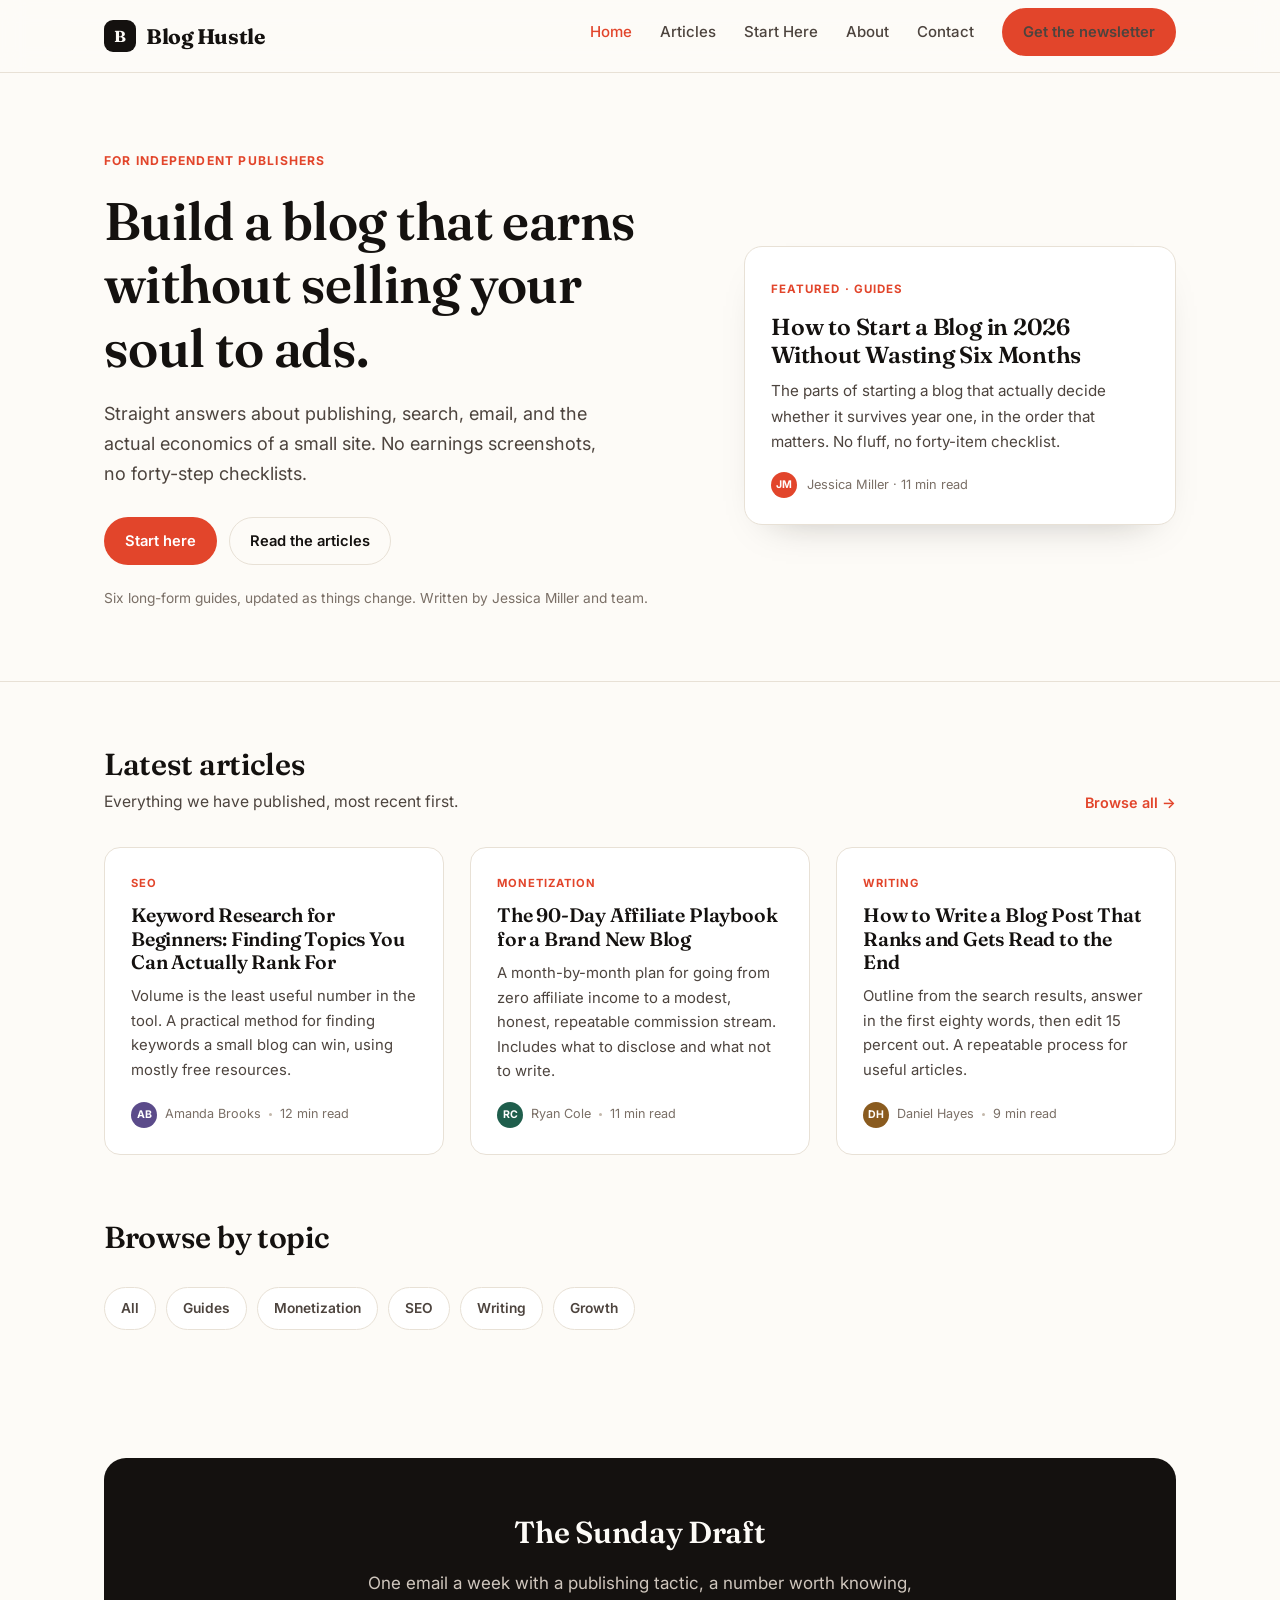
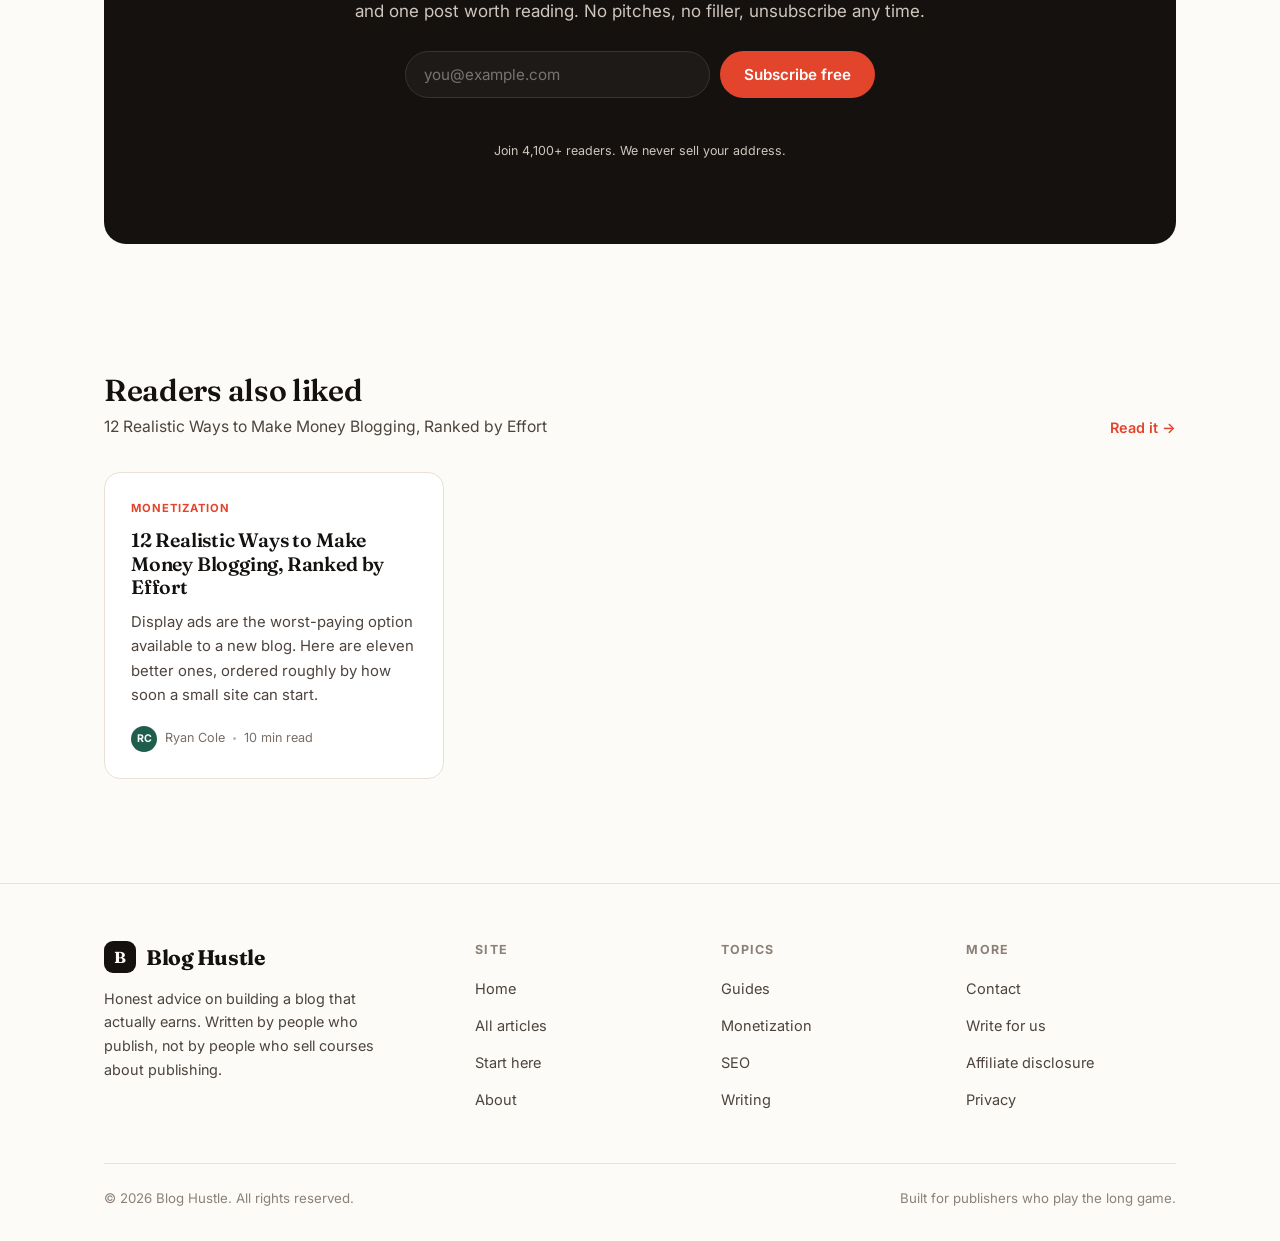
<file: index.html>
<!DOCTYPE html>
<html lang="en">
<head>
<meta charset="utf-8">
<meta name="viewport" content="width=device-width, initial-scale=1">
<title>Blog Hustle | Honest advice on building a blog that earns</title>
<meta name="description" content="Practical guides on starting a blog, ranking in search, building an email list, and making money without turning your site into an ad farm.">
<meta property="og:title" content="Blog Hustle | Honest advice on building a blog that earns">
<meta property="og:description" content="Practical guides on starting a blog, ranking in search, building an email list, and making money without turning your site into an ad farm.">
<meta property="og:type" content="website">
<meta name="twitter:card" content="summary_large_image">
<link rel="stylesheet" href="assets/style.css">
<link rel="icon" href="data:image/svg+xml,<svg xmlns='http://www.w3.org/2000/svg' viewBox='0 0 100 100'><rect width='100' height='100' rx='22' fill='%2314110f'/><text y='68' x='50' font-size='54' font-family='Georgia,serif' fill='%23fdfbf7' text-anchor='middle'>B</text></svg>">
</head>
<body>
<header class="site">
  <div class="wrap nav">
    <a class="brand" href="index.html"><span class="mark">B</span> Blog Hustle</a>
    <button class="nav-toggle" aria-expanded="false" aria-label="Toggle menu">Menu</button>
    <ul class="nav-links">
      <li><a href="index.html" style="color:var(--accent)">Home</a></li>
      <li><a href="blog.html">Articles</a></li>
      <li><a href="start-here.html">Start Here</a></li>
      <li><a href="about.html">About</a></li>
      <li><a href="contact.html">Contact</a></li>
      <li><a class="btn btn-primary" href="start-here.html#newsletter">Get the newsletter</a></li>
    </ul>
  </div>
</header>

<main>
  <section class="hero">
    <div class="wrap hero-grid">
      <div>
        <span class="eyebrow">For independent publishers</span>
        <h1>Build a blog that earns without selling your soul to ads.</h1>
        <p class="lede">Straight answers about publishing, search, email, and the actual economics of a small site. No earnings screenshots, no forty-step checklists.</p>
        <div class="hero-actions">
          <a class="btn btn-primary" href="start-here.html">Start here</a>
          <a class="btn btn-ghost" href="blog.html">Read the articles</a>
        </div>
        <p class="hero-note">Six long-form guides, updated as things change. Written by Jessica Miller and team.</p>
      </div>
      <a class="feature-card" href="posts/how-to-start-a-blog.html">
        <span class="tag">Featured &middot; Guides</span>
        <h3>How to Start a Blog in 2026 Without Wasting Six Months</h3>
        <p>The parts of starting a blog that actually decide whether it survives year one, in the order that matters. No fluff, no forty-item checklist.</p>
        <span class="feature-meta"><span class="avatar" style="background:#e2452b">JM</span> Jessica Miller &middot; 11 min read</span>
      </a>
    </div>
  </section>

  <section class="block">
    <div class="wrap">
      <div class="section-head">
        <div>
          <h2>Latest articles</h2>
          <p>Everything we have published, most recent first.</p>
        </div>
        <a href="blog.html">Browse all &rarr;</a>
      </div>
      <div class="grid">
        
<a class="card" href="posts/keyword-research-for-beginners.html" data-post data-cat="seo">
  <span class="tag">SEO</span>
  <h3>Keyword Research for Beginners: Finding Topics You Can Actually Rank For</h3>
  <p>Volume is the least useful number in the tool. A practical method for finding keywords a small blog can win, using mostly free resources.</p>
  <span class="meta"><span class="avatar" style="background:#5b4b8a">AB</span> <span>Amanda Brooks</span><span class="dot"></span><span>12 min read</span></span>
</a>


<a class="card" href="posts/affiliate-marketing-playbook.html" data-post data-cat="monetization">
  <span class="tag">Monetization</span>
  <h3>The 90-Day Affiliate Playbook for a Brand New Blog</h3>
  <p>A month-by-month plan for going from zero affiliate income to a modest, honest, repeatable commission stream. Includes what to disclose and what not to write.</p>
  <span class="meta"><span class="avatar" style="background:#1f5e4c">RC</span> <span>Ryan Cole</span><span class="dot"></span><span>11 min read</span></span>
</a>


<a class="card" href="posts/write-blog-posts-that-rank.html" data-post data-cat="writing">
  <span class="tag">Writing</span>
  <h3>How to Write a Blog Post That Ranks and Gets Read to the End</h3>
  <p>Outline from the search results, answer in the first eighty words, then edit 15 percent out. A repeatable process for useful articles.</p>
  <span class="meta"><span class="avatar" style="background:#8a5b1f">DH</span> <span>Daniel Hayes</span><span class="dot"></span><span>9 min read</span></span>
</a>

      </div>
    </div>
  </section>

  <section class="block" style="padding-top:0">
    <div class="wrap">
      <div class="section-head">
        <div><h2>Browse by topic</h2></div>
      </div>
      <div class="cats"><a class="chip" href="blog.html">All</a><a class="chip" href="blog.html?cat=guides">Guides</a><a class="chip" href="blog.html?cat=monetization">Monetization</a><a class="chip" href="blog.html?cat=seo">SEO</a><a class="chip" href="blog.html?cat=writing">Writing</a><a class="chip" href="blog.html?cat=growth">Growth</a></div>
    </div>
  </section>

  
<section class="block">
  <div class="wrap">
    <div class="newsletter" id="newsletter">
      <h2>The Sunday Draft</h2>
      <p>One email a week with a publishing tactic, a number worth knowing, and one post worth reading. No pitches, no filler, unsubscribe any time.</p>
      <form class="news-form" id="newsletterForm" novalidate>
        <input type="email" name="email" placeholder="you@example.com" aria-label="Email address" required>
        <button type="submit">Subscribe free</button>
      </form>
      <p class="form-msg" id="newsletterMsg"></p>
      <p class="form-note">Join 4,100+ readers. We never sell your address.</p>
    </div>
  </div>
</section>


  <section class="block">
    <div class="wrap">
      <div class="section-head">
        <div>
          <h2>Readers also liked</h2>
          <p>12 Realistic Ways to Make Money Blogging, Ranked by Effort</p>
        </div>
        <a href="posts/ways-to-make-money-blogging.html">Read it &rarr;</a>
      </div>
      <div class="grid">
        
<a class="card" href="posts/ways-to-make-money-blogging.html" data-post data-cat="monetization">
  <span class="tag">Monetization</span>
  <h3>12 Realistic Ways to Make Money Blogging, Ranked by Effort</h3>
  <p>Display ads are the worst-paying option available to a new blog. Here are eleven better ones, ordered roughly by how soon a small site can start.</p>
  <span class="meta"><span class="avatar" style="background:#1f5e4c">RC</span> <span>Ryan Cole</span><span class="dot"></span><span>10 min read</span></span>
</a>

      </div>
    </div>
  </section>
</main>

<footer class="site">
  <div class="wrap">
    <div class="foot-grid">
      <div class="foot-brand">
        <a class="brand" href="index.html"><span class="mark">B</span> Blog Hustle</a>
        <p>Honest advice on building a blog that actually earns. Written by people who publish, not by people who sell courses about publishing.</p>
      </div>
      <div class="foot-col">
        <h5>Site</h5>
        <ul>
          <li><a href="index.html">Home</a></li>
          <li><a href="blog.html">All articles</a></li>
          <li><a href="start-here.html">Start here</a></li>
          <li><a href="about.html">About</a></li>
        </ul>
      </div>
      <div class="foot-col">
        <h5>Topics</h5>
        <ul>
          <li><a href="blog.html?cat=guides">Guides</a></li>
          <li><a href="blog.html?cat=monetization">Monetization</a></li>
          <li><a href="blog.html?cat=seo">SEO</a></li>
          <li><a href="blog.html?cat=writing">Writing</a></li>
        </ul>
      </div>
      <div class="foot-col">
        <h5>More</h5>
        <ul>
          <li><a href="contact.html">Contact</a></li>
          <li><a href="contact.html">Write for us</a></li>
          <li><a href="about.html#disclosure">Affiliate disclosure</a></li>
          <li><a href="about.html#privacy">Privacy</a></li>
        </ul>
      </div>
    </div>
    <div class="foot-bottom">
      <span>&copy; 2026 Blog Hustle. All rights reserved.</span>
      <span>Built for publishers who play the long game.</span>
    </div>
  </div>
</footer>
<script src="assets/app.js"></script>
</body>
</html>
</file>
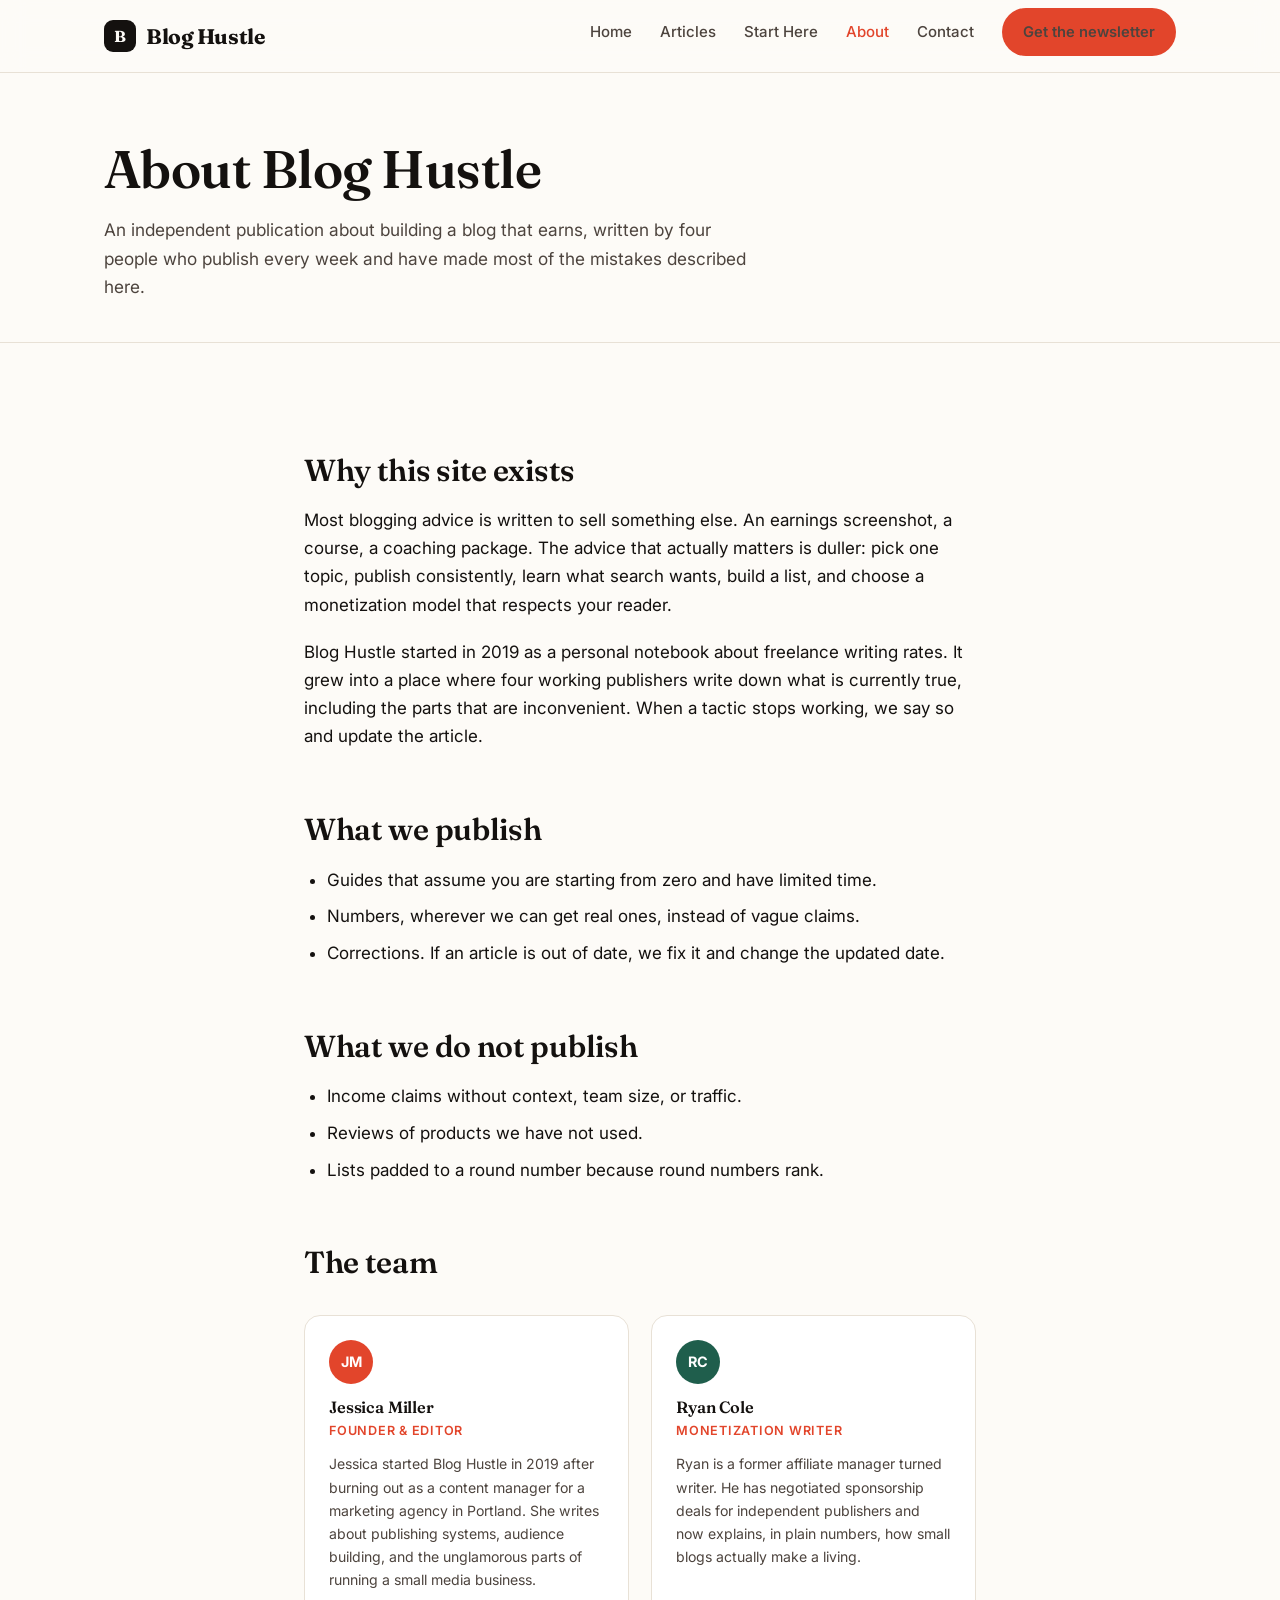
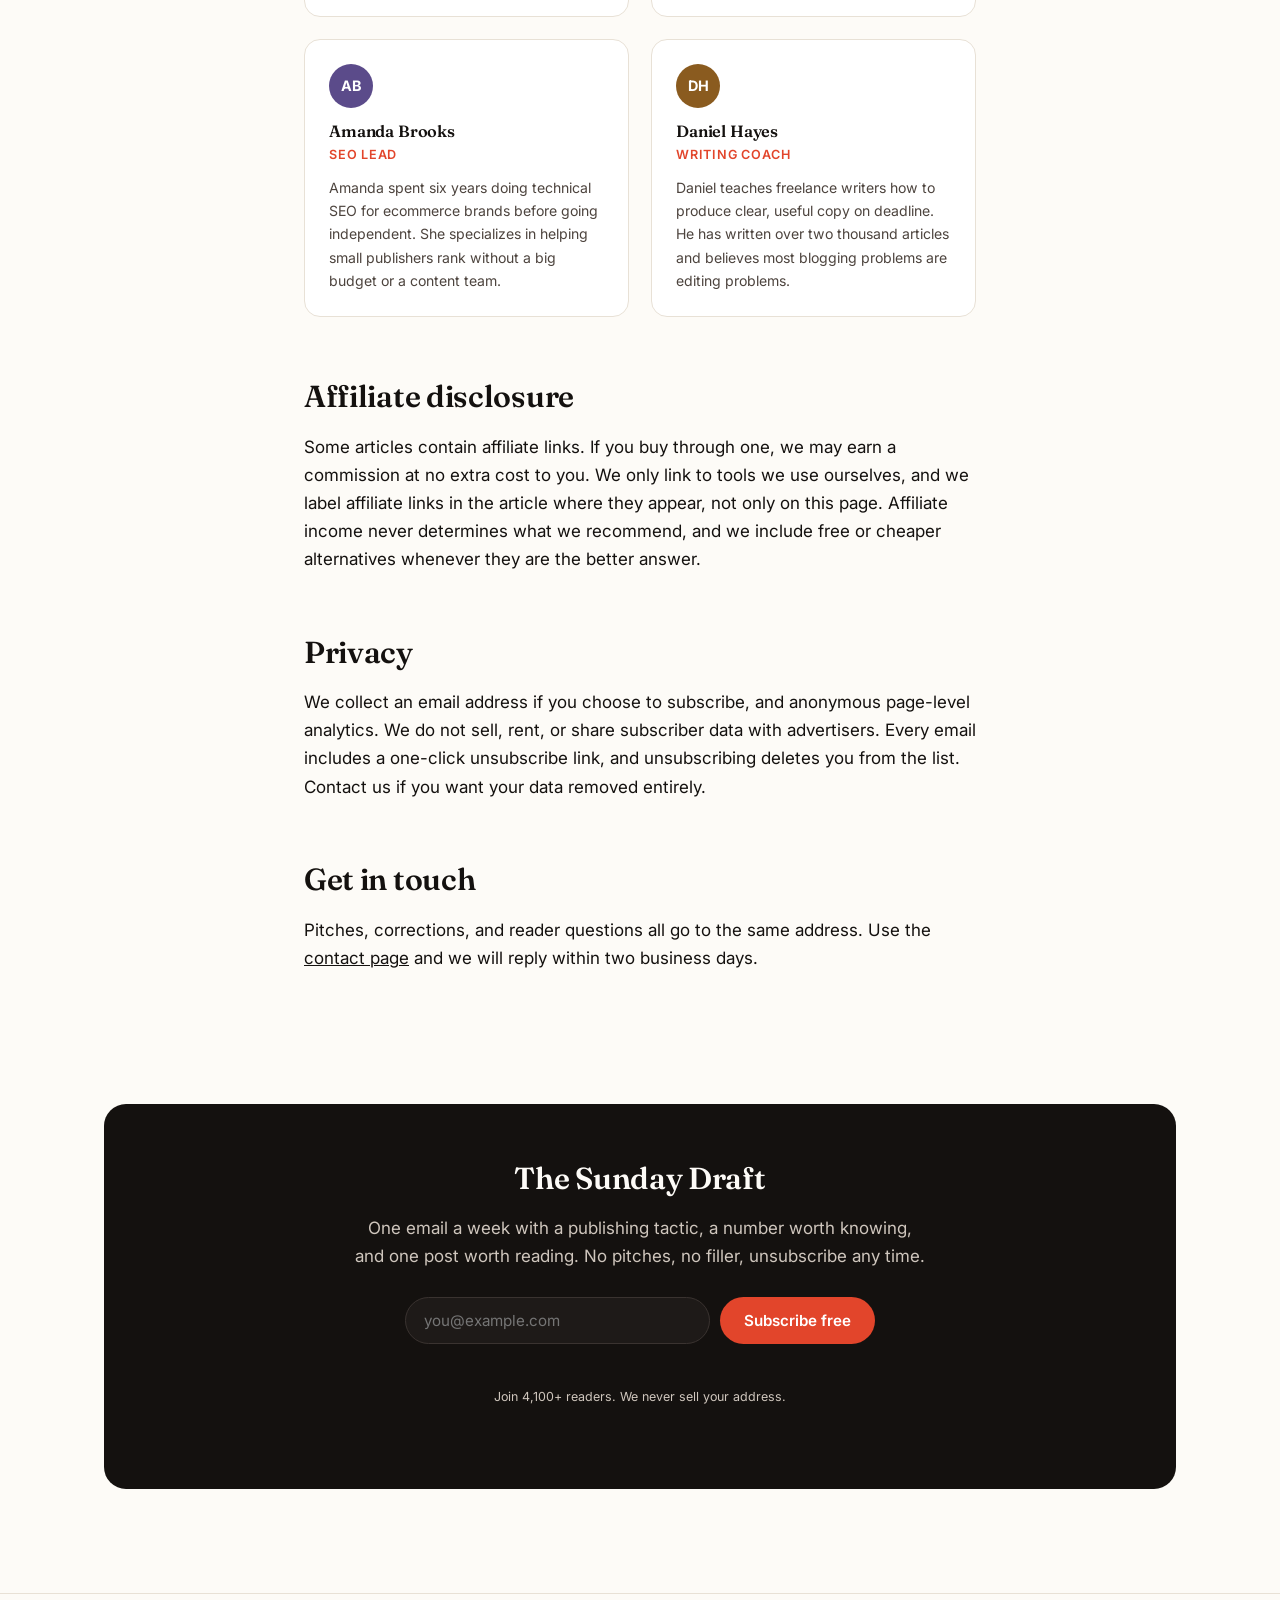
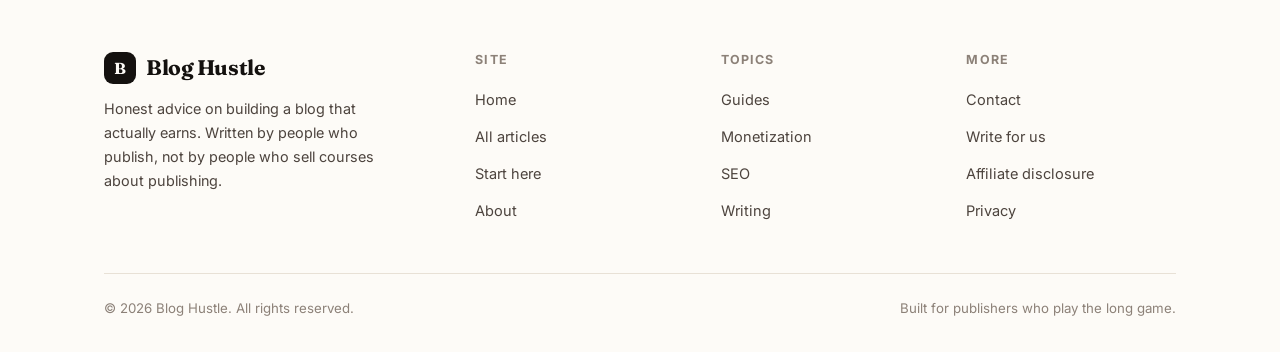
<file: about.html>
<!DOCTYPE html>
<html lang="en">
<head>
<meta charset="utf-8">
<meta name="viewport" content="width=device-width, initial-scale=1">
<title>About Blog Hustle</title>
<meta name="description" content="Who writes Blog Hustle, how we make money, and what we will and will not publish.">
<meta property="og:title" content="About Blog Hustle">
<meta property="og:description" content="Who writes Blog Hustle, how we make money, and what we will and will not publish.">
<meta property="og:type" content="website">
<meta name="twitter:card" content="summary_large_image">
<link rel="stylesheet" href="assets/style.css">
<link rel="icon" href="data:image/svg+xml,<svg xmlns='http://www.w3.org/2000/svg' viewBox='0 0 100 100'><rect width='100' height='100' rx='22' fill='%2314110f'/><text y='68' x='50' font-size='54' font-family='Georgia,serif' fill='%23fdfbf7' text-anchor='middle'>B</text></svg>">
</head>
<body>
<header class="site">
  <div class="wrap nav">
    <a class="brand" href="index.html"><span class="mark">B</span> Blog Hustle</a>
    <button class="nav-toggle" aria-expanded="false" aria-label="Toggle menu">Menu</button>
    <ul class="nav-links">
      <li><a href="index.html">Home</a></li>
      <li><a href="blog.html">Articles</a></li>
      <li><a href="start-here.html">Start Here</a></li>
      <li><a href="about.html" style="color:var(--accent)">About</a></li>
      <li><a href="contact.html">Contact</a></li>
      <li><a class="btn btn-primary" href="start-here.html#newsletter">Get the newsletter</a></li>
    </ul>
  </div>
</header>

<main>
  <section class="page-head">
    <div class="wrap">
      <h1>About Blog Hustle</h1>
      <p>An independent publication about building a blog that earns, written by four people who publish every week and have made most of the mistakes described here.</p>
    </div>
  </section>
  <section class="prose">
    <div class="narrow">
      <h2>Why this site exists</h2>
      <p>Most blogging advice is written to sell something else. An earnings screenshot, a course, a coaching package. The advice that actually matters is duller: pick one topic, publish consistently, learn what search wants, build a list, and choose a monetization model that respects your reader.</p>
      <p>Blog Hustle started in 2019 as a personal notebook about freelance writing rates. It grew into a place where four working publishers write down what is currently true, including the parts that are inconvenient. When a tactic stops working, we say so and update the article.</p>

      <h2>What we publish</h2>
      <ul>
        <li>Guides that assume you are starting from zero and have limited time.</li>
        <li>Numbers, wherever we can get real ones, instead of vague claims.</li>
        <li>Corrections. If an article is out of date, we fix it and change the updated date.</li>
      </ul>

      <h2>What we do not publish</h2>
      <ul>
        <li>Income claims without context, team size, or traffic.</li>
        <li>Reviews of products we have not used.</li>
        <li>Lists padded to a round number because round numbers rank.</li>
      </ul>

      <h2>The team</h2>
      <div class="team-grid"><div class="team-card"><span class="avatar" style="background:#e2452b">JM</span><h4>Jessica Miller</h4><div class="role">Founder & Editor</div><p>Jessica started Blog Hustle in 2019 after burning out as a content manager for a marketing agency in Portland. She writes about publishing systems, audience building, and the unglamorous parts of running a small media business.</p></div>
<div class="team-card"><span class="avatar" style="background:#1f5e4c">RC</span><h4>Ryan Cole</h4><div class="role">Monetization Writer</div><p>Ryan is a former affiliate manager turned writer. He has negotiated sponsorship deals for independent publishers and now explains, in plain numbers, how small blogs actually make a living.</p></div>
<div class="team-card"><span class="avatar" style="background:#5b4b8a">AB</span><h4>Amanda Brooks</h4><div class="role">SEO Lead</div><p>Amanda spent six years doing technical SEO for ecommerce brands before going independent. She specializes in helping small publishers rank without a big budget or a content team.</p></div>
<div class="team-card"><span class="avatar" style="background:#8a5b1f">DH</span><h4>Daniel Hayes</h4><div class="role">Writing Coach</div><p>Daniel teaches freelance writers how to produce clear, useful copy on deadline. He has written over two thousand articles and believes most blogging problems are editing problems.</p></div></div>

      <h2 id="disclosure">Affiliate disclosure</h2>
      <p>Some articles contain affiliate links. If you buy through one, we may earn a commission at no extra cost to you. We only link to tools we use ourselves, and we label affiliate links in the article where they appear, not only on this page. Affiliate income never determines what we recommend, and we include free or cheaper alternatives whenever they are the better answer.</p>

      <h2 id="privacy">Privacy</h2>
      <p>We collect an email address if you choose to subscribe, and anonymous page-level analytics. We do not sell, rent, or share subscriber data with advertisers. Every email includes a one-click unsubscribe link, and unsubscribing deletes you from the list. Contact us if you want your data removed entirely.</p>

      <h2>Get in touch</h2>
      <p>Pitches, corrections, and reader questions all go to the same address. Use the <a href="contact.html">contact page</a> and we will reply within two business days.</p>
    </div>
  </section>
  
<section class="block">
  <div class="wrap">
    <div class="newsletter" id="newsletter">
      <h2>The Sunday Draft</h2>
      <p>One email a week with a publishing tactic, a number worth knowing, and one post worth reading. No pitches, no filler, unsubscribe any time.</p>
      <form class="news-form" id="newsletterForm" novalidate>
        <input type="email" name="email" placeholder="you@example.com" aria-label="Email address" required>
        <button type="submit">Subscribe free</button>
      </form>
      <p class="form-msg" id="newsletterMsg"></p>
      <p class="form-note">Join 4,100+ readers. We never sell your address.</p>
    </div>
  </div>
</section>

</main>

<footer class="site">
  <div class="wrap">
    <div class="foot-grid">
      <div class="foot-brand">
        <a class="brand" href="index.html"><span class="mark">B</span> Blog Hustle</a>
        <p>Honest advice on building a blog that actually earns. Written by people who publish, not by people who sell courses about publishing.</p>
      </div>
      <div class="foot-col">
        <h5>Site</h5>
        <ul>
          <li><a href="index.html">Home</a></li>
          <li><a href="blog.html">All articles</a></li>
          <li><a href="start-here.html">Start here</a></li>
          <li><a href="about.html">About</a></li>
        </ul>
      </div>
      <div class="foot-col">
        <h5>Topics</h5>
        <ul>
          <li><a href="blog.html?cat=guides">Guides</a></li>
          <li><a href="blog.html?cat=monetization">Monetization</a></li>
          <li><a href="blog.html?cat=seo">SEO</a></li>
          <li><a href="blog.html?cat=writing">Writing</a></li>
        </ul>
      </div>
      <div class="foot-col">
        <h5>More</h5>
        <ul>
          <li><a href="contact.html">Contact</a></li>
          <li><a href="contact.html">Write for us</a></li>
          <li><a href="about.html#disclosure">Affiliate disclosure</a></li>
          <li><a href="about.html#privacy">Privacy</a></li>
        </ul>
      </div>
    </div>
    <div class="foot-bottom">
      <span>&copy; 2026 Blog Hustle. All rights reserved.</span>
      <span>Built for publishers who play the long game.</span>
    </div>
  </div>
</footer>
<script src="assets/app.js"></script>
</body>
</html>
</file>
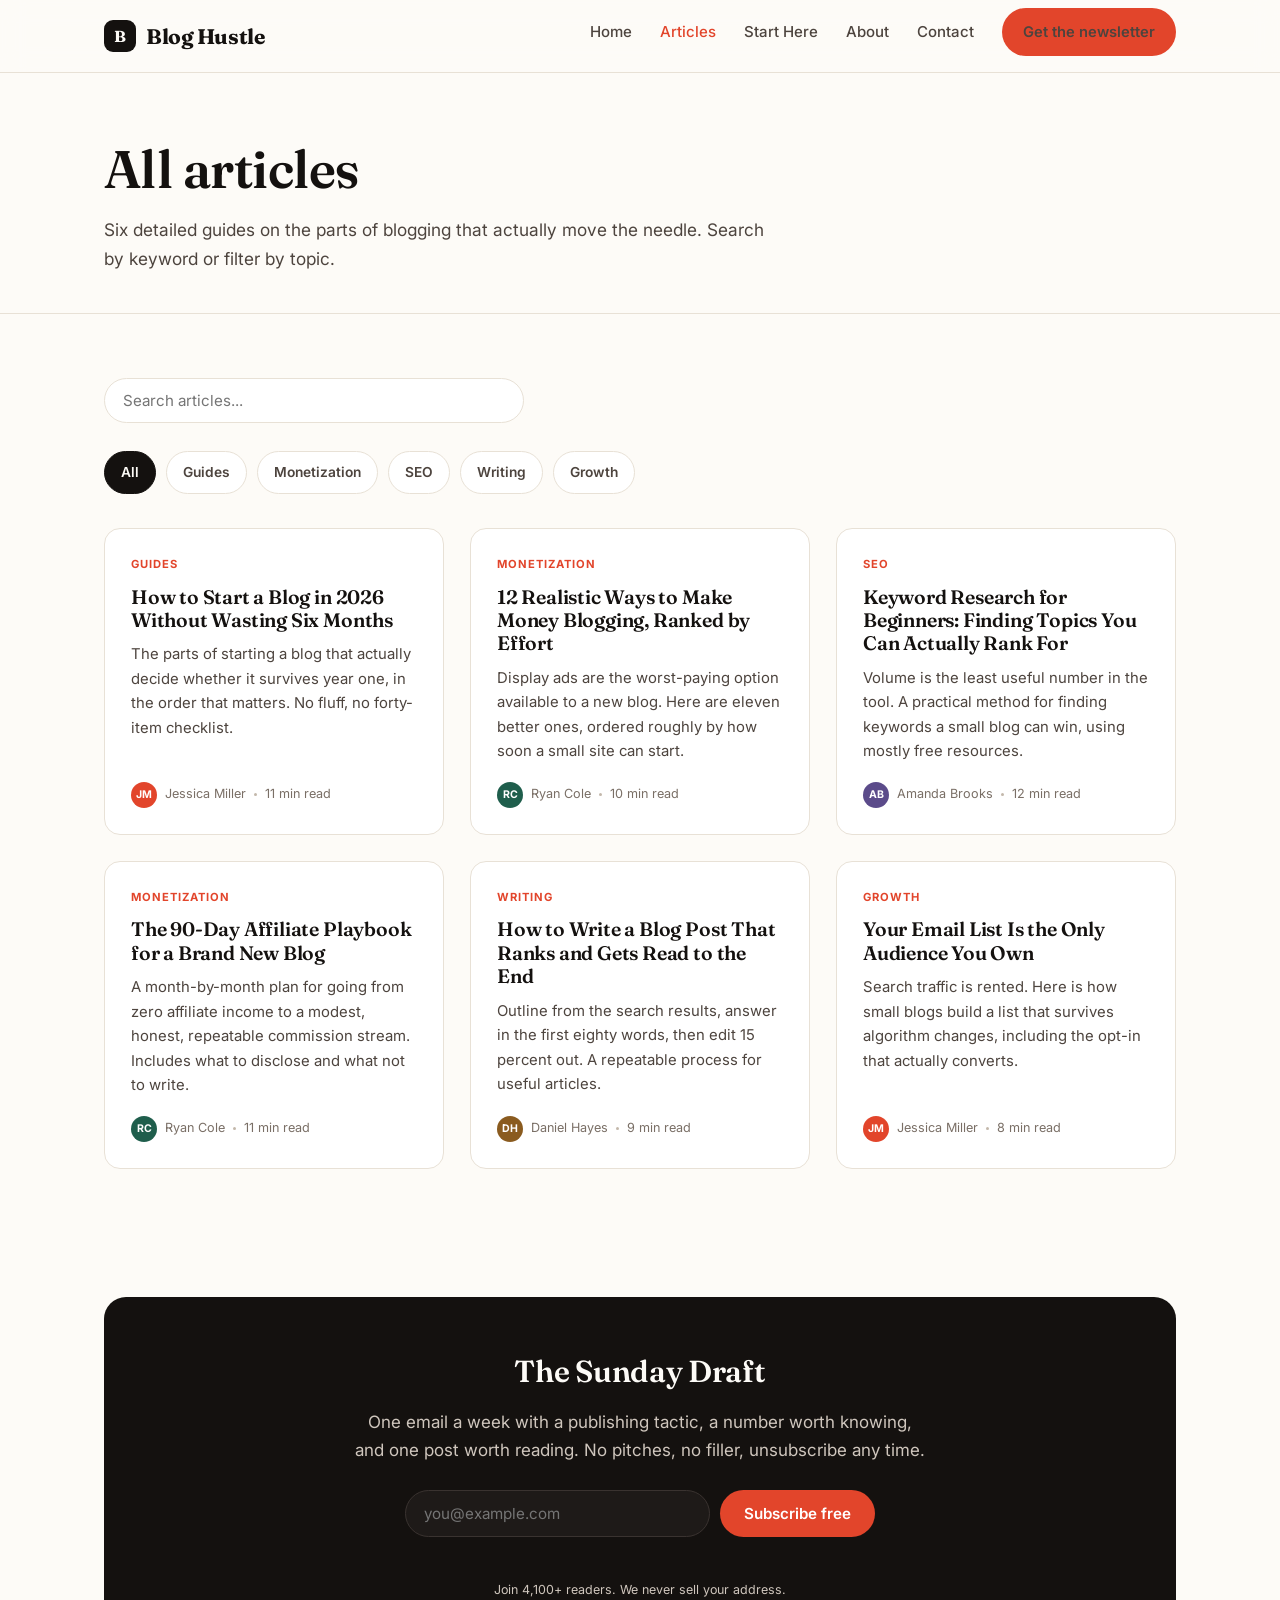
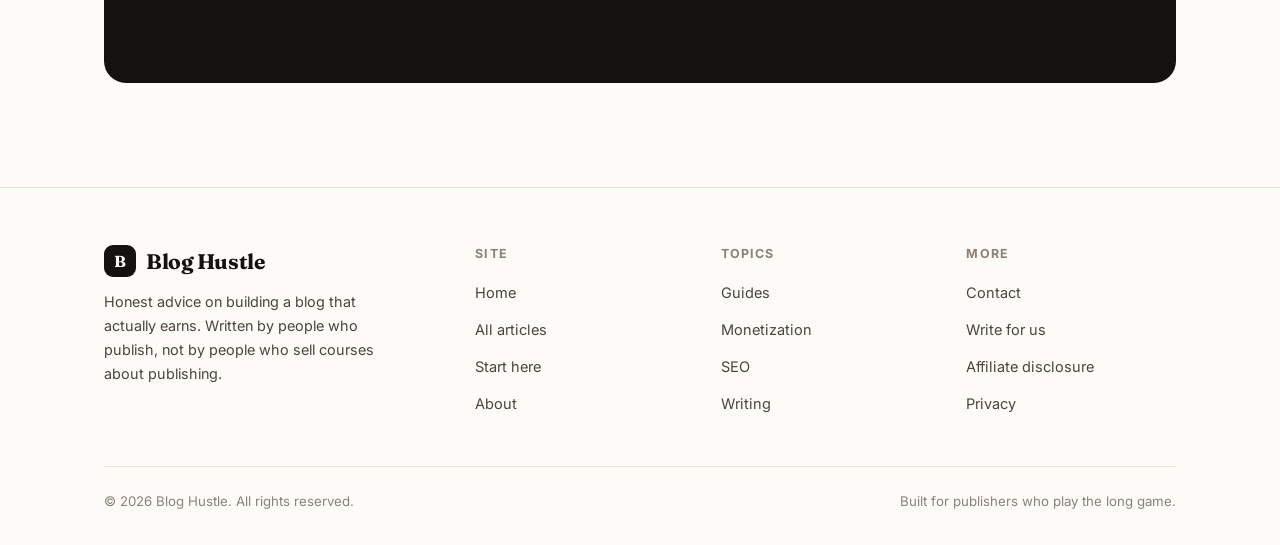
<file: blog.html>
<!DOCTYPE html>
<html lang="en">
<head>
<meta charset="utf-8">
<meta name="viewport" content="width=device-width, initial-scale=1">
<title>All Articles | Blog Hustle</title>
<meta name="description" content="Every Blog Hustle article on starting, growing, and monetizing an independent blog.">
<meta property="og:title" content="All Articles | Blog Hustle">
<meta property="og:description" content="Every Blog Hustle article on starting, growing, and monetizing an independent blog.">
<meta property="og:type" content="website">
<meta name="twitter:card" content="summary_large_image">
<link rel="stylesheet" href="assets/style.css">
<link rel="icon" href="data:image/svg+xml,<svg xmlns='http://www.w3.org/2000/svg' viewBox='0 0 100 100'><rect width='100' height='100' rx='22' fill='%2314110f'/><text y='68' x='50' font-size='54' font-family='Georgia,serif' fill='%23fdfbf7' text-anchor='middle'>B</text></svg>">
</head>
<body>
<header class="site">
  <div class="wrap nav">
    <a class="brand" href="index.html"><span class="mark">B</span> Blog Hustle</a>
    <button class="nav-toggle" aria-expanded="false" aria-label="Toggle menu">Menu</button>
    <ul class="nav-links">
      <li><a href="index.html">Home</a></li>
      <li><a href="blog.html" style="color:var(--accent)">Articles</a></li>
      <li><a href="start-here.html">Start Here</a></li>
      <li><a href="about.html">About</a></li>
      <li><a href="contact.html">Contact</a></li>
      <li><a class="btn btn-primary" href="start-here.html#newsletter">Get the newsletter</a></li>
    </ul>
  </div>
</header>

<main>
  <section class="page-head">
    <div class="wrap">
      <h1>All articles</h1>
      <p>Six detailed guides on the parts of blogging that actually move the needle. Search by keyword or filter by topic.</p>
    </div>
  </section>
  <section class="block">
    <div class="wrap">
      <div class="search-wrap">
        <input class="search-input" id="postSearch" type="search" placeholder="Search articles..." aria-label="Search articles">
      </div>
      <div class="cats" style="margin-bottom:34px"><a class="chip active" href="#" data-filter="all">All</a><a class="chip" href="#" data-filter="guides">Guides</a><a class="chip" href="#" data-filter="monetization">Monetization</a><a class="chip" href="#" data-filter="seo">SEO</a><a class="chip" href="#" data-filter="writing">Writing</a><a class="chip" href="#" data-filter="growth">Growth</a></div>
      <div class="grid">
        
<a class="card" href="posts/how-to-start-a-blog.html" data-post data-cat="guides">
  <span class="tag">Guides</span>
  <h3>How to Start a Blog in 2026 Without Wasting Six Months</h3>
  <p>The parts of starting a blog that actually decide whether it survives year one, in the order that matters. No fluff, no forty-item checklist.</p>
  <span class="meta"><span class="avatar" style="background:#e2452b">JM</span> <span>Jessica Miller</span><span class="dot"></span><span>11 min read</span></span>
</a>


<a class="card" href="posts/ways-to-make-money-blogging.html" data-post data-cat="monetization">
  <span class="tag">Monetization</span>
  <h3>12 Realistic Ways to Make Money Blogging, Ranked by Effort</h3>
  <p>Display ads are the worst-paying option available to a new blog. Here are eleven better ones, ordered roughly by how soon a small site can start.</p>
  <span class="meta"><span class="avatar" style="background:#1f5e4c">RC</span> <span>Ryan Cole</span><span class="dot"></span><span>10 min read</span></span>
</a>


<a class="card" href="posts/keyword-research-for-beginners.html" data-post data-cat="seo">
  <span class="tag">SEO</span>
  <h3>Keyword Research for Beginners: Finding Topics You Can Actually Rank For</h3>
  <p>Volume is the least useful number in the tool. A practical method for finding keywords a small blog can win, using mostly free resources.</p>
  <span class="meta"><span class="avatar" style="background:#5b4b8a">AB</span> <span>Amanda Brooks</span><span class="dot"></span><span>12 min read</span></span>
</a>


<a class="card" href="posts/affiliate-marketing-playbook.html" data-post data-cat="monetization">
  <span class="tag">Monetization</span>
  <h3>The 90-Day Affiliate Playbook for a Brand New Blog</h3>
  <p>A month-by-month plan for going from zero affiliate income to a modest, honest, repeatable commission stream. Includes what to disclose and what not to write.</p>
  <span class="meta"><span class="avatar" style="background:#1f5e4c">RC</span> <span>Ryan Cole</span><span class="dot"></span><span>11 min read</span></span>
</a>


<a class="card" href="posts/write-blog-posts-that-rank.html" data-post data-cat="writing">
  <span class="tag">Writing</span>
  <h3>How to Write a Blog Post That Ranks and Gets Read to the End</h3>
  <p>Outline from the search results, answer in the first eighty words, then edit 15 percent out. A repeatable process for useful articles.</p>
  <span class="meta"><span class="avatar" style="background:#8a5b1f">DH</span> <span>Daniel Hayes</span><span class="dot"></span><span>9 min read</span></span>
</a>


<a class="card" href="posts/email-list-for-bloggers.html" data-post data-cat="growth">
  <span class="tag">Growth</span>
  <h3>Your Email List Is the Only Audience You Own</h3>
  <p>Search traffic is rented. Here is how small blogs build a list that survives algorithm changes, including the opt-in that actually converts.</p>
  <span class="meta"><span class="avatar" style="background:#e2452b">JM</span> <span>Jessica Miller</span><span class="dot"></span><span>8 min read</span></span>
</a>

      </div>
      <p class="empty">No articles match that search yet.</p>
    </div>
  </section>
  
<section class="block">
  <div class="wrap">
    <div class="newsletter" id="newsletter">
      <h2>The Sunday Draft</h2>
      <p>One email a week with a publishing tactic, a number worth knowing, and one post worth reading. No pitches, no filler, unsubscribe any time.</p>
      <form class="news-form" id="newsletterForm" novalidate>
        <input type="email" name="email" placeholder="you@example.com" aria-label="Email address" required>
        <button type="submit">Subscribe free</button>
      </form>
      <p class="form-msg" id="newsletterMsg"></p>
      <p class="form-note">Join 4,100+ readers. We never sell your address.</p>
    </div>
  </div>
</section>

</main>

<footer class="site">
  <div class="wrap">
    <div class="foot-grid">
      <div class="foot-brand">
        <a class="brand" href="index.html"><span class="mark">B</span> Blog Hustle</a>
        <p>Honest advice on building a blog that actually earns. Written by people who publish, not by people who sell courses about publishing.</p>
      </div>
      <div class="foot-col">
        <h5>Site</h5>
        <ul>
          <li><a href="index.html">Home</a></li>
          <li><a href="blog.html">All articles</a></li>
          <li><a href="start-here.html">Start here</a></li>
          <li><a href="about.html">About</a></li>
        </ul>
      </div>
      <div class="foot-col">
        <h5>Topics</h5>
        <ul>
          <li><a href="blog.html?cat=guides">Guides</a></li>
          <li><a href="blog.html?cat=monetization">Monetization</a></li>
          <li><a href="blog.html?cat=seo">SEO</a></li>
          <li><a href="blog.html?cat=writing">Writing</a></li>
        </ul>
      </div>
      <div class="foot-col">
        <h5>More</h5>
        <ul>
          <li><a href="contact.html">Contact</a></li>
          <li><a href="contact.html">Write for us</a></li>
          <li><a href="about.html#disclosure">Affiliate disclosure</a></li>
          <li><a href="about.html#privacy">Privacy</a></li>
        </ul>
      </div>
    </div>
    <div class="foot-bottom">
      <span>&copy; 2026 Blog Hustle. All rights reserved.</span>
      <span>Built for publishers who play the long game.</span>
    </div>
  </div>
</footer>
<script src="assets/app.js"></script>
</body>
</html>
</file>
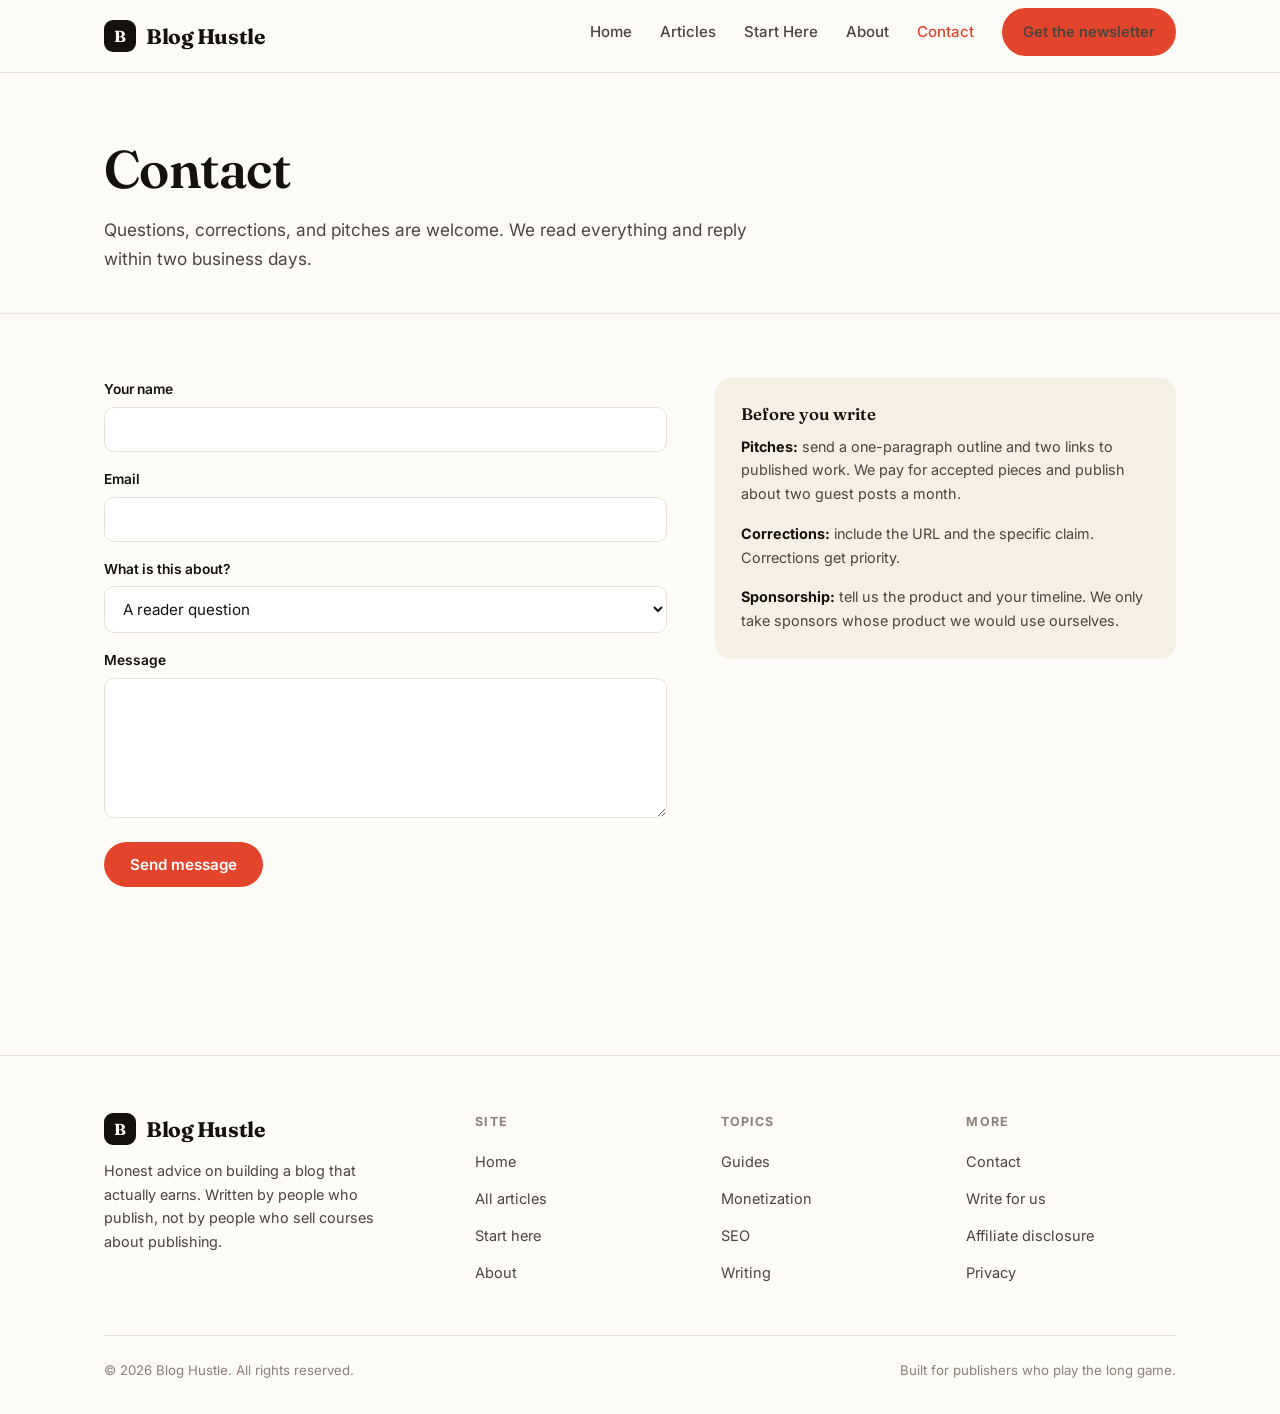
<file: contact.html>
<!DOCTYPE html>
<html lang="en">
<head>
<meta charset="utf-8">
<meta name="viewport" content="width=device-width, initial-scale=1">
<title>Contact | Blog Hustle</title>
<meta name="description" content="Get in touch with Blog Hustle about pitches, corrections, or sponsorship.">
<meta property="og:title" content="Contact | Blog Hustle">
<meta property="og:description" content="Get in touch with Blog Hustle about pitches, corrections, or sponsorship.">
<meta property="og:type" content="website">
<meta name="twitter:card" content="summary_large_image">
<link rel="stylesheet" href="assets/style.css">
<link rel="icon" href="data:image/svg+xml,<svg xmlns='http://www.w3.org/2000/svg' viewBox='0 0 100 100'><rect width='100' height='100' rx='22' fill='%2314110f'/><text y='68' x='50' font-size='54' font-family='Georgia,serif' fill='%23fdfbf7' text-anchor='middle'>B</text></svg>">
</head>
<body>
<header class="site">
  <div class="wrap nav">
    <a class="brand" href="index.html"><span class="mark">B</span> Blog Hustle</a>
    <button class="nav-toggle" aria-expanded="false" aria-label="Toggle menu">Menu</button>
    <ul class="nav-links">
      <li><a href="index.html">Home</a></li>
      <li><a href="blog.html">Articles</a></li>
      <li><a href="start-here.html">Start Here</a></li>
      <li><a href="about.html">About</a></li>
      <li><a href="contact.html" style="color:var(--accent)">Contact</a></li>
      <li><a class="btn btn-primary" href="start-here.html#newsletter">Get the newsletter</a></li>
    </ul>
  </div>
</header>

<main>
  <section class="page-head">
    <div class="wrap">
      <h1>Contact</h1>
      <p>Questions, corrections, and pitches are welcome. We read everything and reply within two business days.</p>
    </div>
  </section>
  <section class="block">
    <div class="wrap contact-grid">
      <form class="contact-form" id="contactForm" novalidate>
        <div>
          <label for="name">Your name</label>
          <input id="name" name="name" type="text" required>
        </div>
        <div>
          <label for="email">Email</label>
          <input id="email" name="email" type="email" required>
        </div>
        <div>
          <label for="topic">What is this about?</label>
          <select id="topic" name="topic">
            <option>A reader question</option>
            <option>Correction to an article</option>
            <option>Writing pitch</option>
            <option>Sponsorship or partnership</option>
            <option>Something else</option>
          </select>
        </div>
        <div>
          <label for="message">Message</label>
          <textarea id="message" name="message" required></textarea>
        </div>
        <button type="submit">Send message</button>
        <p class="form-msg" id="contactMsg"></p>
      </form>
      <div>
        <div class="info-box">
          <h3>Before you write</h3>
          <p><strong>Pitches:</strong> send a one-paragraph outline and two links to published work. We pay for accepted pieces and publish about two guest posts a month.</p>
          <p><strong>Corrections:</strong> include the URL and the specific claim. Corrections get priority.</p>
          <p><strong>Sponsorship:</strong> tell us the product and your timeline. We only take sponsors whose product we would use ourselves.</p>
        </div>
      </div>
    </div>
  </section>
</main>

<footer class="site">
  <div class="wrap">
    <div class="foot-grid">
      <div class="foot-brand">
        <a class="brand" href="index.html"><span class="mark">B</span> Blog Hustle</a>
        <p>Honest advice on building a blog that actually earns. Written by people who publish, not by people who sell courses about publishing.</p>
      </div>
      <div class="foot-col">
        <h5>Site</h5>
        <ul>
          <li><a href="index.html">Home</a></li>
          <li><a href="blog.html">All articles</a></li>
          <li><a href="start-here.html">Start here</a></li>
          <li><a href="about.html">About</a></li>
        </ul>
      </div>
      <div class="foot-col">
        <h5>Topics</h5>
        <ul>
          <li><a href="blog.html?cat=guides">Guides</a></li>
          <li><a href="blog.html?cat=monetization">Monetization</a></li>
          <li><a href="blog.html?cat=seo">SEO</a></li>
          <li><a href="blog.html?cat=writing">Writing</a></li>
        </ul>
      </div>
      <div class="foot-col">
        <h5>More</h5>
        <ul>
          <li><a href="contact.html">Contact</a></li>
          <li><a href="contact.html">Write for us</a></li>
          <li><a href="about.html#disclosure">Affiliate disclosure</a></li>
          <li><a href="about.html#privacy">Privacy</a></li>
        </ul>
      </div>
    </div>
    <div class="foot-bottom">
      <span>&copy; 2026 Blog Hustle. All rights reserved.</span>
      <span>Built for publishers who play the long game.</span>
    </div>
  </div>
</footer>
<script src="assets/app.js"></script>
</body>
</html>
</file>
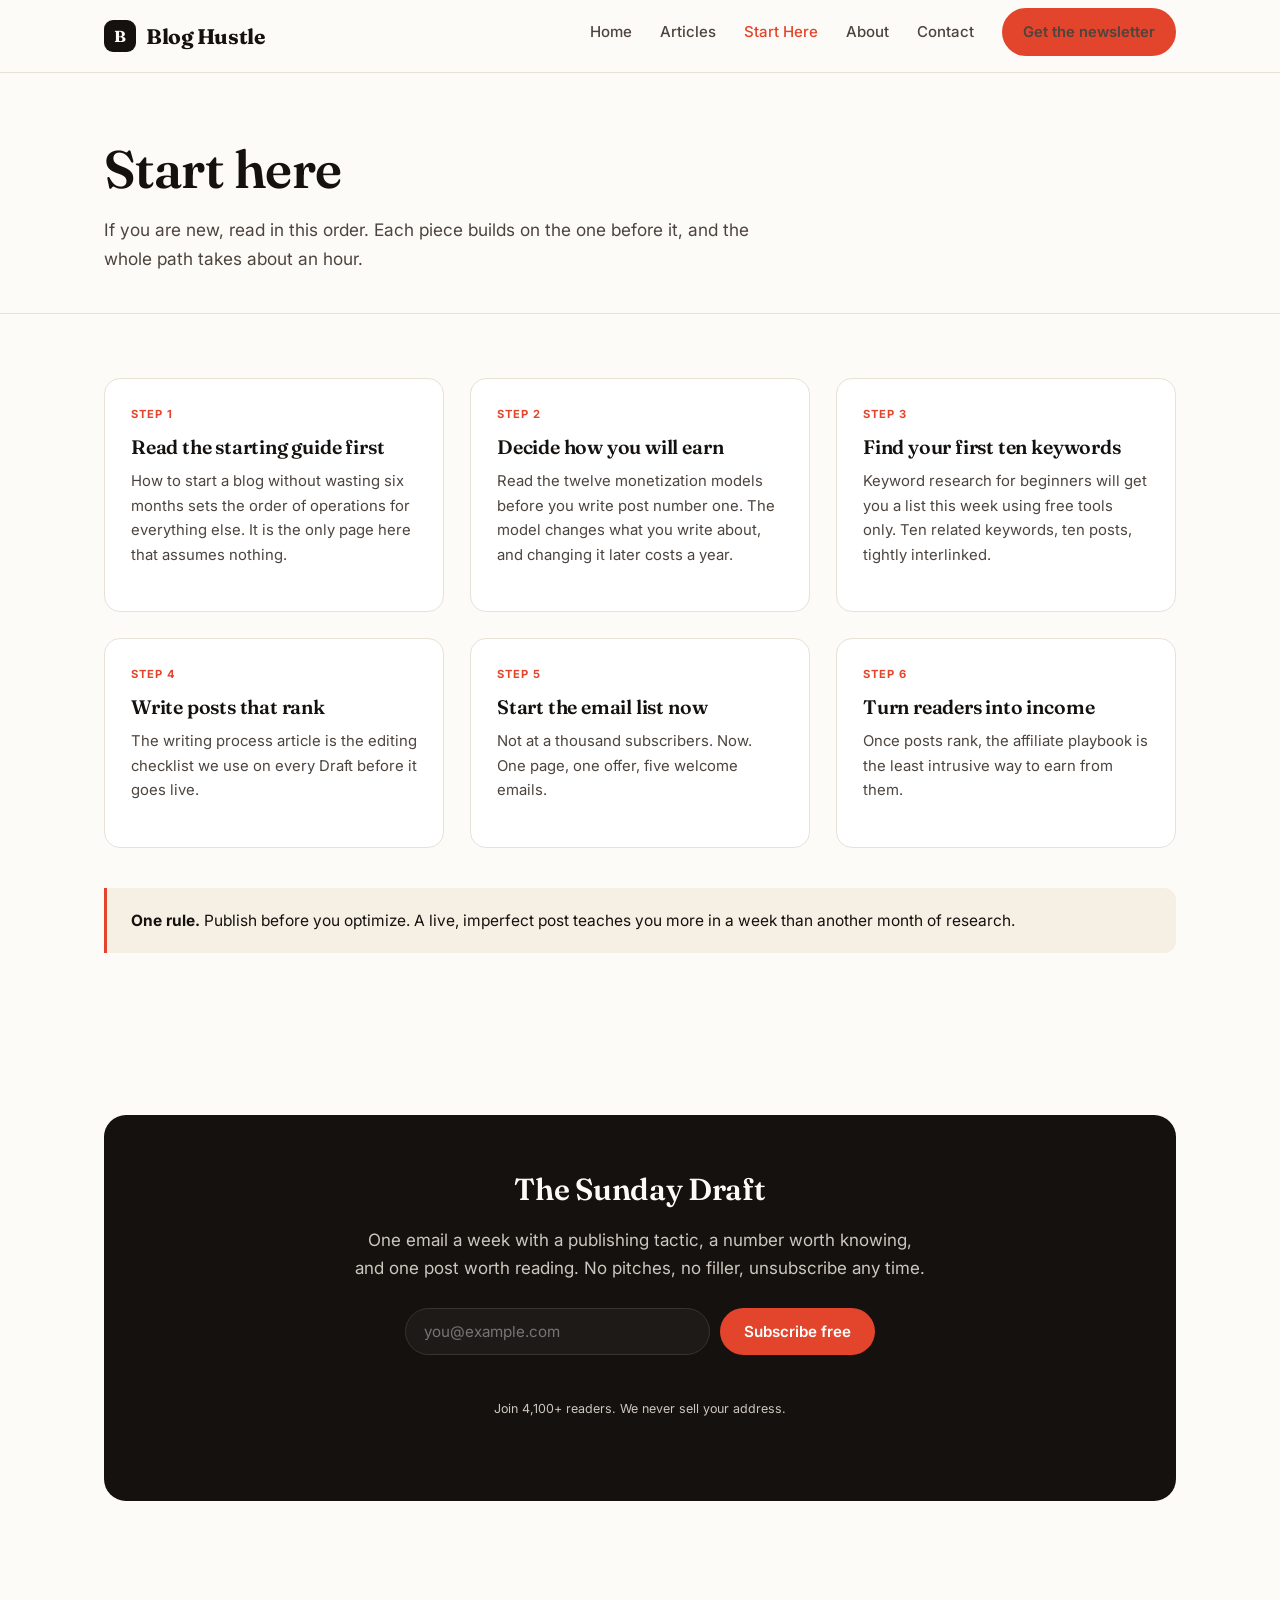
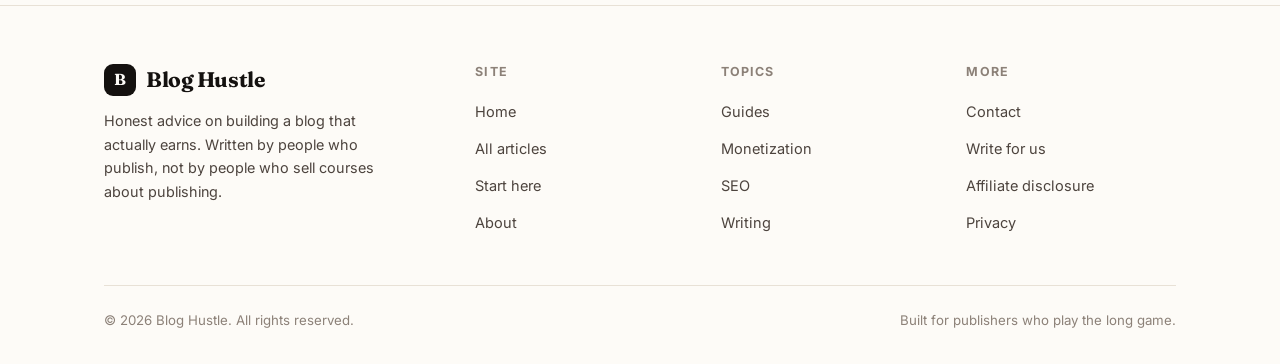
<file: start-here.html>
<!DOCTYPE html>
<html lang="en">
<head>
<meta charset="utf-8">
<meta name="viewport" content="width=device-width, initial-scale=1">
<title>Start Here | Blog Hustle</title>
<meta name="description" content="New to Blog Hustle? This is the reading order, plus the newsletter that delivers one useful tactic a week.">
<meta property="og:title" content="Start Here | Blog Hustle">
<meta property="og:description" content="New to Blog Hustle? This is the reading order, plus the newsletter that delivers one useful tactic a week.">
<meta property="og:type" content="website">
<meta name="twitter:card" content="summary_large_image">
<link rel="stylesheet" href="assets/style.css">
<link rel="icon" href="data:image/svg+xml,<svg xmlns='http://www.w3.org/2000/svg' viewBox='0 0 100 100'><rect width='100' height='100' rx='22' fill='%2314110f'/><text y='68' x='50' font-size='54' font-family='Georgia,serif' fill='%23fdfbf7' text-anchor='middle'>B</text></svg>">
</head>
<body>
<header class="site">
  <div class="wrap nav">
    <a class="brand" href="index.html"><span class="mark">B</span> Blog Hustle</a>
    <button class="nav-toggle" aria-expanded="false" aria-label="Toggle menu">Menu</button>
    <ul class="nav-links">
      <li><a href="index.html">Home</a></li>
      <li><a href="blog.html">Articles</a></li>
      <li><a href="start-here.html" style="color:var(--accent)">Start Here</a></li>
      <li><a href="about.html">About</a></li>
      <li><a href="contact.html">Contact</a></li>
      <li><a class="btn btn-primary" href="start-here.html#newsletter">Get the newsletter</a></li>
    </ul>
  </div>
</header>

<main>
  <section class="page-head">
    <div class="wrap">
      <h1>Start here</h1>
      <p>If you are new, read in this order. Each piece builds on the one before it, and the whole path takes about an hour.</p>
    </div>
  </section>
  <section class="block">
    <div class="wrap">
      <div class="grid"><div class="card"><span class="tag">Step 1</span><h3>Read the starting guide first</h3><p>How to start a blog without wasting six months sets the order of operations for everything else. It is the only page here that assumes nothing.</p></div>
<div class="card"><span class="tag">Step 2</span><h3>Decide how you will earn</h3><p>Read the twelve monetization models before you write post number one. The model changes what you write about, and changing it later costs a year.</p></div>
<div class="card"><span class="tag">Step 3</span><h3>Find your first ten keywords</h3><p>Keyword research for beginners will get you a list this week using free tools only. Ten related keywords, ten posts, tightly interlinked.</p></div>
<div class="card"><span class="tag">Step 4</span><h3>Write posts that rank</h3><p>The writing process article is the editing checklist we use on every Draft before it goes live.</p></div>
<div class="card"><span class="tag">Step 5</span><h3>Start the email list now</h3><p>Not at a thousand subscribers. Now. One page, one offer, five welcome emails.</p></div>
<div class="card"><span class="tag">Step 6</span><h3>Turn readers into income</h3><p>Once posts rank, the affiliate playbook is the least intrusive way to earn from them.</p></div></div>
      <div class="callout" style="margin-top:40px">
        <p><strong>One rule.</strong> Publish before you optimize. A live, imperfect post teaches you more in a week than another month of research.</p>
      </div>
    </div>
  </section>
  
<section class="block">
  <div class="wrap">
    <div class="newsletter" id="newsletter">
      <h2>The Sunday Draft</h2>
      <p>One email a week with a publishing tactic, a number worth knowing, and one post worth reading. No pitches, no filler, unsubscribe any time.</p>
      <form class="news-form" id="newsletterForm" novalidate>
        <input type="email" name="email" placeholder="you@example.com" aria-label="Email address" required>
        <button type="submit">Subscribe free</button>
      </form>
      <p class="form-msg" id="newsletterMsg"></p>
      <p class="form-note">Join 4,100+ readers. We never sell your address.</p>
    </div>
  </div>
</section>

</main>

<footer class="site">
  <div class="wrap">
    <div class="foot-grid">
      <div class="foot-brand">
        <a class="brand" href="index.html"><span class="mark">B</span> Blog Hustle</a>
        <p>Honest advice on building a blog that actually earns. Written by people who publish, not by people who sell courses about publishing.</p>
      </div>
      <div class="foot-col">
        <h5>Site</h5>
        <ul>
          <li><a href="index.html">Home</a></li>
          <li><a href="blog.html">All articles</a></li>
          <li><a href="start-here.html">Start here</a></li>
          <li><a href="about.html">About</a></li>
        </ul>
      </div>
      <div class="foot-col">
        <h5>Topics</h5>
        <ul>
          <li><a href="blog.html?cat=guides">Guides</a></li>
          <li><a href="blog.html?cat=monetization">Monetization</a></li>
          <li><a href="blog.html?cat=seo">SEO</a></li>
          <li><a href="blog.html?cat=writing">Writing</a></li>
        </ul>
      </div>
      <div class="foot-col">
        <h5>More</h5>
        <ul>
          <li><a href="contact.html">Contact</a></li>
          <li><a href="contact.html">Write for us</a></li>
          <li><a href="about.html#disclosure">Affiliate disclosure</a></li>
          <li><a href="about.html#privacy">Privacy</a></li>
        </ul>
      </div>
    </div>
    <div class="foot-bottom">
      <span>&copy; 2026 Blog Hustle. All rights reserved.</span>
      <span>Built for publishers who play the long game.</span>
    </div>
  </div>
</footer>
<script src="assets/app.js"></script>
</body>
</html>
</file>
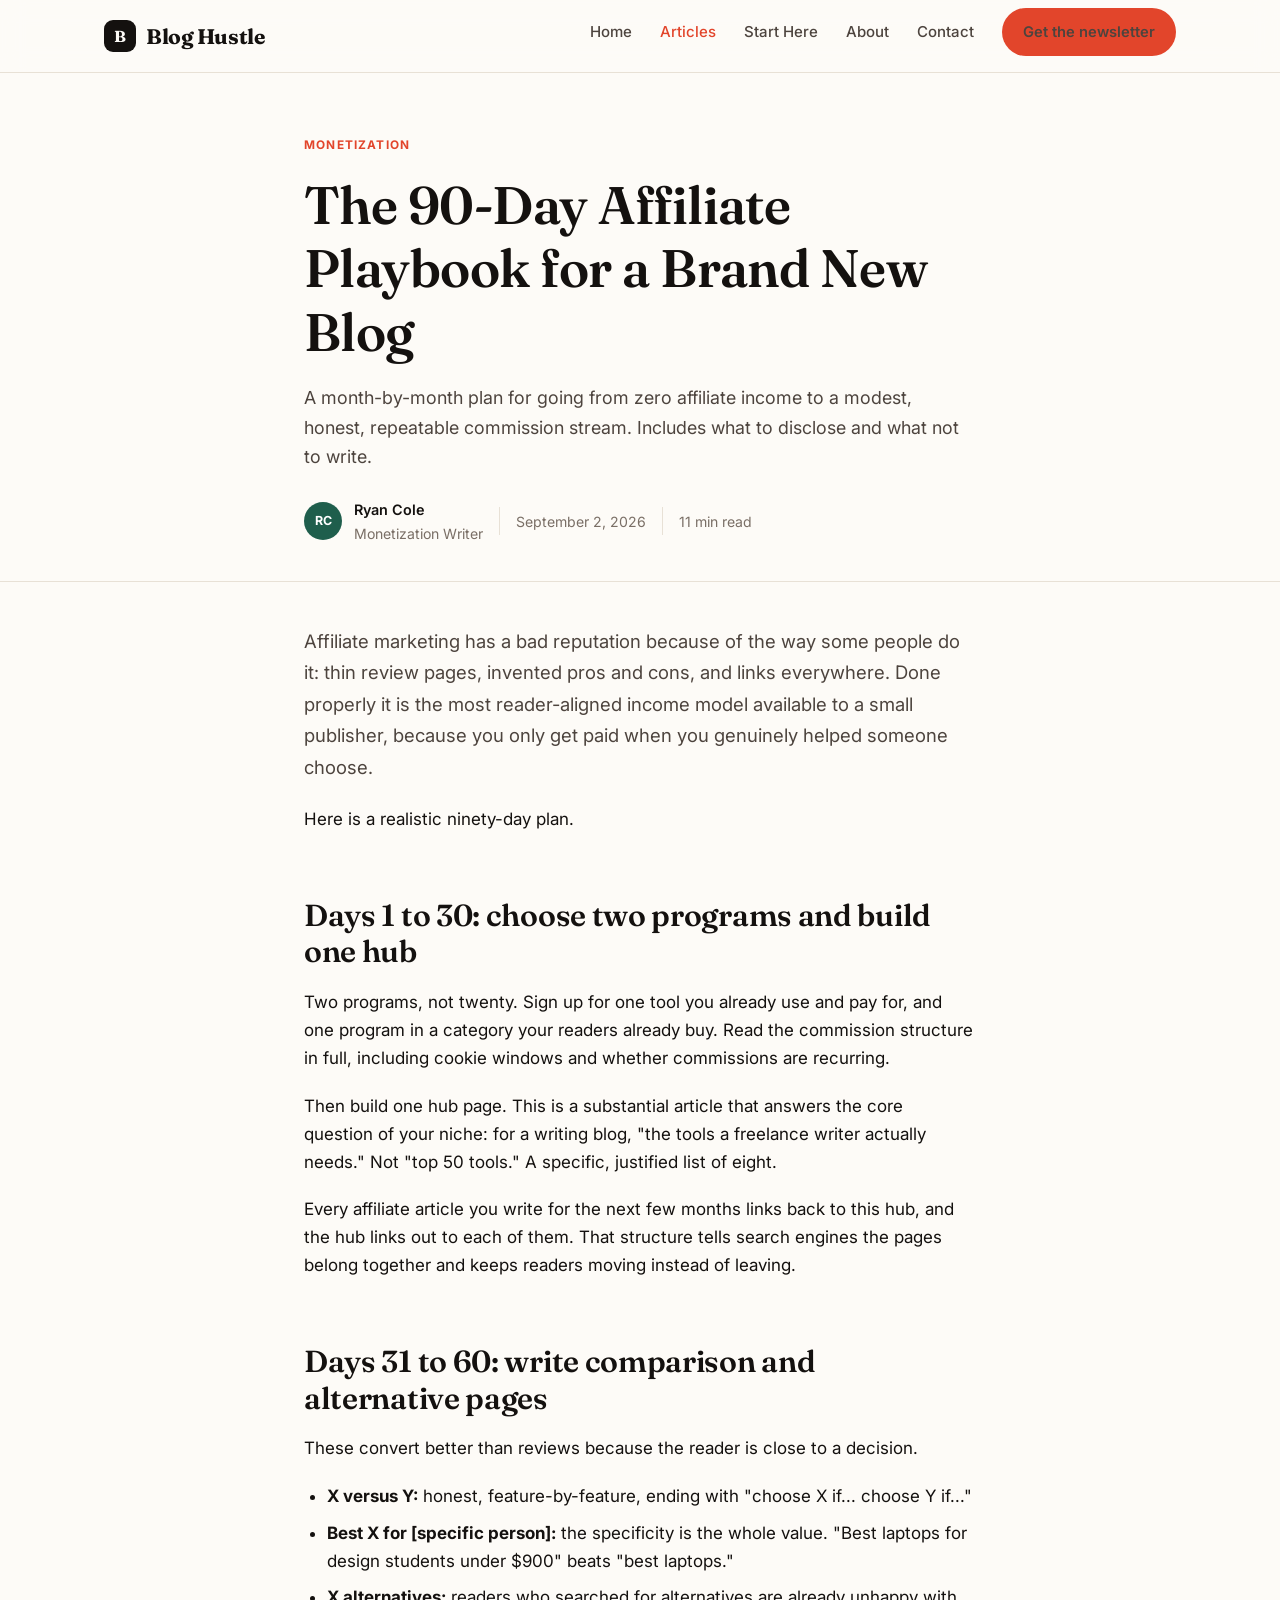
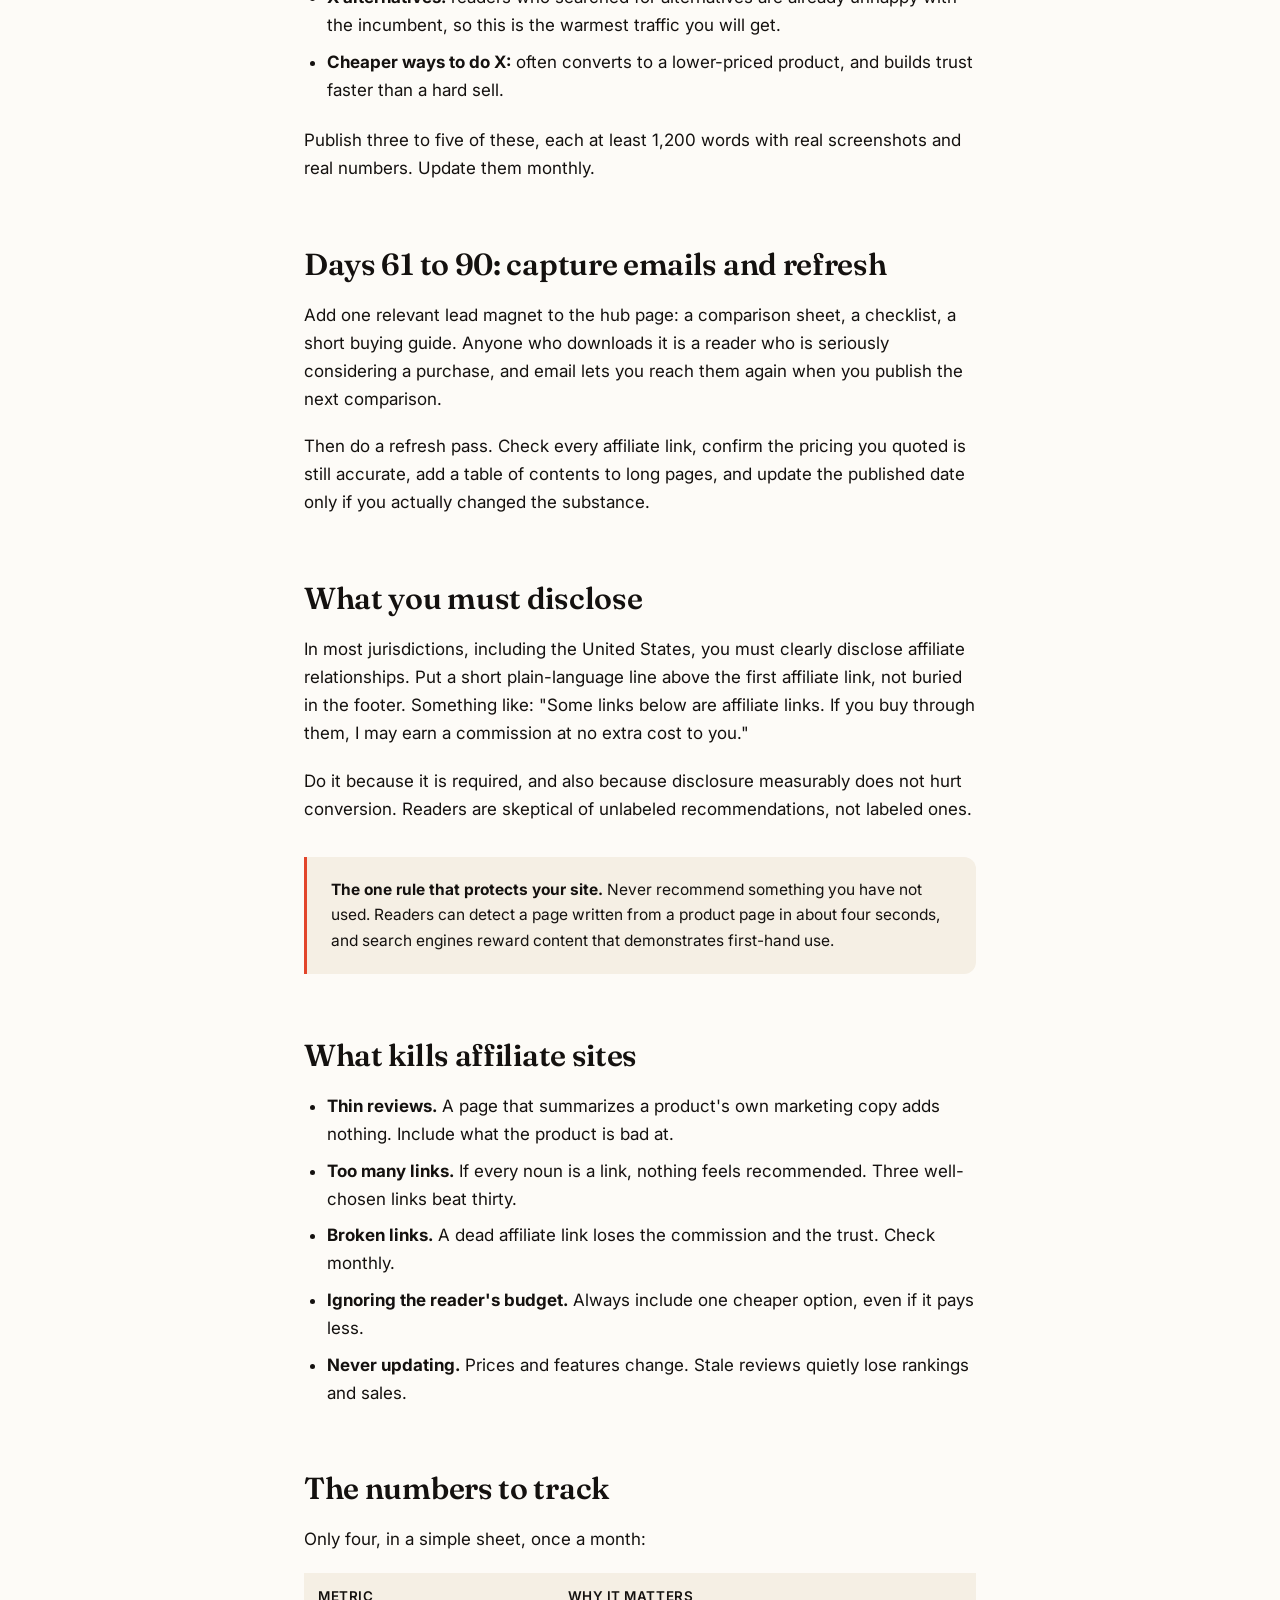
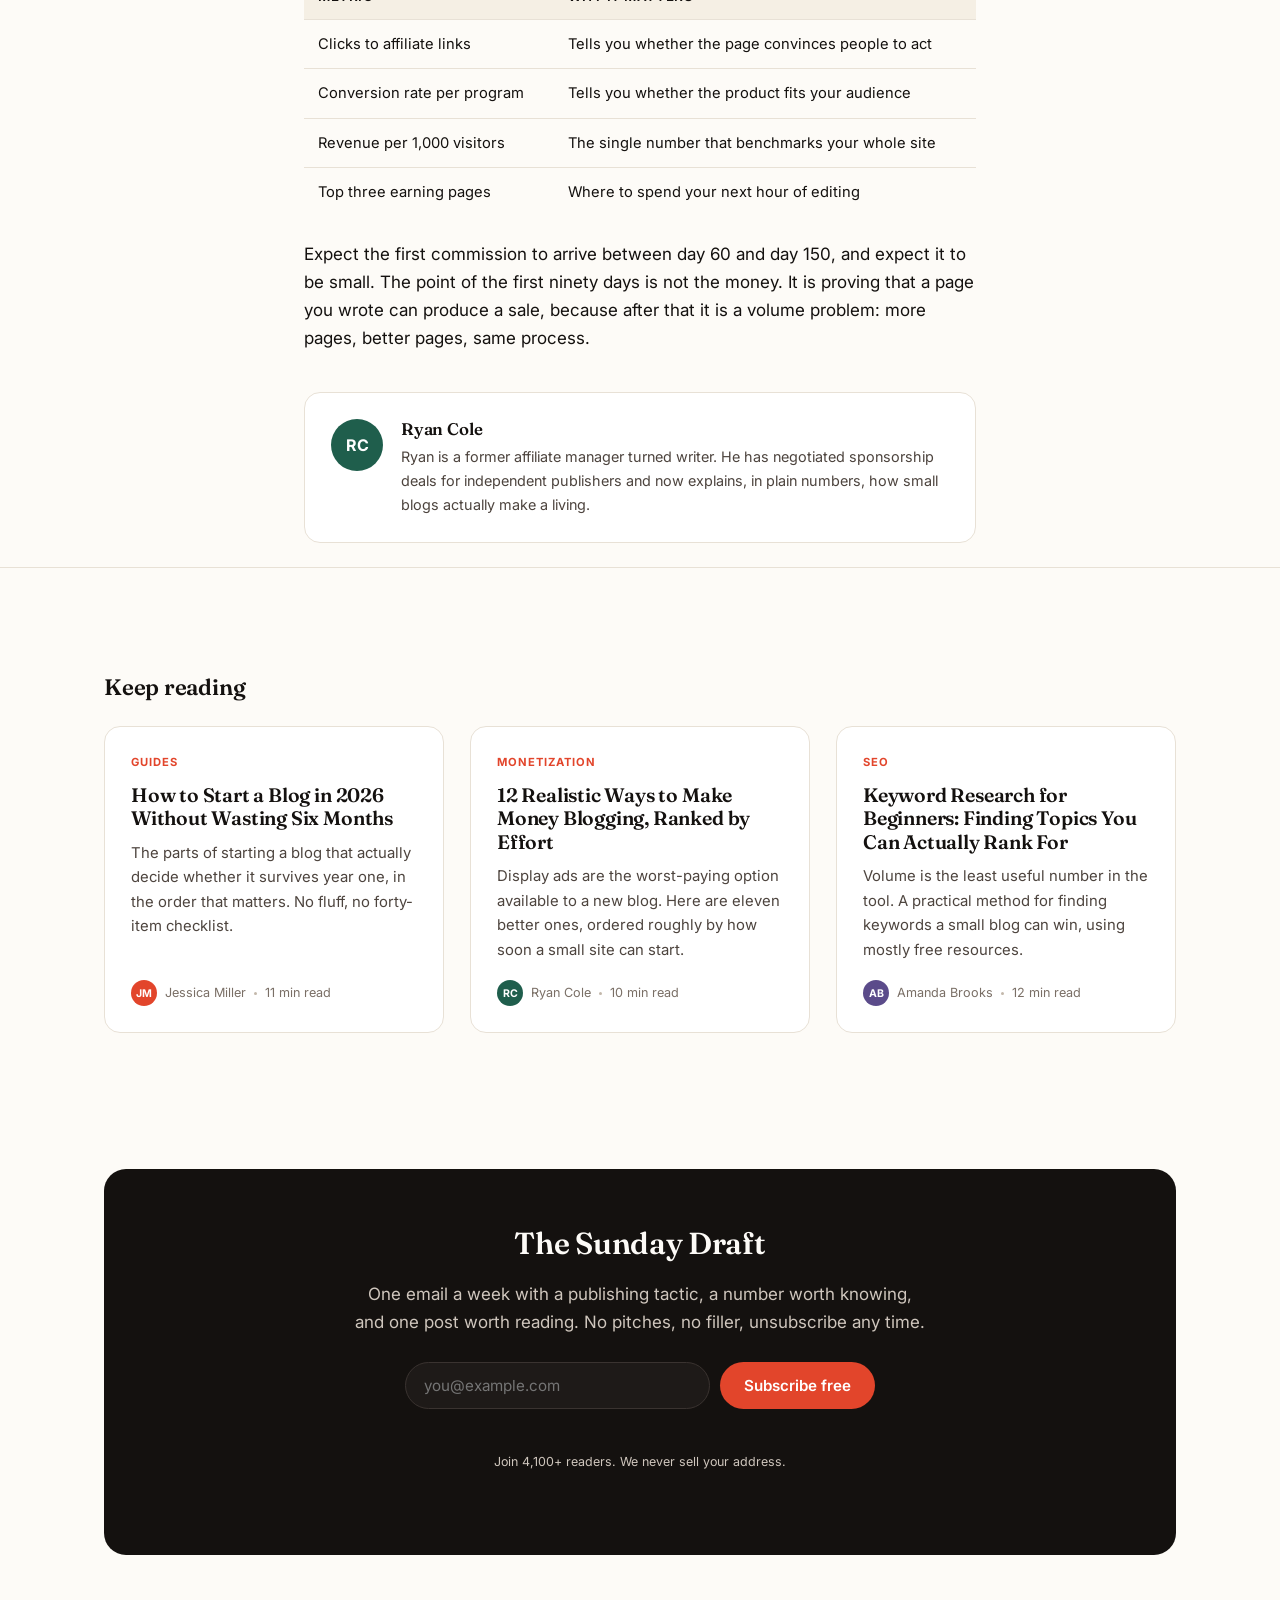
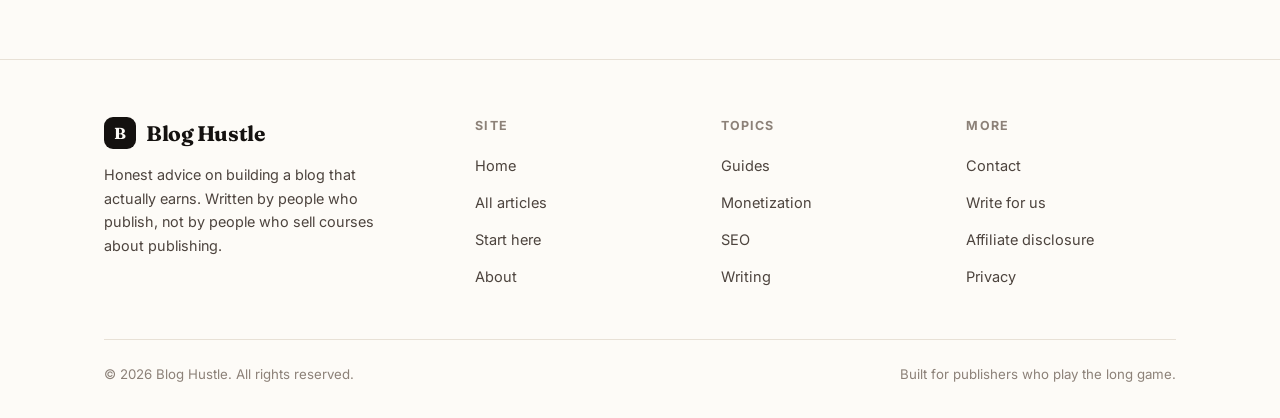
<file: posts/affiliate-marketing-playbook.html>
<!DOCTYPE html>
<html lang="en">
<head>
<meta charset="utf-8">
<meta name="viewport" content="width=device-width, initial-scale=1">
<title>The 90-Day Affiliate Playbook for a Brand New Blog | Blog Hustle</title>
<meta name="description" content="A month-by-month plan for going from zero affiliate income to a modest, honest, repeatable commission stream. Includes what to disclose and what not to write.">
<meta property="og:title" content="The 90-Day Affiliate Playbook for a Brand New Blog | Blog Hustle">
<meta property="og:description" content="A month-by-month plan for going from zero affiliate income to a modest, honest, repeatable commission stream. Includes what to disclose and what not to write.">
<meta property="og:type" content="website">
<meta name="twitter:card" content="summary_large_image">
<link rel="stylesheet" href="../assets/style.css">
<link rel="icon" href="data:image/svg+xml,<svg xmlns='http://www.w3.org/2000/svg' viewBox='0 0 100 100'><rect width='100' height='100' rx='22' fill='%2314110f'/><text y='68' x='50' font-size='54' font-family='Georgia,serif' fill='%23fdfbf7' text-anchor='middle'>B</text></svg>">
</head>
<body>
<header class="site">
  <div class="wrap nav">
    <a class="brand" href="../index.html"><span class="mark">B</span> Blog Hustle</a>
    <button class="nav-toggle" aria-expanded="false" aria-label="Toggle menu">Menu</button>
    <ul class="nav-links">
      <li><a href="../index.html">Home</a></li>
      <li><a href="../blog.html" style="color:var(--accent)">Articles</a></li>
      <li><a href="../start-here.html">Start Here</a></li>
      <li><a href="../about.html">About</a></li>
      <li><a href="../contact.html">Contact</a></li>
      <li><a class="btn btn-primary" href="../start-here.html#newsletter">Get the newsletter</a></li>
    </ul>
  </div>
</header>

<div class="progress"></div>
<main>
  <div class="post-header">
    <div class="narrow">
      <span class="tag">Monetization</span>
      <h1>The 90-Day Affiliate Playbook for a Brand New Blog</h1>
      <p class="dek">A month-by-month plan for going from zero affiliate income to a modest, honest, repeatable commission stream. Includes what to disclose and what not to write.</p>
      <div class="byline">
        <span class="avatar" style="background:#1f5e4c">RC</span>
        <div>
          <strong>Ryan Cole</strong>
          <span>Monetization Writer</span>
        </div>
        <span class="sep"></span>
        <span>September 2, 2026</span>
        <span class="sep"></span>
        <span>11 min read</span>
      </div>
    </div>
  </div>

  <article class="post">
    <div class="narrow">
      
<p class="lead">Affiliate marketing has a bad reputation because of the way some people do it: thin review pages, invented pros and cons, and links everywhere. Done properly it is the most reader-aligned income model available to a small publisher, because you only get paid when you genuinely helped someone choose.</p>

<p>Here is a realistic ninety-day plan.</p>

<h2>Days 1 to 30: choose two programs and build one hub</h2>

<p>Two programs, not twenty. Sign up for one tool you already use and pay for, and one program in a category your readers already buy. Read the commission structure in full, including cookie windows and whether commissions are recurring.</p>

<p>Then build one hub page. This is a substantial article that answers the core question of your niche: for a writing blog, "the tools a freelance writer actually needs." Not "top 50 tools." A specific, justified list of eight.</p>

<p>Every affiliate article you write for the next few months links back to this hub, and the hub links out to each of them. That structure tells search engines the pages belong together and keeps readers moving instead of leaving.</p>

<h2>Days 31 to 60: write comparison and alternative pages</h2>

<p>These convert better than reviews because the reader is close to a decision.</p>

<ul>
  <li><strong>X versus Y:</strong> honest, feature-by-feature, ending with "choose X if... choose Y if..."</li>
  <li><strong>Best X for [specific person]:</strong> the specificity is the whole value. "Best laptops for design students under $900" beats "best laptops."</li>
  <li><strong>X alternatives:</strong> readers who searched for alternatives are already unhappy with the incumbent, so this is the warmest traffic you will get.</li>
  <li><strong>Cheaper ways to do X:</strong> often converts to a lower-priced product, and builds trust faster than a hard sell.</li>
</ul>

<p>Publish three to five of these, each at least 1,200 words with real screenshots and real numbers. Update them monthly.</p>

<h2>Days 61 to 90: capture emails and refresh</h2>

<p>Add one relevant lead magnet to the hub page: a comparison sheet, a checklist, a short buying guide. Anyone who downloads it is a reader who is seriously considering a purchase, and email lets you reach them again when you publish the next comparison.</p>

<p>Then do a refresh pass. Check every affiliate link, confirm the pricing you quoted is still accurate, add a table of contents to long pages, and update the published date only if you actually changed the substance.</p>

<h2>What you must disclose</h2>

<p>In most jurisdictions, including the United States, you must clearly disclose affiliate relationships. Put a short plain-language line above the first affiliate link, not buried in the footer. Something like: "Some links below are affiliate links. If you buy through them, I may earn a commission at no extra cost to you."</p>

<p>Do it because it is required, and also because disclosure measurably does not hurt conversion. Readers are skeptical of unlabeled recommendations, not labeled ones.</p>

<div class="callout">
  <p><strong>The one rule that protects your site.</strong> Never recommend something you have not used. Readers can detect a page written from a product page in about four seconds, and search engines reward content that demonstrates first-hand use.</p>
</div>

<h2>What kills affiliate sites</h2>

<ul>
  <li><strong>Thin reviews.</strong> A page that summarizes a product's own marketing copy adds nothing. Include what the product is bad at.</li>
  <li><strong>Too many links.</strong> If every noun is a link, nothing feels recommended. Three well-chosen links beat thirty.</li>
  <li><strong>Broken links.</strong> A dead affiliate link loses the commission and the trust. Check monthly.</li>
  <li><strong>Ignoring the reader's budget.</strong> Always include one cheaper option, even if it pays less.</li>
  <li><strong>Never updating.</strong> Prices and features change. Stale reviews quietly lose rankings and sales.</li>
</ul>

<h2>The numbers to track</h2>

<p>Only four, in a simple sheet, once a month:</p>

<table>
  <thead><tr><th>Metric</th><th>Why it matters</th></tr></thead>
  <tbody>
    <tr><td>Clicks to affiliate links</td><td>Tells you whether the page convinces people to act</td></tr>
    <tr><td>Conversion rate per program</td><td>Tells you whether the product fits your audience</td></tr>
    <tr><td>Revenue per 1,000 visitors</td><td>The single number that benchmarks your whole site</td></tr>
    <tr><td>Top three earning pages</td><td>Where to spend your next hour of editing</td></tr>
  </tbody>
</table>

<p>Expect the first commission to arrive between day 60 and day 150, and expect it to be small. The point of the first ninety days is not the money. It is proving that a page you wrote can produce a sale, because after that it is a volume problem: more pages, better pages, same process.</p>


      <div class="author-box">
        <span class="avatar" style="background:#1f5e4c">RC</span>
        <div>
          <h4>Ryan Cole</h4>
          <p>Ryan is a former affiliate manager turned writer. He has negotiated sponsorship deals for independent publishers and now explains, in plain numbers, how small blogs actually make a living.</p>
        </div>
      </div>
    </div>
  </article>

  <section class="related">
    <div class="wrap">
      <h2>Keep reading</h2>
      <div class="grid">
        
<a class="card" href="../posts/how-to-start-a-blog.html" data-post data-cat="guides">
  <span class="tag">Guides</span>
  <h3>How to Start a Blog in 2026 Without Wasting Six Months</h3>
  <p>The parts of starting a blog that actually decide whether it survives year one, in the order that matters. No fluff, no forty-item checklist.</p>
  <span class="meta"><span class="avatar" style="background:#e2452b">JM</span> <span>Jessica Miller</span><span class="dot"></span><span>11 min read</span></span>
</a>


<a class="card" href="../posts/ways-to-make-money-blogging.html" data-post data-cat="monetization">
  <span class="tag">Monetization</span>
  <h3>12 Realistic Ways to Make Money Blogging, Ranked by Effort</h3>
  <p>Display ads are the worst-paying option available to a new blog. Here are eleven better ones, ordered roughly by how soon a small site can start.</p>
  <span class="meta"><span class="avatar" style="background:#1f5e4c">RC</span> <span>Ryan Cole</span><span class="dot"></span><span>10 min read</span></span>
</a>


<a class="card" href="../posts/keyword-research-for-beginners.html" data-post data-cat="seo">
  <span class="tag">SEO</span>
  <h3>Keyword Research for Beginners: Finding Topics You Can Actually Rank For</h3>
  <p>Volume is the least useful number in the tool. A practical method for finding keywords a small blog can win, using mostly free resources.</p>
  <span class="meta"><span class="avatar" style="background:#5b4b8a">AB</span> <span>Amanda Brooks</span><span class="dot"></span><span>12 min read</span></span>
</a>

      </div>
    </div>
  </section>

  
<section class="block">
  <div class="wrap">
    <div class="newsletter" id="newsletter">
      <h2>The Sunday Draft</h2>
      <p>One email a week with a publishing tactic, a number worth knowing, and one post worth reading. No pitches, no filler, unsubscribe any time.</p>
      <form class="news-form" id="newsletterForm" novalidate>
        <input type="email" name="email" placeholder="you@example.com" aria-label="Email address" required>
        <button type="submit">Subscribe free</button>
      </form>
      <p class="form-msg" id="newsletterMsg"></p>
      <p class="form-note">Join 4,100+ readers. We never sell your address.</p>
    </div>
  </div>
</section>

</main>
<script type="application/ld+json">{"@context": "https://schema.org", "@type": "BlogPosting", "headline": "The 90-Day Affiliate Playbook for a Brand New Blog", "description": "A month-by-month plan for going from zero affiliate income to a modest, honest, repeatable commission stream. Includes what to disclose and what not to write.", "datePublished": "2026-09-02", "author": {"@type": "Person", "name": "Ryan Cole"}, "publisher": {"@type": "Organization", "name": "Blog Hustle"}, "articleSection": "Monetization"}</script>

<footer class="site">
  <div class="wrap">
    <div class="foot-grid">
      <div class="foot-brand">
        <a class="brand" href="../index.html"><span class="mark">B</span> Blog Hustle</a>
        <p>Honest advice on building a blog that actually earns. Written by people who publish, not by people who sell courses about publishing.</p>
      </div>
      <div class="foot-col">
        <h5>Site</h5>
        <ul>
          <li><a href="../index.html">Home</a></li>
          <li><a href="../blog.html">All articles</a></li>
          <li><a href="../start-here.html">Start here</a></li>
          <li><a href="../about.html">About</a></li>
        </ul>
      </div>
      <div class="foot-col">
        <h5>Topics</h5>
        <ul>
          <li><a href="../blog.html?cat=guides">Guides</a></li>
          <li><a href="../blog.html?cat=monetization">Monetization</a></li>
          <li><a href="../blog.html?cat=seo">SEO</a></li>
          <li><a href="../blog.html?cat=writing">Writing</a></li>
        </ul>
      </div>
      <div class="foot-col">
        <h5>More</h5>
        <ul>
          <li><a href="../contact.html">Contact</a></li>
          <li><a href="../contact.html">Write for us</a></li>
          <li><a href="../about.html#disclosure">Affiliate disclosure</a></li>
          <li><a href="../about.html#privacy">Privacy</a></li>
        </ul>
      </div>
    </div>
    <div class="foot-bottom">
      <span>&copy; 2026 Blog Hustle. All rights reserved.</span>
      <span>Built for publishers who play the long game.</span>
    </div>
  </div>
</footer>
<script src="../assets/app.js"></script>
</body>
</html>
</file>
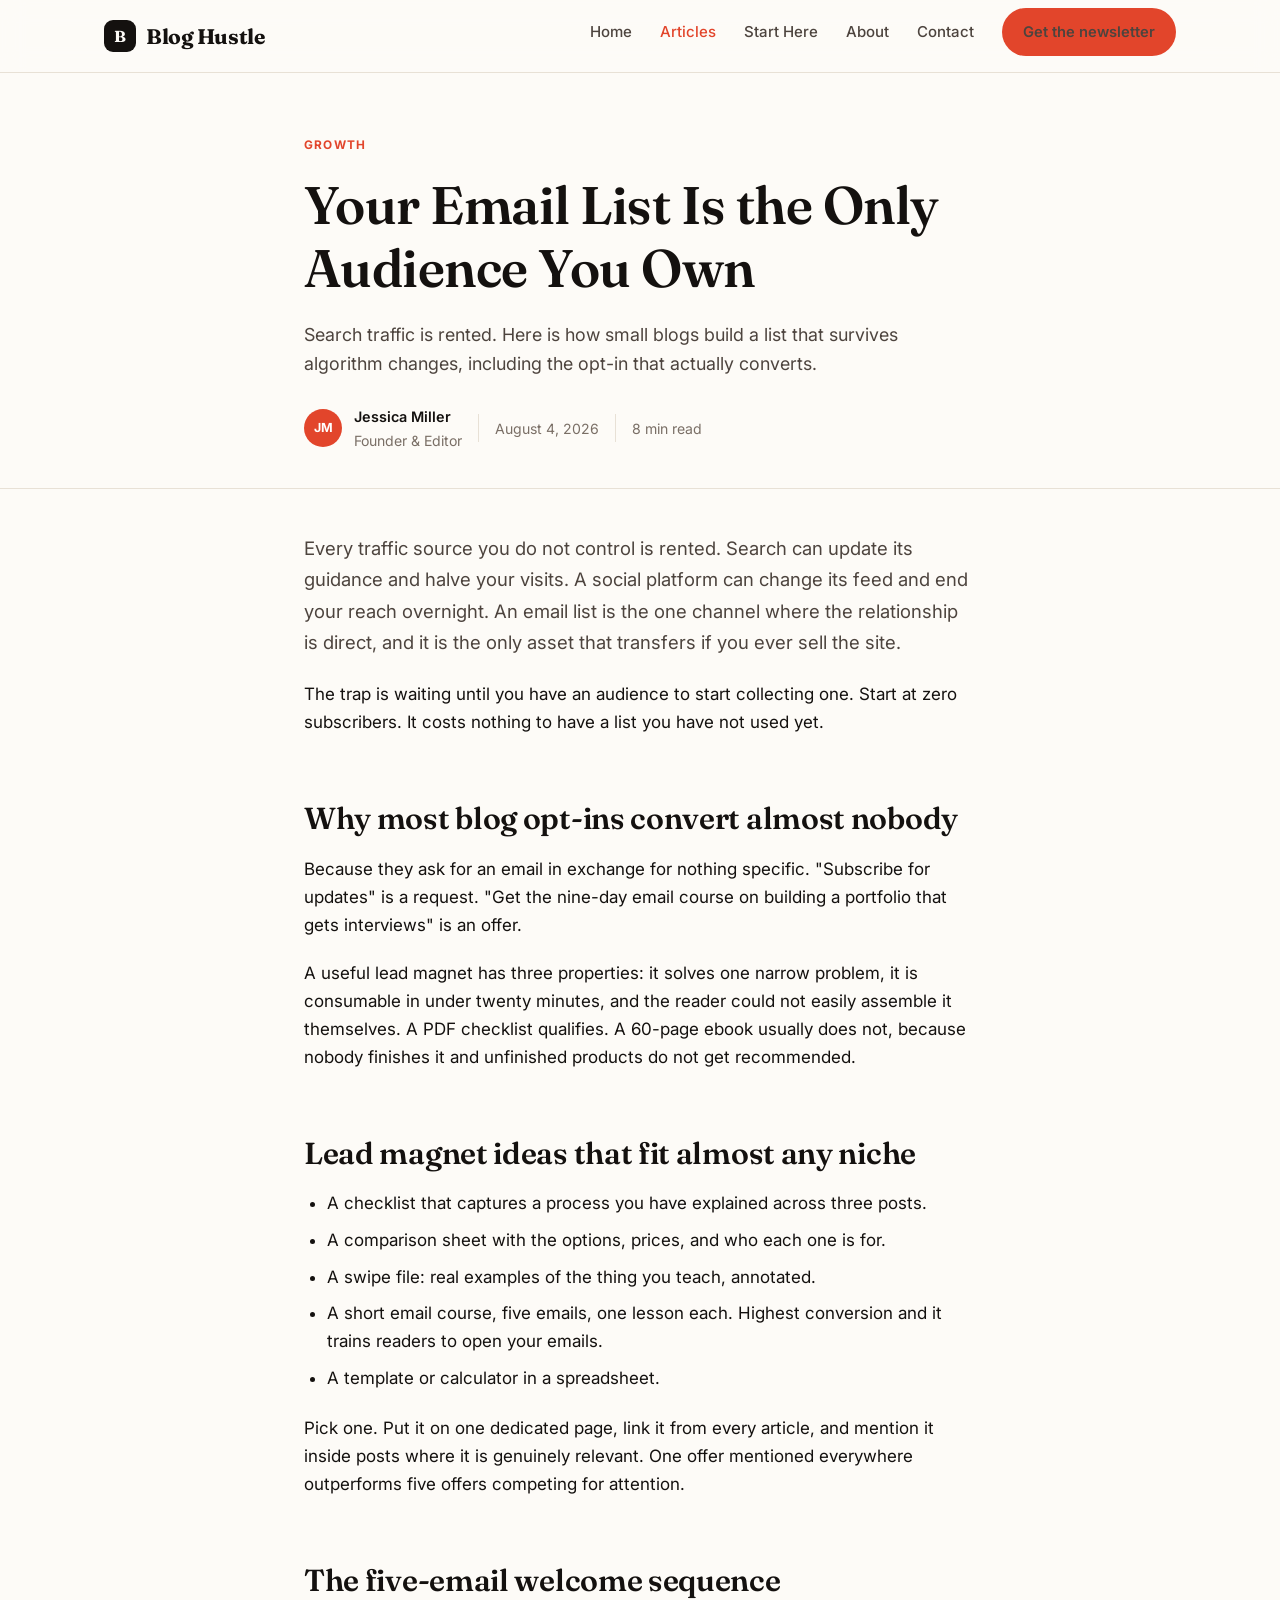
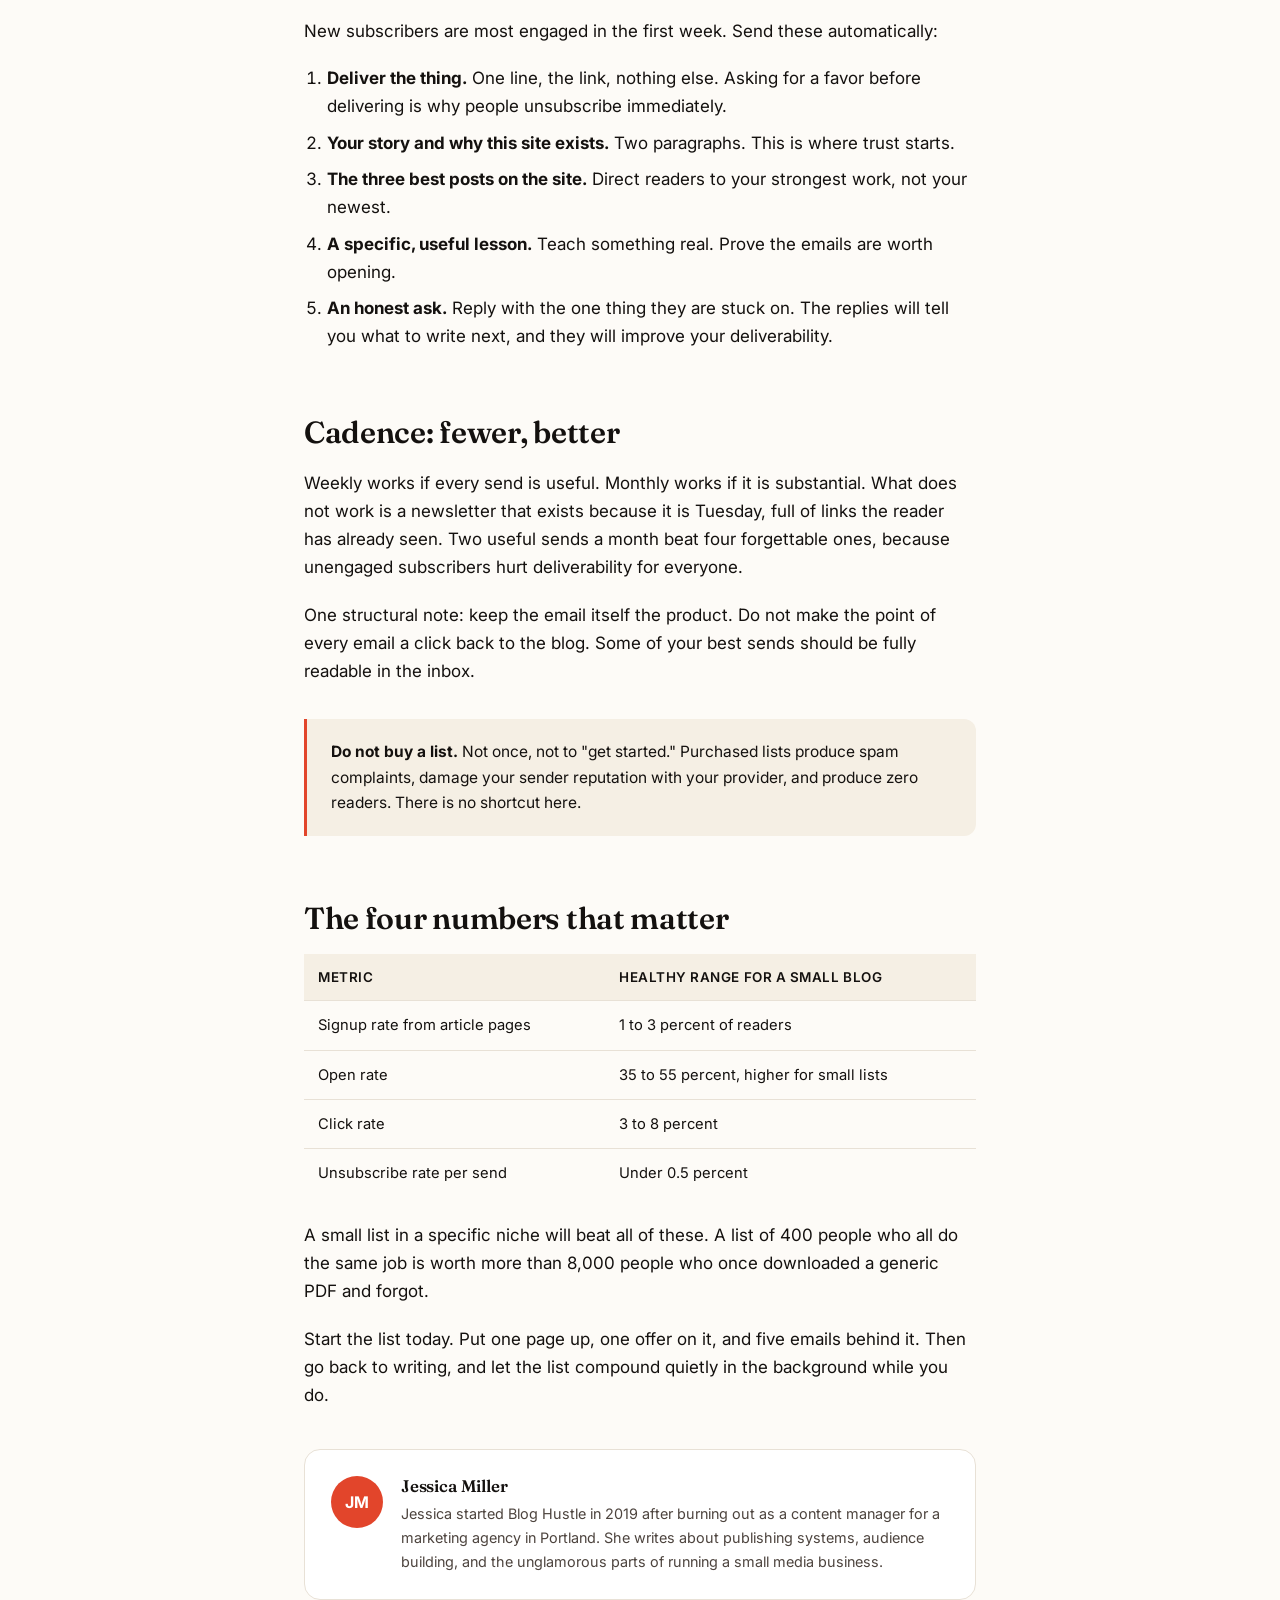
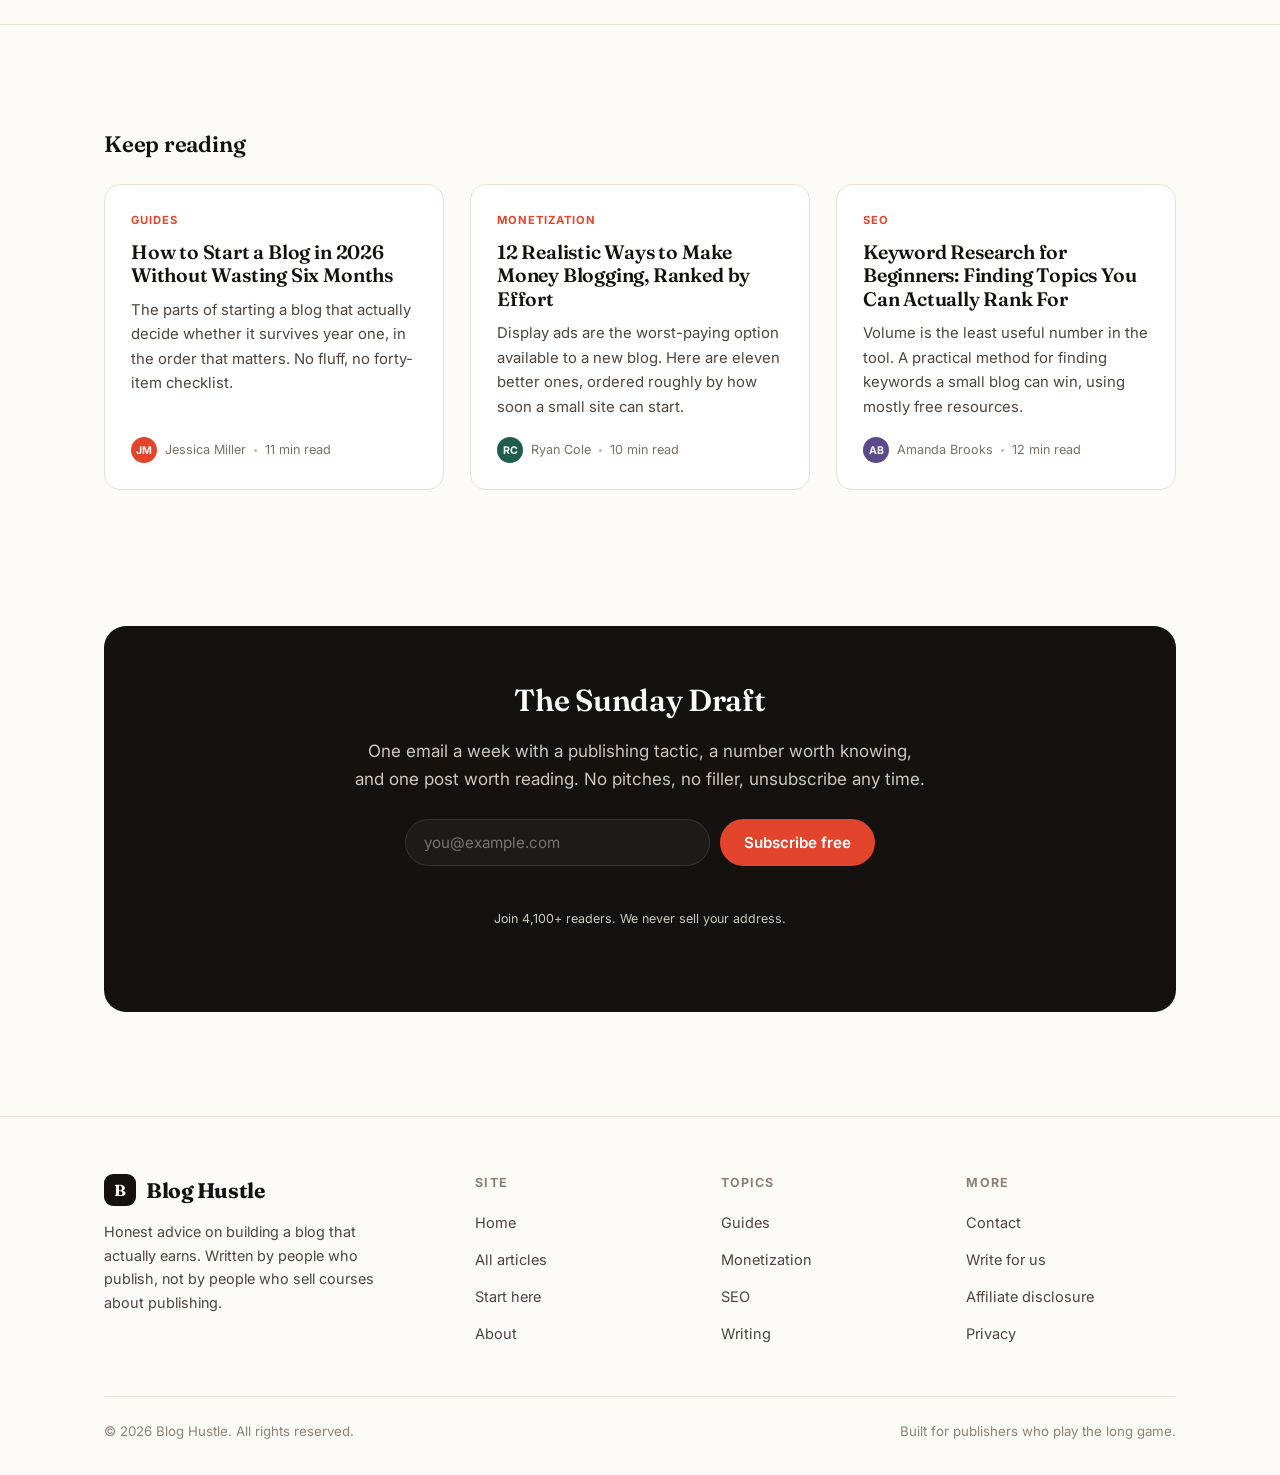
<file: posts/email-list-for-bloggers.html>
<!DOCTYPE html>
<html lang="en">
<head>
<meta charset="utf-8">
<meta name="viewport" content="width=device-width, initial-scale=1">
<title>Your Email List Is the Only Audience You Own | Blog Hustle</title>
<meta name="description" content="Search traffic is rented. Here is how small blogs build a list that survives algorithm changes, including the opt-in that actually converts.">
<meta property="og:title" content="Your Email List Is the Only Audience You Own | Blog Hustle">
<meta property="og:description" content="Search traffic is rented. Here is how small blogs build a list that survives algorithm changes, including the opt-in that actually converts.">
<meta property="og:type" content="website">
<meta name="twitter:card" content="summary_large_image">
<link rel="stylesheet" href="../assets/style.css">
<link rel="icon" href="data:image/svg+xml,<svg xmlns='http://www.w3.org/2000/svg' viewBox='0 0 100 100'><rect width='100' height='100' rx='22' fill='%2314110f'/><text y='68' x='50' font-size='54' font-family='Georgia,serif' fill='%23fdfbf7' text-anchor='middle'>B</text></svg>">
</head>
<body>
<header class="site">
  <div class="wrap nav">
    <a class="brand" href="../index.html"><span class="mark">B</span> Blog Hustle</a>
    <button class="nav-toggle" aria-expanded="false" aria-label="Toggle menu">Menu</button>
    <ul class="nav-links">
      <li><a href="../index.html">Home</a></li>
      <li><a href="../blog.html" style="color:var(--accent)">Articles</a></li>
      <li><a href="../start-here.html">Start Here</a></li>
      <li><a href="../about.html">About</a></li>
      <li><a href="../contact.html">Contact</a></li>
      <li><a class="btn btn-primary" href="../start-here.html#newsletter">Get the newsletter</a></li>
    </ul>
  </div>
</header>

<div class="progress"></div>
<main>
  <div class="post-header">
    <div class="narrow">
      <span class="tag">Growth</span>
      <h1>Your Email List Is the Only Audience You Own</h1>
      <p class="dek">Search traffic is rented. Here is how small blogs build a list that survives algorithm changes, including the opt-in that actually converts.</p>
      <div class="byline">
        <span class="avatar" style="background:#e2452b">JM</span>
        <div>
          <strong>Jessica Miller</strong>
          <span>Founder & Editor</span>
        </div>
        <span class="sep"></span>
        <span>August 4, 2026</span>
        <span class="sep"></span>
        <span>8 min read</span>
      </div>
    </div>
  </div>

  <article class="post">
    <div class="narrow">
      
<p class="lead">Every traffic source you do not control is rented. Search can update its guidance and halve your visits. A social platform can change its feed and end your reach overnight. An email list is the one channel where the relationship is direct, and it is the only asset that transfers if you ever sell the site.</p>

<p>The trap is waiting until you have an audience to start collecting one. Start at zero subscribers. It costs nothing to have a list you have not used yet.</p>

<h2>Why most blog opt-ins convert almost nobody</h2>

<p>Because they ask for an email in exchange for nothing specific. "Subscribe for updates" is a request. "Get the nine-day email course on building a portfolio that gets interviews" is an offer.</p>

<p>A useful lead magnet has three properties: it solves one narrow problem, it is consumable in under twenty minutes, and the reader could not easily assemble it themselves. A PDF checklist qualifies. A 60-page ebook usually does not, because nobody finishes it and unfinished products do not get recommended.</p>

<h2>Lead magnet ideas that fit almost any niche</h2>

<ul>
  <li>A checklist that captures a process you have explained across three posts.</li>
  <li>A comparison sheet with the options, prices, and who each one is for.</li>
  <li>A swipe file: real examples of the thing you teach, annotated.</li>
  <li>A short email course, five emails, one lesson each. Highest conversion and it trains readers to open your emails.</li>
  <li>A template or calculator in a spreadsheet.</li>
</ul>

<p>Pick one. Put it on one dedicated page, link it from every article, and mention it inside posts where it is genuinely relevant. One offer mentioned everywhere outperforms five offers competing for attention.</p>

<h2>The five-email welcome sequence</h2>

<p>New subscribers are most engaged in the first week. Send these automatically:</p>

<ol>
  <li><strong>Deliver the thing.</strong> One line, the link, nothing else. Asking for a favor before delivering is why people unsubscribe immediately.</li>
  <li><strong>Your story and why this site exists.</strong> Two paragraphs. This is where trust starts.</li>
  <li><strong>The three best posts on the site.</strong> Direct readers to your strongest work, not your newest.</li>
  <li><strong>A specific, useful lesson.</strong> Teach something real. Prove the emails are worth opening.</li>
  <li><strong>An honest ask.</strong> Reply with the one thing they are stuck on. The replies will tell you what to write next, and they will improve your deliverability.</li>
</ol>

<h2>Cadence: fewer, better</h2>

<p>Weekly works if every send is useful. Monthly works if it is substantial. What does not work is a newsletter that exists because it is Tuesday, full of links the reader has already seen. Two useful sends a month beat four forgettable ones, because unengaged subscribers hurt deliverability for everyone.</p>

<p>One structural note: keep the email itself the product. Do not make the point of every email a click back to the blog. Some of your best sends should be fully readable in the inbox.</p>

<div class="callout">
  <p><strong>Do not buy a list.</strong> Not once, not to "get started." Purchased lists produce spam complaints, damage your sender reputation with your provider, and produce zero readers. There is no shortcut here.</p>
</div>

<h2>The four numbers that matter</h2>

<table>
  <thead><tr><th>Metric</th><th>Healthy range for a small blog</th></tr></thead>
  <tbody>
    <tr><td>Signup rate from article pages</td><td>1 to 3 percent of readers</td></tr>
    <tr><td>Open rate</td><td>35 to 55 percent, higher for small lists</td></tr>
    <tr><td>Click rate</td><td>3 to 8 percent</td></tr>
    <tr><td>Unsubscribe rate per send</td><td>Under 0.5 percent</td></tr>
  </tbody>
</table>

<p>A small list in a specific niche will beat all of these. A list of 400 people who all do the same job is worth more than 8,000 people who once downloaded a generic PDF and forgot.</p>

<p>Start the list today. Put one page up, one offer on it, and five emails behind it. Then go back to writing, and let the list compound quietly in the background while you do.</p>


      <div class="author-box">
        <span class="avatar" style="background:#e2452b">JM</span>
        <div>
          <h4>Jessica Miller</h4>
          <p>Jessica started Blog Hustle in 2019 after burning out as a content manager for a marketing agency in Portland. She writes about publishing systems, audience building, and the unglamorous parts of running a small media business.</p>
        </div>
      </div>
    </div>
  </article>

  <section class="related">
    <div class="wrap">
      <h2>Keep reading</h2>
      <div class="grid">
        
<a class="card" href="../posts/how-to-start-a-blog.html" data-post data-cat="guides">
  <span class="tag">Guides</span>
  <h3>How to Start a Blog in 2026 Without Wasting Six Months</h3>
  <p>The parts of starting a blog that actually decide whether it survives year one, in the order that matters. No fluff, no forty-item checklist.</p>
  <span class="meta"><span class="avatar" style="background:#e2452b">JM</span> <span>Jessica Miller</span><span class="dot"></span><span>11 min read</span></span>
</a>


<a class="card" href="../posts/ways-to-make-money-blogging.html" data-post data-cat="monetization">
  <span class="tag">Monetization</span>
  <h3>12 Realistic Ways to Make Money Blogging, Ranked by Effort</h3>
  <p>Display ads are the worst-paying option available to a new blog. Here are eleven better ones, ordered roughly by how soon a small site can start.</p>
  <span class="meta"><span class="avatar" style="background:#1f5e4c">RC</span> <span>Ryan Cole</span><span class="dot"></span><span>10 min read</span></span>
</a>


<a class="card" href="../posts/keyword-research-for-beginners.html" data-post data-cat="seo">
  <span class="tag">SEO</span>
  <h3>Keyword Research for Beginners: Finding Topics You Can Actually Rank For</h3>
  <p>Volume is the least useful number in the tool. A practical method for finding keywords a small blog can win, using mostly free resources.</p>
  <span class="meta"><span class="avatar" style="background:#5b4b8a">AB</span> <span>Amanda Brooks</span><span class="dot"></span><span>12 min read</span></span>
</a>

      </div>
    </div>
  </section>

  
<section class="block">
  <div class="wrap">
    <div class="newsletter" id="newsletter">
      <h2>The Sunday Draft</h2>
      <p>One email a week with a publishing tactic, a number worth knowing, and one post worth reading. No pitches, no filler, unsubscribe any time.</p>
      <form class="news-form" id="newsletterForm" novalidate>
        <input type="email" name="email" placeholder="you@example.com" aria-label="Email address" required>
        <button type="submit">Subscribe free</button>
      </form>
      <p class="form-msg" id="newsletterMsg"></p>
      <p class="form-note">Join 4,100+ readers. We never sell your address.</p>
    </div>
  </div>
</section>

</main>
<script type="application/ld+json">{"@context": "https://schema.org", "@type": "BlogPosting", "headline": "Your Email List Is the Only Audience You Own", "description": "Search traffic is rented. Here is how small blogs build a list that survives algorithm changes, including the opt-in that actually converts.", "datePublished": "2026-08-04", "author": {"@type": "Person", "name": "Jessica Miller"}, "publisher": {"@type": "Organization", "name": "Blog Hustle"}, "articleSection": "Growth"}</script>

<footer class="site">
  <div class="wrap">
    <div class="foot-grid">
      <div class="foot-brand">
        <a class="brand" href="../index.html"><span class="mark">B</span> Blog Hustle</a>
        <p>Honest advice on building a blog that actually earns. Written by people who publish, not by people who sell courses about publishing.</p>
      </div>
      <div class="foot-col">
        <h5>Site</h5>
        <ul>
          <li><a href="../index.html">Home</a></li>
          <li><a href="../blog.html">All articles</a></li>
          <li><a href="../start-here.html">Start here</a></li>
          <li><a href="../about.html">About</a></li>
        </ul>
      </div>
      <div class="foot-col">
        <h5>Topics</h5>
        <ul>
          <li><a href="../blog.html?cat=guides">Guides</a></li>
          <li><a href="../blog.html?cat=monetization">Monetization</a></li>
          <li><a href="../blog.html?cat=seo">SEO</a></li>
          <li><a href="../blog.html?cat=writing">Writing</a></li>
        </ul>
      </div>
      <div class="foot-col">
        <h5>More</h5>
        <ul>
          <li><a href="../contact.html">Contact</a></li>
          <li><a href="../contact.html">Write for us</a></li>
          <li><a href="../about.html#disclosure">Affiliate disclosure</a></li>
          <li><a href="../about.html#privacy">Privacy</a></li>
        </ul>
      </div>
    </div>
    <div class="foot-bottom">
      <span>&copy; 2026 Blog Hustle. All rights reserved.</span>
      <span>Built for publishers who play the long game.</span>
    </div>
  </div>
</footer>
<script src="../assets/app.js"></script>
</body>
</html>
</file>
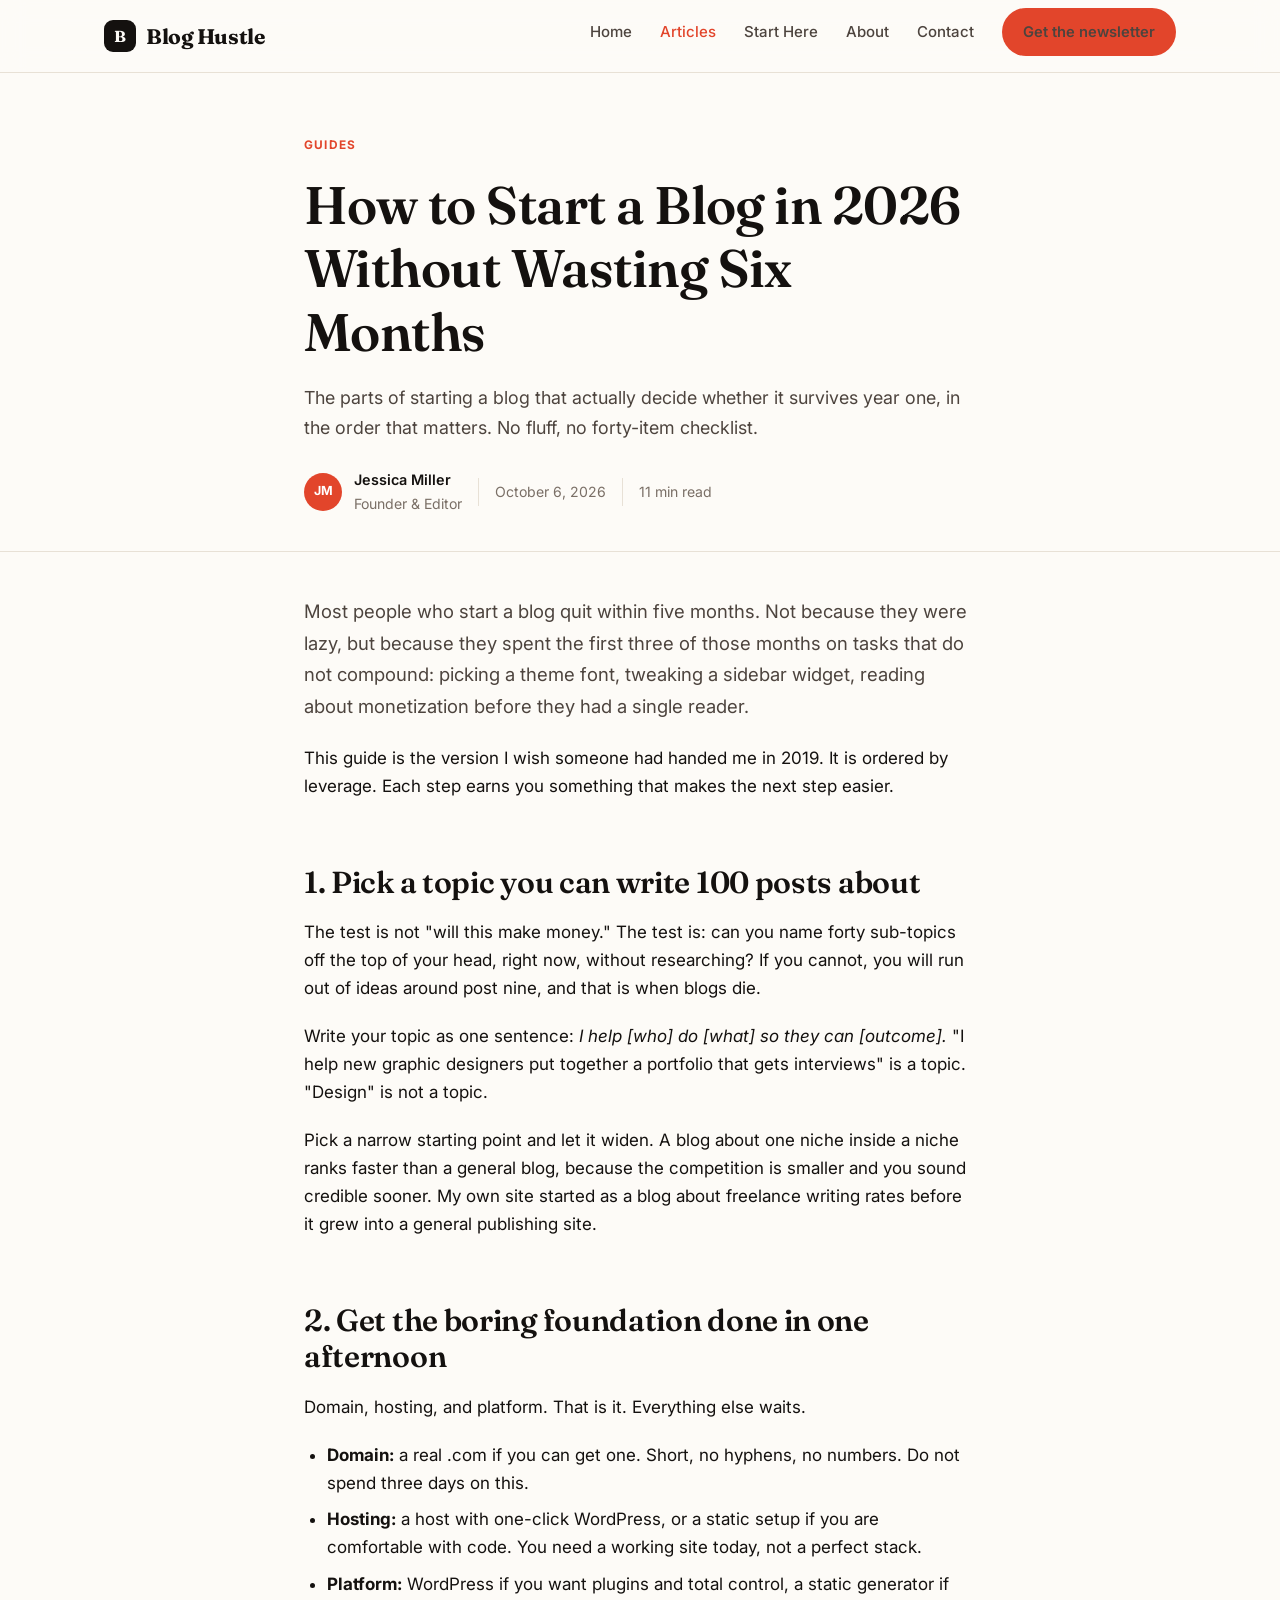
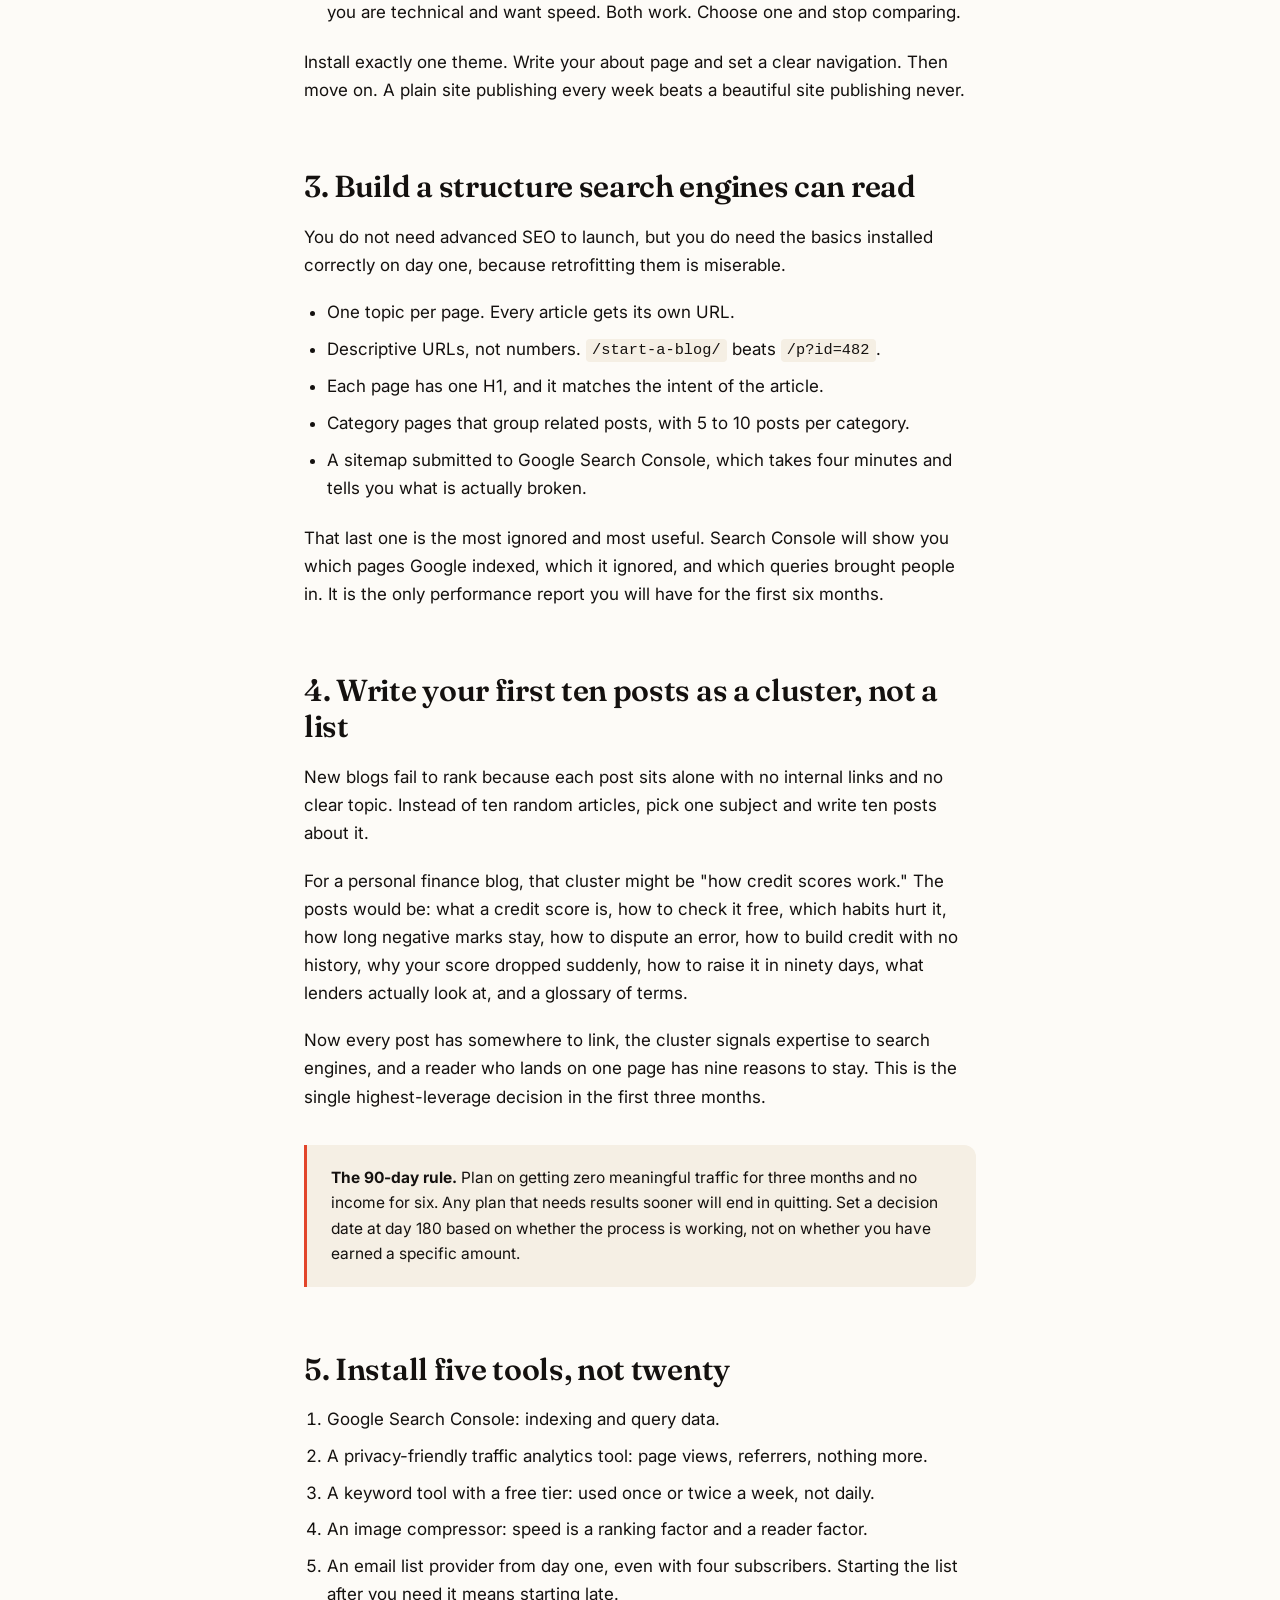
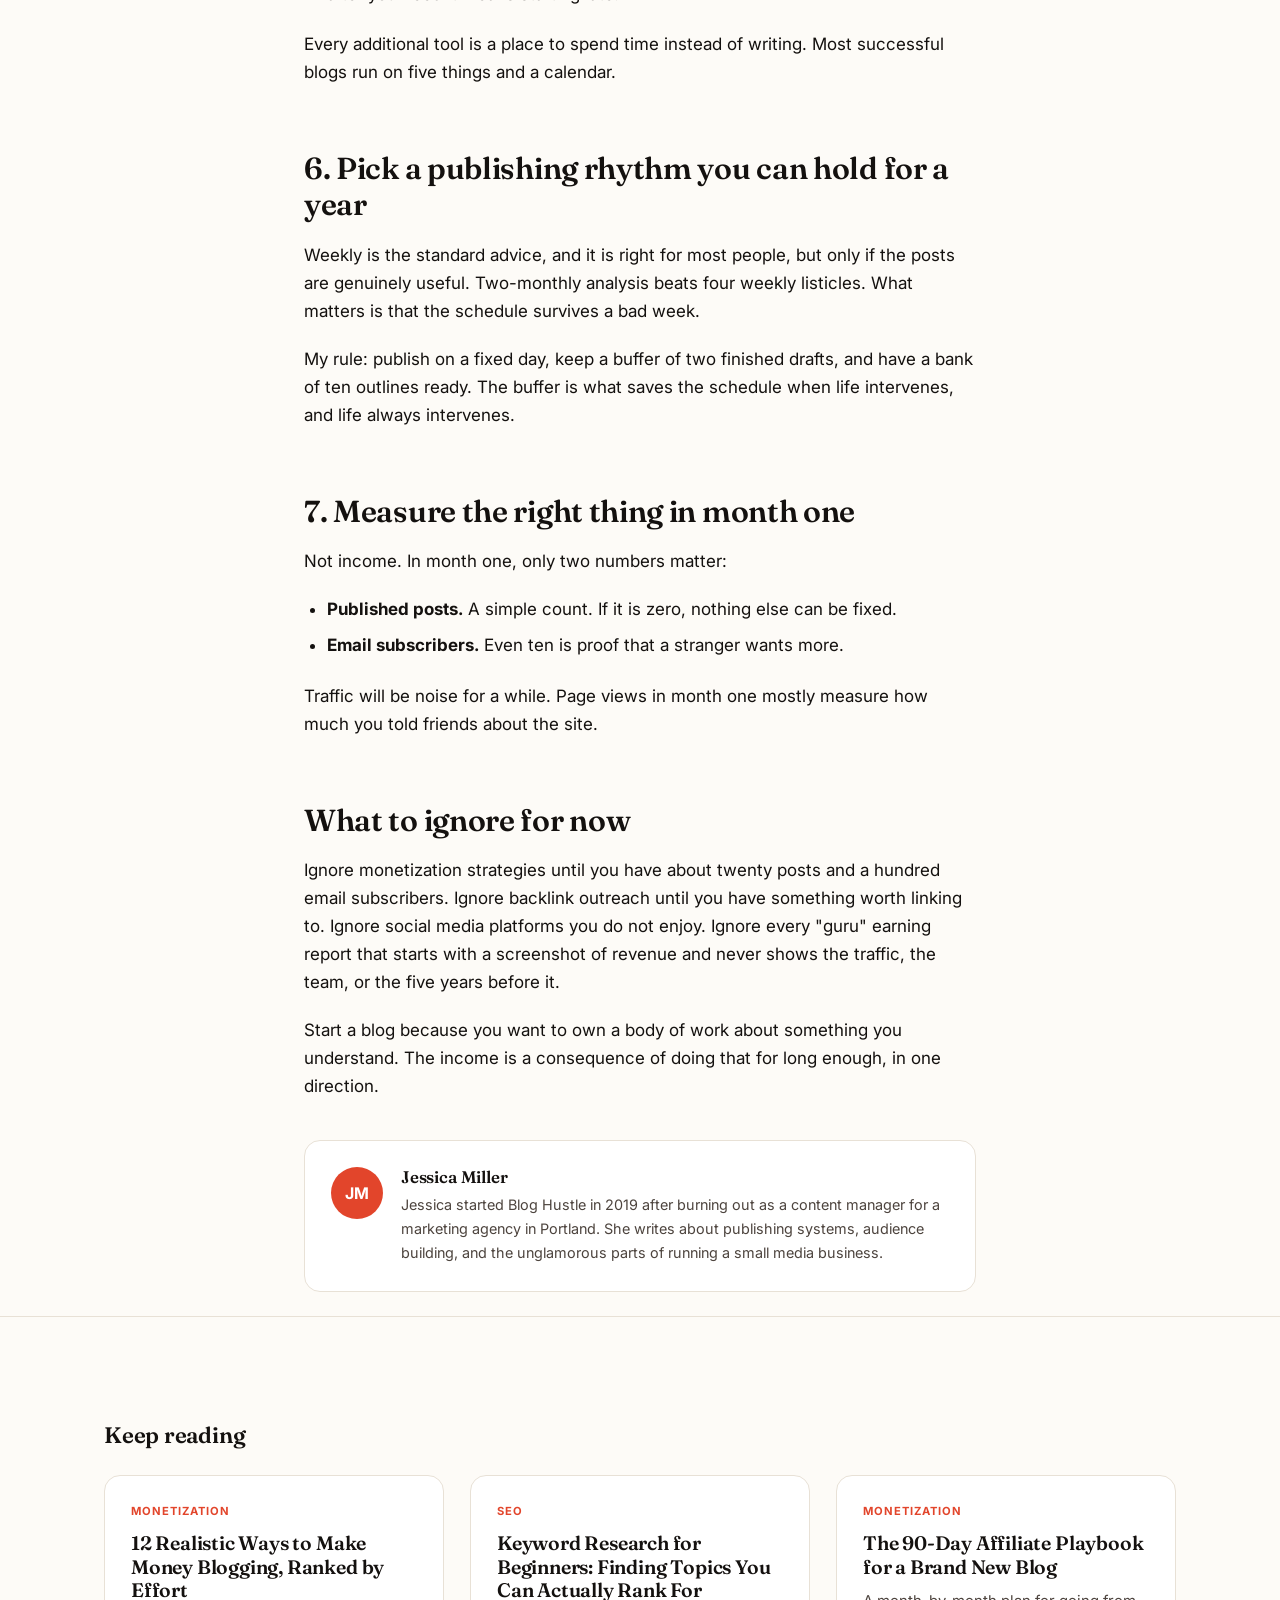
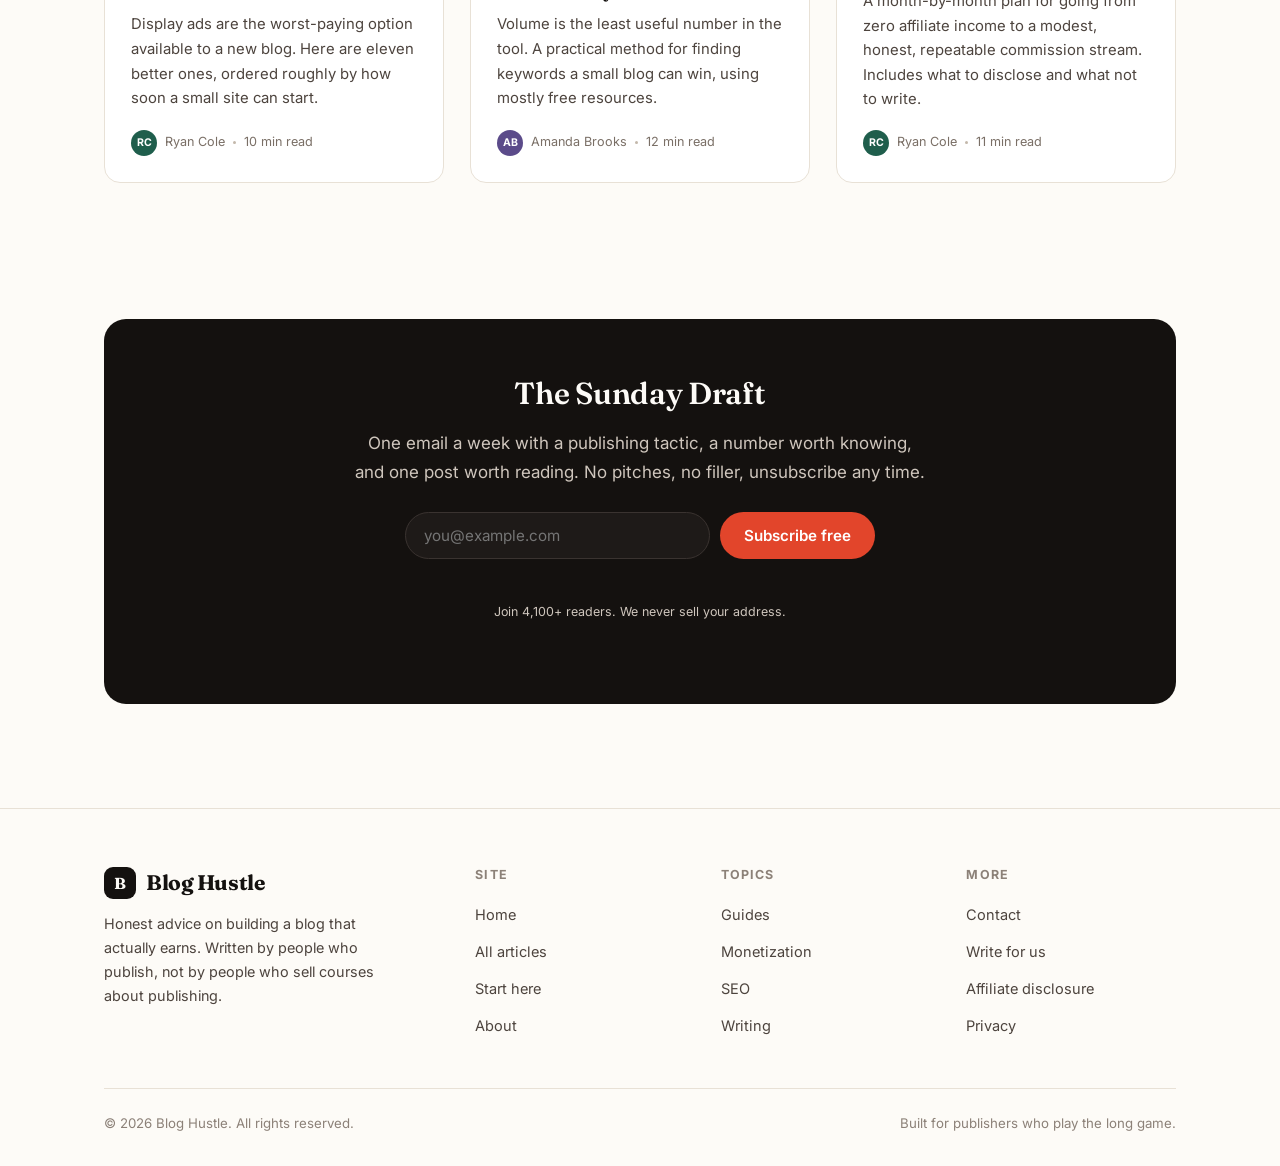
<file: posts/how-to-start-a-blog.html>
<!DOCTYPE html>
<html lang="en">
<head>
<meta charset="utf-8">
<meta name="viewport" content="width=device-width, initial-scale=1">
<title>How to Start a Blog in 2026 Without Wasting Six Months | Blog Hustle</title>
<meta name="description" content="The parts of starting a blog that actually decide whether it survives year one, in the order that matters. No fluff, no forty-item checklist.">
<meta property="og:title" content="How to Start a Blog in 2026 Without Wasting Six Months | Blog Hustle">
<meta property="og:description" content="The parts of starting a blog that actually decide whether it survives year one, in the order that matters. No fluff, no forty-item checklist.">
<meta property="og:type" content="website">
<meta name="twitter:card" content="summary_large_image">
<link rel="stylesheet" href="../assets/style.css">
<link rel="icon" href="data:image/svg+xml,<svg xmlns='http://www.w3.org/2000/svg' viewBox='0 0 100 100'><rect width='100' height='100' rx='22' fill='%2314110f'/><text y='68' x='50' font-size='54' font-family='Georgia,serif' fill='%23fdfbf7' text-anchor='middle'>B</text></svg>">
</head>
<body>
<header class="site">
  <div class="wrap nav">
    <a class="brand" href="../index.html"><span class="mark">B</span> Blog Hustle</a>
    <button class="nav-toggle" aria-expanded="false" aria-label="Toggle menu">Menu</button>
    <ul class="nav-links">
      <li><a href="../index.html">Home</a></li>
      <li><a href="../blog.html" style="color:var(--accent)">Articles</a></li>
      <li><a href="../start-here.html">Start Here</a></li>
      <li><a href="../about.html">About</a></li>
      <li><a href="../contact.html">Contact</a></li>
      <li><a class="btn btn-primary" href="../start-here.html#newsletter">Get the newsletter</a></li>
    </ul>
  </div>
</header>

<div class="progress"></div>
<main>
  <div class="post-header">
    <div class="narrow">
      <span class="tag">Guides</span>
      <h1>How to Start a Blog in 2026 Without Wasting Six Months</h1>
      <p class="dek">The parts of starting a blog that actually decide whether it survives year one, in the order that matters. No fluff, no forty-item checklist.</p>
      <div class="byline">
        <span class="avatar" style="background:#e2452b">JM</span>
        <div>
          <strong>Jessica Miller</strong>
          <span>Founder & Editor</span>
        </div>
        <span class="sep"></span>
        <span>October 6, 2026</span>
        <span class="sep"></span>
        <span>11 min read</span>
      </div>
    </div>
  </div>

  <article class="post">
    <div class="narrow">
      
<p class="lead">Most people who start a blog quit within five months. Not because they were lazy, but because they spent the first three of those months on tasks that do not compound: picking a theme font, tweaking a sidebar widget, reading about monetization before they had a single reader.</p>

<p>This guide is the version I wish someone had handed me in 2019. It is ordered by leverage. Each step earns you something that makes the next step easier.</p>

<h2>1. Pick a topic you can write 100 posts about</h2>

<p>The test is not "will this make money." The test is: can you name forty sub-topics off the top of your head, right now, without researching? If you cannot, you will run out of ideas around post nine, and that is when blogs die.</p>

<p>Write your topic as one sentence: <em>I help [who] do [what] so they can [outcome].</em> "I help new graphic designers put together a portfolio that gets interviews" is a topic. "Design" is not a topic.</p>

<p>Pick a narrow starting point and let it widen. A blog about one niche inside a niche ranks faster than a general blog, because the competition is smaller and you sound credible sooner. My own site started as a blog about freelance writing rates before it grew into a general publishing site.</p>

<h2>2. Get the boring foundation done in one afternoon</h2>

<p>Domain, hosting, and platform. That is it. Everything else waits.</p>

<ul>
  <li><strong>Domain:</strong> a real .com if you can get one. Short, no hyphens, no numbers. Do not spend three days on this.</li>
  <li><strong>Hosting:</strong> a host with one-click WordPress, or a static setup if you are comfortable with code. You need a working site today, not a perfect stack.</li>
  <li><strong>Platform:</strong> WordPress if you want plugins and total control, a static generator if you are technical and want speed. Both work. Choose one and stop comparing.</li>
</ul>

<p>Install exactly one theme. Write your about page and set a clear navigation. Then move on. A plain site publishing every week beats a beautiful site publishing never.</p>

<h2>3. Build a structure search engines can read</h2>

<p>You do not need advanced SEO to launch, but you do need the basics installed correctly on day one, because retrofitting them is miserable.</p>

<ul>
  <li>One topic per page. Every article gets its own URL.</li>
  <li>Descriptive URLs, not numbers. <code>/start-a-blog/</code> beats <code>/p?id=482</code>.</li>
  <li>Each page has one H1, and it matches the intent of the article.</li>
  <li>Category pages that group related posts, with 5 to 10 posts per category.</li>
  <li>A sitemap submitted to Google Search Console, which takes four minutes and tells you what is actually broken.</li>
</ul>

<p>That last one is the most ignored and most useful. Search Console will show you which pages Google indexed, which it ignored, and which queries brought people in. It is the only performance report you will have for the first six months.</p>

<h2>4. Write your first ten posts as a cluster, not a list</h2>

<p>New blogs fail to rank because each post sits alone with no internal links and no clear topic. Instead of ten random articles, pick one subject and write ten posts about it.</p>

<p>For a personal finance blog, that cluster might be "how credit scores work." The posts would be: what a credit score is, how to check it free, which habits hurt it, how long negative marks stay, how to dispute an error, how to build credit with no history, why your score dropped suddenly, how to raise it in ninety days, what lenders actually look at, and a glossary of terms.</p>

<p>Now every post has somewhere to link, the cluster signals expertise to search engines, and a reader who lands on one page has nine reasons to stay. This is the single highest-leverage decision in the first three months.</p>

<div class="callout">
  <p><strong>The 90-day rule.</strong> Plan on getting zero meaningful traffic for three months and no income for six. Any plan that needs results sooner will end in quitting. Set a decision date at day 180 based on whether the process is working, not on whether you have earned a specific amount.</p>
</div>

<h2>5. Install five tools, not twenty</h2>

<ol>
  <li>Google Search Console: indexing and query data.</li>
  <li>A privacy-friendly traffic analytics tool: page views, referrers, nothing more.</li>
  <li>A keyword tool with a free tier: used once or twice a week, not daily.</li>
  <li>An image compressor: speed is a ranking factor and a reader factor.</li>
  <li>An email list provider from day one, even with four subscribers. Starting the list after you need it means starting late.</li>
</ol>

<p>Every additional tool is a place to spend time instead of writing. Most successful blogs run on five things and a calendar.</p>

<h2>6. Pick a publishing rhythm you can hold for a year</h2>

<p>Weekly is the standard advice, and it is right for most people, but only if the posts are genuinely useful. Two-monthly analysis beats four weekly listicles. What matters is that the schedule survives a bad week.</p>

<p>My rule: publish on a fixed day, keep a buffer of two finished drafts, and have a bank of ten outlines ready. The buffer is what saves the schedule when life intervenes, and life always intervenes.</p>

<h2>7. Measure the right thing in month one</h2>

<p>Not income. In month one, only two numbers matter:</p>

<ul>
  <li><strong>Published posts.</strong> A simple count. If it is zero, nothing else can be fixed.</li>
  <li><strong>Email subscribers.</strong> Even ten is proof that a stranger wants more.</li>
</ul>

<p>Traffic will be noise for a while. Page views in month one mostly measure how much you told friends about the site.</p>

<h2>What to ignore for now</h2>

<p>Ignore monetization strategies until you have about twenty posts and a hundred email subscribers. Ignore backlink outreach until you have something worth linking to. Ignore social media platforms you do not enjoy. Ignore every "guru" earning report that starts with a screenshot of revenue and never shows the traffic, the team, or the five years before it.</p>

<p>Start a blog because you want to own a body of work about something you understand. The income is a consequence of doing that for long enough, in one direction.</p>


      <div class="author-box">
        <span class="avatar" style="background:#e2452b">JM</span>
        <div>
          <h4>Jessica Miller</h4>
          <p>Jessica started Blog Hustle in 2019 after burning out as a content manager for a marketing agency in Portland. She writes about publishing systems, audience building, and the unglamorous parts of running a small media business.</p>
        </div>
      </div>
    </div>
  </article>

  <section class="related">
    <div class="wrap">
      <h2>Keep reading</h2>
      <div class="grid">
        
<a class="card" href="../posts/ways-to-make-money-blogging.html" data-post data-cat="monetization">
  <span class="tag">Monetization</span>
  <h3>12 Realistic Ways to Make Money Blogging, Ranked by Effort</h3>
  <p>Display ads are the worst-paying option available to a new blog. Here are eleven better ones, ordered roughly by how soon a small site can start.</p>
  <span class="meta"><span class="avatar" style="background:#1f5e4c">RC</span> <span>Ryan Cole</span><span class="dot"></span><span>10 min read</span></span>
</a>


<a class="card" href="../posts/keyword-research-for-beginners.html" data-post data-cat="seo">
  <span class="tag">SEO</span>
  <h3>Keyword Research for Beginners: Finding Topics You Can Actually Rank For</h3>
  <p>Volume is the least useful number in the tool. A practical method for finding keywords a small blog can win, using mostly free resources.</p>
  <span class="meta"><span class="avatar" style="background:#5b4b8a">AB</span> <span>Amanda Brooks</span><span class="dot"></span><span>12 min read</span></span>
</a>


<a class="card" href="../posts/affiliate-marketing-playbook.html" data-post data-cat="monetization">
  <span class="tag">Monetization</span>
  <h3>The 90-Day Affiliate Playbook for a Brand New Blog</h3>
  <p>A month-by-month plan for going from zero affiliate income to a modest, honest, repeatable commission stream. Includes what to disclose and what not to write.</p>
  <span class="meta"><span class="avatar" style="background:#1f5e4c">RC</span> <span>Ryan Cole</span><span class="dot"></span><span>11 min read</span></span>
</a>

      </div>
    </div>
  </section>

  
<section class="block">
  <div class="wrap">
    <div class="newsletter" id="newsletter">
      <h2>The Sunday Draft</h2>
      <p>One email a week with a publishing tactic, a number worth knowing, and one post worth reading. No pitches, no filler, unsubscribe any time.</p>
      <form class="news-form" id="newsletterForm" novalidate>
        <input type="email" name="email" placeholder="you@example.com" aria-label="Email address" required>
        <button type="submit">Subscribe free</button>
      </form>
      <p class="form-msg" id="newsletterMsg"></p>
      <p class="form-note">Join 4,100+ readers. We never sell your address.</p>
    </div>
  </div>
</section>

</main>
<script type="application/ld+json">{"@context": "https://schema.org", "@type": "BlogPosting", "headline": "How to Start a Blog in 2026 Without Wasting Six Months", "description": "The parts of starting a blog that actually decide whether it survives year one, in the order that matters. No fluff, no forty-item checklist.", "datePublished": "2026-10-06", "author": {"@type": "Person", "name": "Jessica Miller"}, "publisher": {"@type": "Organization", "name": "Blog Hustle"}, "articleSection": "Guides"}</script>

<footer class="site">
  <div class="wrap">
    <div class="foot-grid">
      <div class="foot-brand">
        <a class="brand" href="../index.html"><span class="mark">B</span> Blog Hustle</a>
        <p>Honest advice on building a blog that actually earns. Written by people who publish, not by people who sell courses about publishing.</p>
      </div>
      <div class="foot-col">
        <h5>Site</h5>
        <ul>
          <li><a href="../index.html">Home</a></li>
          <li><a href="../blog.html">All articles</a></li>
          <li><a href="../start-here.html">Start here</a></li>
          <li><a href="../about.html">About</a></li>
        </ul>
      </div>
      <div class="foot-col">
        <h5>Topics</h5>
        <ul>
          <li><a href="../blog.html?cat=guides">Guides</a></li>
          <li><a href="../blog.html?cat=monetization">Monetization</a></li>
          <li><a href="../blog.html?cat=seo">SEO</a></li>
          <li><a href="../blog.html?cat=writing">Writing</a></li>
        </ul>
      </div>
      <div class="foot-col">
        <h5>More</h5>
        <ul>
          <li><a href="../contact.html">Contact</a></li>
          <li><a href="../contact.html">Write for us</a></li>
          <li><a href="../about.html#disclosure">Affiliate disclosure</a></li>
          <li><a href="../about.html#privacy">Privacy</a></li>
        </ul>
      </div>
    </div>
    <div class="foot-bottom">
      <span>&copy; 2026 Blog Hustle. All rights reserved.</span>
      <span>Built for publishers who play the long game.</span>
    </div>
  </div>
</footer>
<script src="../assets/app.js"></script>
</body>
</html>
</file>
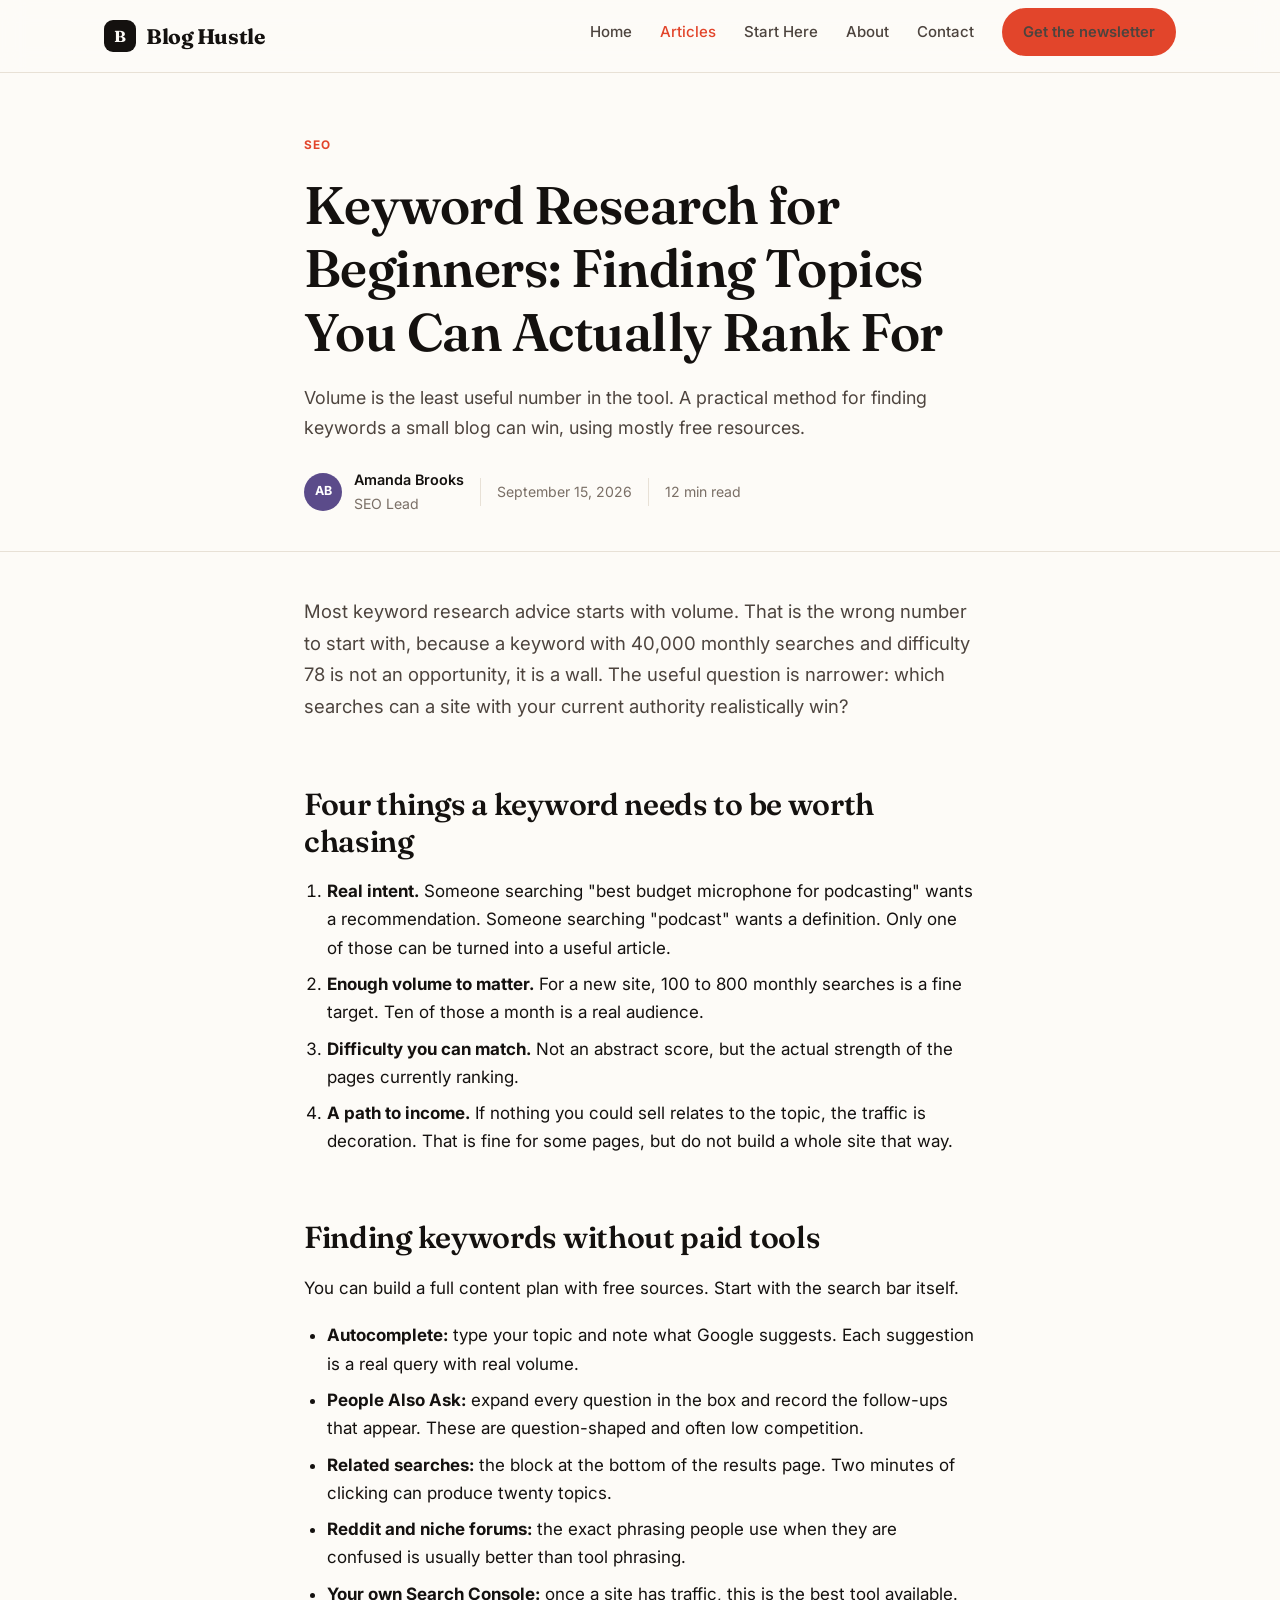
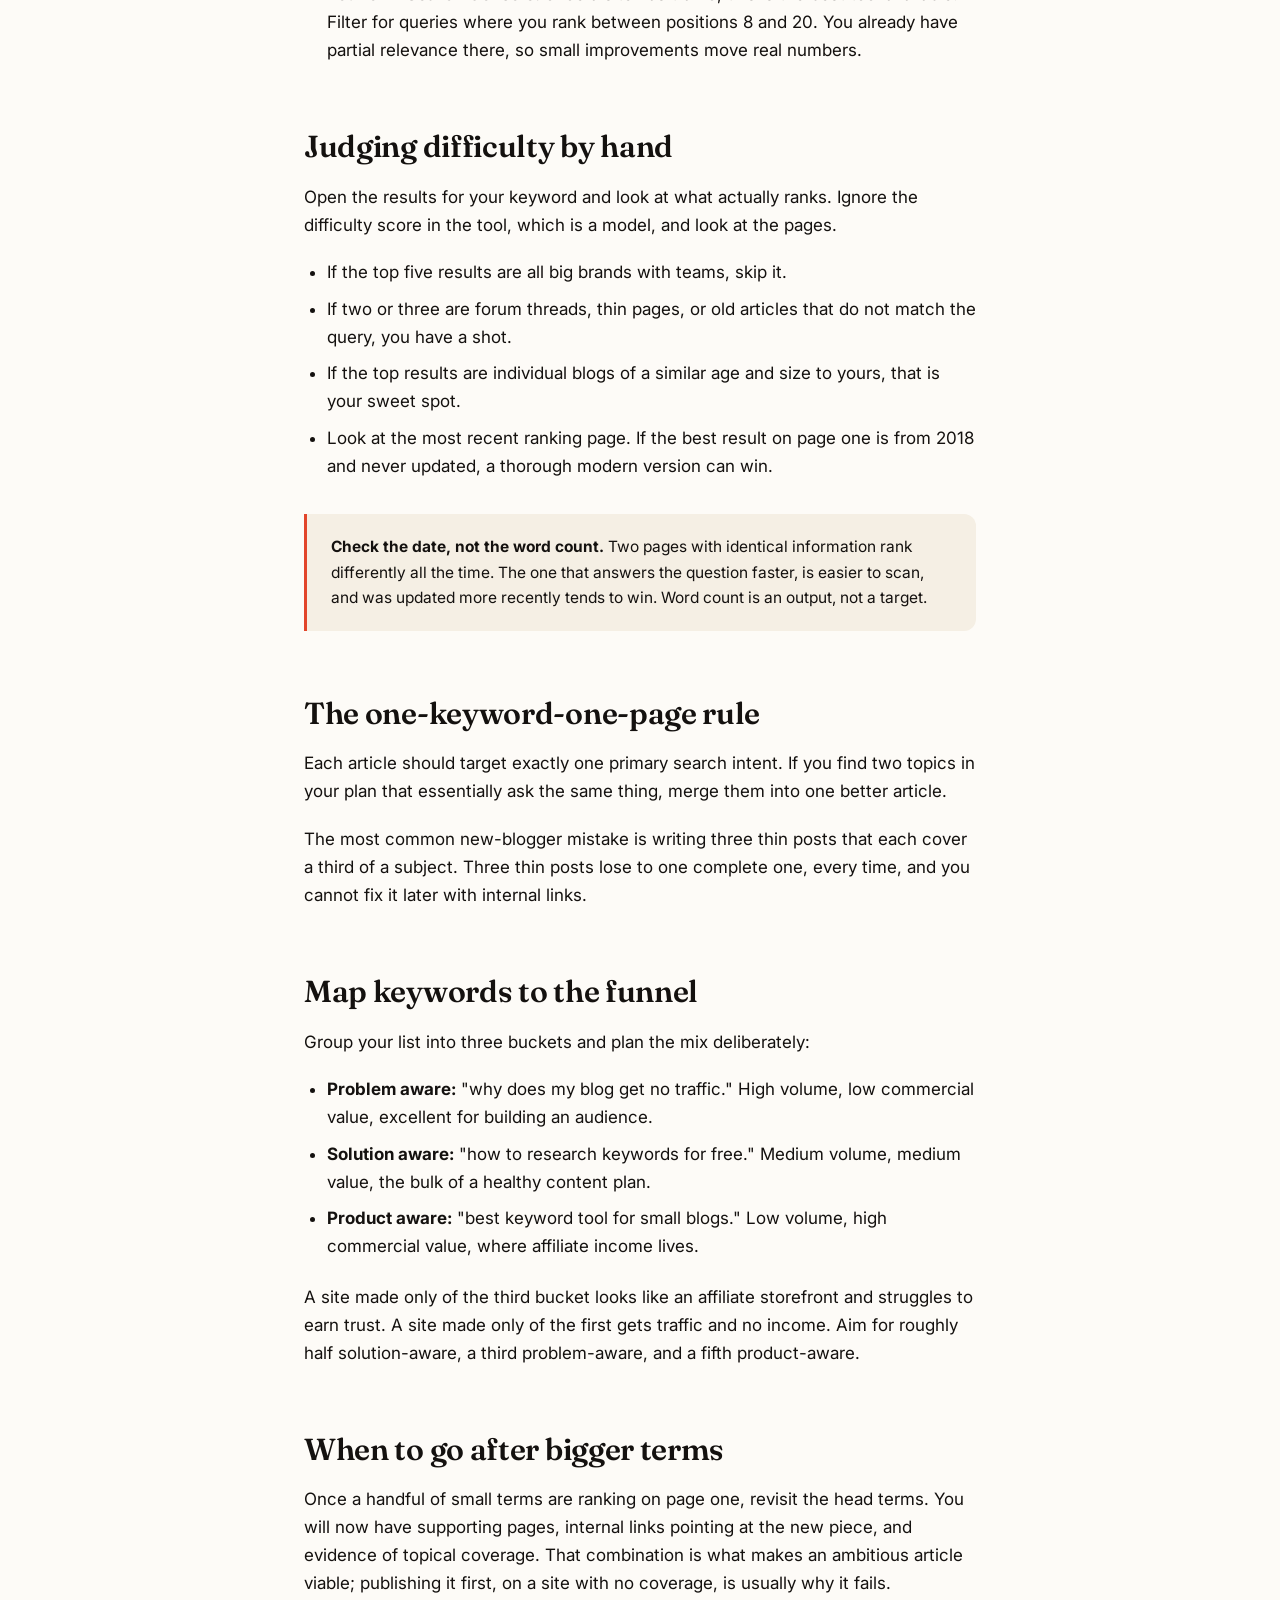
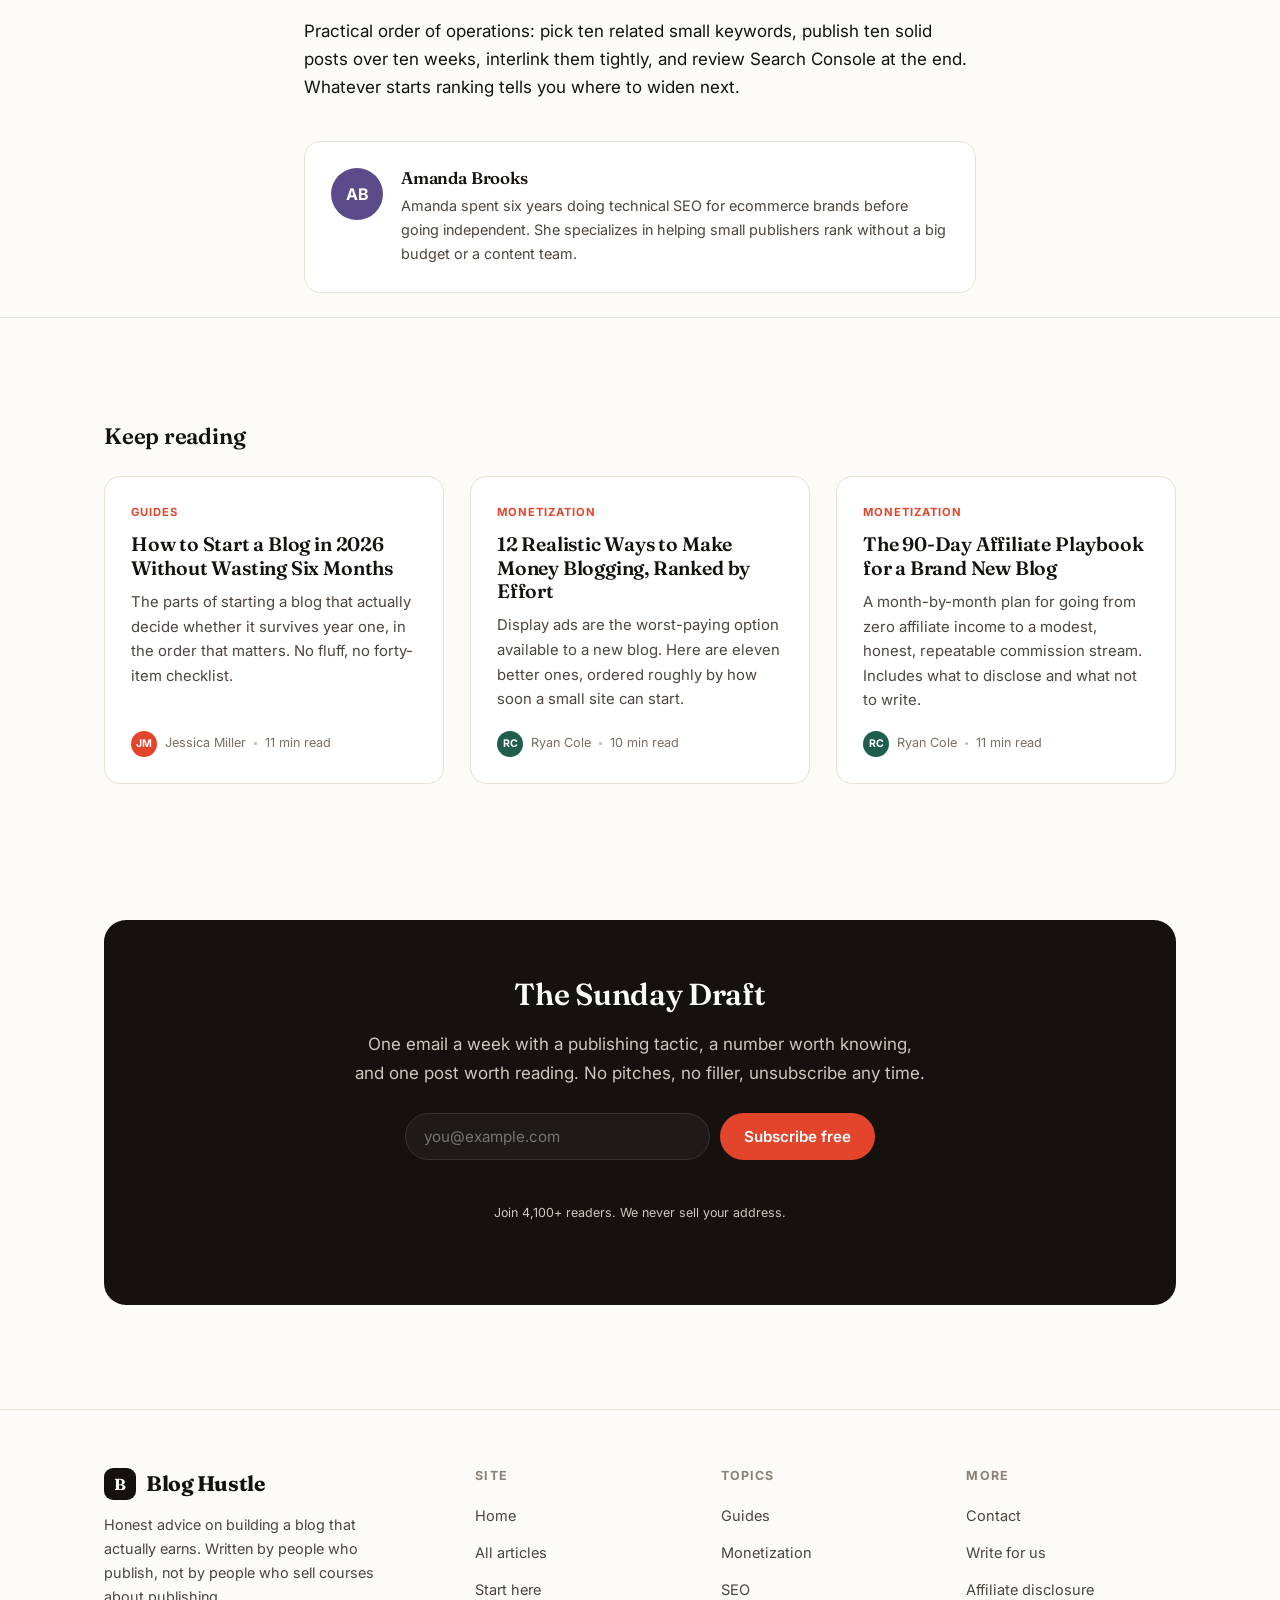
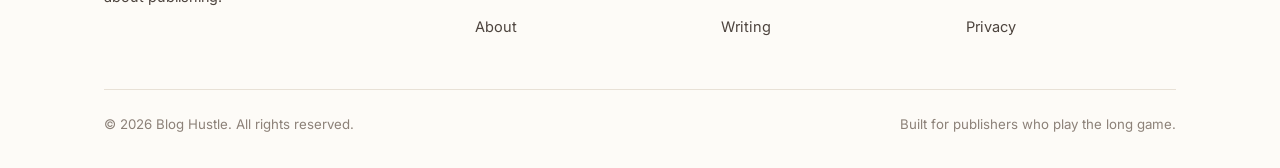
<file: posts/keyword-research-for-beginners.html>
<!DOCTYPE html>
<html lang="en">
<head>
<meta charset="utf-8">
<meta name="viewport" content="width=device-width, initial-scale=1">
<title>Keyword Research for Beginners: Finding Topics You Can Actually Rank For | Blog Hustle</title>
<meta name="description" content="Volume is the least useful number in the tool. A practical method for finding keywords a small blog can win, using mostly free resources.">
<meta property="og:title" content="Keyword Research for Beginners: Finding Topics You Can Actually Rank For | Blog Hustle">
<meta property="og:description" content="Volume is the least useful number in the tool. A practical method for finding keywords a small blog can win, using mostly free resources.">
<meta property="og:type" content="website">
<meta name="twitter:card" content="summary_large_image">
<link rel="stylesheet" href="../assets/style.css">
<link rel="icon" href="data:image/svg+xml,<svg xmlns='http://www.w3.org/2000/svg' viewBox='0 0 100 100'><rect width='100' height='100' rx='22' fill='%2314110f'/><text y='68' x='50' font-size='54' font-family='Georgia,serif' fill='%23fdfbf7' text-anchor='middle'>B</text></svg>">
</head>
<body>
<header class="site">
  <div class="wrap nav">
    <a class="brand" href="../index.html"><span class="mark">B</span> Blog Hustle</a>
    <button class="nav-toggle" aria-expanded="false" aria-label="Toggle menu">Menu</button>
    <ul class="nav-links">
      <li><a href="../index.html">Home</a></li>
      <li><a href="../blog.html" style="color:var(--accent)">Articles</a></li>
      <li><a href="../start-here.html">Start Here</a></li>
      <li><a href="../about.html">About</a></li>
      <li><a href="../contact.html">Contact</a></li>
      <li><a class="btn btn-primary" href="../start-here.html#newsletter">Get the newsletter</a></li>
    </ul>
  </div>
</header>

<div class="progress"></div>
<main>
  <div class="post-header">
    <div class="narrow">
      <span class="tag">SEO</span>
      <h1>Keyword Research for Beginners: Finding Topics You Can Actually Rank For</h1>
      <p class="dek">Volume is the least useful number in the tool. A practical method for finding keywords a small blog can win, using mostly free resources.</p>
      <div class="byline">
        <span class="avatar" style="background:#5b4b8a">AB</span>
        <div>
          <strong>Amanda Brooks</strong>
          <span>SEO Lead</span>
        </div>
        <span class="sep"></span>
        <span>September 15, 2026</span>
        <span class="sep"></span>
        <span>12 min read</span>
      </div>
    </div>
  </div>

  <article class="post">
    <div class="narrow">
      
<p class="lead">Most keyword research advice starts with volume. That is the wrong number to start with, because a keyword with 40,000 monthly searches and difficulty 78 is not an opportunity, it is a wall. The useful question is narrower: which searches can a site with your current authority realistically win?</p>

<h2>Four things a keyword needs to be worth chasing</h2>

<ol>
  <li><strong>Real intent.</strong> Someone searching "best budget microphone for podcasting" wants a recommendation. Someone searching "podcast" wants a definition. Only one of those can be turned into a useful article.</li>
  <li><strong>Enough volume to matter.</strong> For a new site, 100 to 800 monthly searches is a fine target. Ten of those a month is a real audience.</li>
  <li><strong>Difficulty you can match.</strong> Not an abstract score, but the actual strength of the pages currently ranking.</li>
  <li><strong>A path to income.</strong> If nothing you could sell relates to the topic, the traffic is decoration. That is fine for some pages, but do not build a whole site that way.</li>
</ol>

<h2>Finding keywords without paid tools</h2>

<p>You can build a full content plan with free sources. Start with the search bar itself.</p>

<ul>
  <li><strong>Autocomplete:</strong> type your topic and note what Google suggests. Each suggestion is a real query with real volume.</li>
  <li><strong>People Also Ask:</strong> expand every question in the box and record the follow-ups that appear. These are question-shaped and often low competition.</li>
  <li><strong>Related searches:</strong> the block at the bottom of the results page. Two minutes of clicking can produce twenty topics.</li>
  <li><strong>Reddit and niche forums:</strong> the exact phrasing people use when they are confused is usually better than tool phrasing.</li>
  <li><strong>Your own Search Console:</strong> once a site has traffic, this is the best tool available. Filter for queries where you rank between positions 8 and 20. You already have partial relevance there, so small improvements move real numbers.</li>
</ul>

<h2>Judging difficulty by hand</h2>

<p>Open the results for your keyword and look at what actually ranks. Ignore the difficulty score in the tool, which is a model, and look at the pages.</p>

<ul>
  <li>If the top five results are all big brands with teams, skip it.</li>
  <li>If two or three are forum threads, thin pages, or old articles that do not match the query, you have a shot.</li>
  <li>If the top results are individual blogs of a similar age and size to yours, that is your sweet spot.</li>
  <li>Look at the most recent ranking page. If the best result on page one is from 2018 and never updated, a thorough modern version can win.</li>
</ul>

<div class="callout">
  <p><strong>Check the date, not the word count.</strong> Two pages with identical information rank differently all the time. The one that answers the question faster, is easier to scan, and was updated more recently tends to win. Word count is an output, not a target.</p>
</div>

<h2>The one-keyword-one-page rule</h2>

<p>Each article should target exactly one primary search intent. If you find two topics in your plan that essentially ask the same thing, merge them into one better article.</p>

<p>The most common new-blogger mistake is writing three thin posts that each cover a third of a subject. Three thin posts lose to one complete one, every time, and you cannot fix it later with internal links.</p>

<h2>Map keywords to the funnel</h2>

<p>Group your list into three buckets and plan the mix deliberately:</p>

<ul>
  <li><strong>Problem aware:</strong> "why does my blog get no traffic." High volume, low commercial value, excellent for building an audience.</li>
  <li><strong>Solution aware:</strong> "how to research keywords for free." Medium volume, medium value, the bulk of a healthy content plan.</li>
  <li><strong>Product aware:</strong> "best keyword tool for small blogs." Low volume, high commercial value, where affiliate income lives.</li>
</ul>

<p>A site made only of the third bucket looks like an affiliate storefront and struggles to earn trust. A site made only of the first gets traffic and no income. Aim for roughly half solution-aware, a third problem-aware, and a fifth product-aware.</p>

<h2>When to go after bigger terms</h2>

<p>Once a handful of small terms are ranking on page one, revisit the head terms. You will now have supporting pages, internal links pointing at the new piece, and evidence of topical coverage. That combination is what makes an ambitious article viable; publishing it first, on a site with no coverage, is usually why it fails.</p>

<p>Practical order of operations: pick ten related small keywords, publish ten solid posts over ten weeks, interlink them tightly, and review Search Console at the end. Whatever starts ranking tells you where to widen next.</p>


      <div class="author-box">
        <span class="avatar" style="background:#5b4b8a">AB</span>
        <div>
          <h4>Amanda Brooks</h4>
          <p>Amanda spent six years doing technical SEO for ecommerce brands before going independent. She specializes in helping small publishers rank without a big budget or a content team.</p>
        </div>
      </div>
    </div>
  </article>

  <section class="related">
    <div class="wrap">
      <h2>Keep reading</h2>
      <div class="grid">
        
<a class="card" href="../posts/how-to-start-a-blog.html" data-post data-cat="guides">
  <span class="tag">Guides</span>
  <h3>How to Start a Blog in 2026 Without Wasting Six Months</h3>
  <p>The parts of starting a blog that actually decide whether it survives year one, in the order that matters. No fluff, no forty-item checklist.</p>
  <span class="meta"><span class="avatar" style="background:#e2452b">JM</span> <span>Jessica Miller</span><span class="dot"></span><span>11 min read</span></span>
</a>


<a class="card" href="../posts/ways-to-make-money-blogging.html" data-post data-cat="monetization">
  <span class="tag">Monetization</span>
  <h3>12 Realistic Ways to Make Money Blogging, Ranked by Effort</h3>
  <p>Display ads are the worst-paying option available to a new blog. Here are eleven better ones, ordered roughly by how soon a small site can start.</p>
  <span class="meta"><span class="avatar" style="background:#1f5e4c">RC</span> <span>Ryan Cole</span><span class="dot"></span><span>10 min read</span></span>
</a>


<a class="card" href="../posts/affiliate-marketing-playbook.html" data-post data-cat="monetization">
  <span class="tag">Monetization</span>
  <h3>The 90-Day Affiliate Playbook for a Brand New Blog</h3>
  <p>A month-by-month plan for going from zero affiliate income to a modest, honest, repeatable commission stream. Includes what to disclose and what not to write.</p>
  <span class="meta"><span class="avatar" style="background:#1f5e4c">RC</span> <span>Ryan Cole</span><span class="dot"></span><span>11 min read</span></span>
</a>

      </div>
    </div>
  </section>

  
<section class="block">
  <div class="wrap">
    <div class="newsletter" id="newsletter">
      <h2>The Sunday Draft</h2>
      <p>One email a week with a publishing tactic, a number worth knowing, and one post worth reading. No pitches, no filler, unsubscribe any time.</p>
      <form class="news-form" id="newsletterForm" novalidate>
        <input type="email" name="email" placeholder="you@example.com" aria-label="Email address" required>
        <button type="submit">Subscribe free</button>
      </form>
      <p class="form-msg" id="newsletterMsg"></p>
      <p class="form-note">Join 4,100+ readers. We never sell your address.</p>
    </div>
  </div>
</section>

</main>
<script type="application/ld+json">{"@context": "https://schema.org", "@type": "BlogPosting", "headline": "Keyword Research for Beginners: Finding Topics You Can Actually Rank For", "description": "Volume is the least useful number in the tool. A practical method for finding keywords a small blog can win, using mostly free resources.", "datePublished": "2026-09-15", "author": {"@type": "Person", "name": "Amanda Brooks"}, "publisher": {"@type": "Organization", "name": "Blog Hustle"}, "articleSection": "SEO"}</script>

<footer class="site">
  <div class="wrap">
    <div class="foot-grid">
      <div class="foot-brand">
        <a class="brand" href="../index.html"><span class="mark">B</span> Blog Hustle</a>
        <p>Honest advice on building a blog that actually earns. Written by people who publish, not by people who sell courses about publishing.</p>
      </div>
      <div class="foot-col">
        <h5>Site</h5>
        <ul>
          <li><a href="../index.html">Home</a></li>
          <li><a href="../blog.html">All articles</a></li>
          <li><a href="../start-here.html">Start here</a></li>
          <li><a href="../about.html">About</a></li>
        </ul>
      </div>
      <div class="foot-col">
        <h5>Topics</h5>
        <ul>
          <li><a href="../blog.html?cat=guides">Guides</a></li>
          <li><a href="../blog.html?cat=monetization">Monetization</a></li>
          <li><a href="../blog.html?cat=seo">SEO</a></li>
          <li><a href="../blog.html?cat=writing">Writing</a></li>
        </ul>
      </div>
      <div class="foot-col">
        <h5>More</h5>
        <ul>
          <li><a href="../contact.html">Contact</a></li>
          <li><a href="../contact.html">Write for us</a></li>
          <li><a href="../about.html#disclosure">Affiliate disclosure</a></li>
          <li><a href="../about.html#privacy">Privacy</a></li>
        </ul>
      </div>
    </div>
    <div class="foot-bottom">
      <span>&copy; 2026 Blog Hustle. All rights reserved.</span>
      <span>Built for publishers who play the long game.</span>
    </div>
  </div>
</footer>
<script src="../assets/app.js"></script>
</body>
</html>
</file>
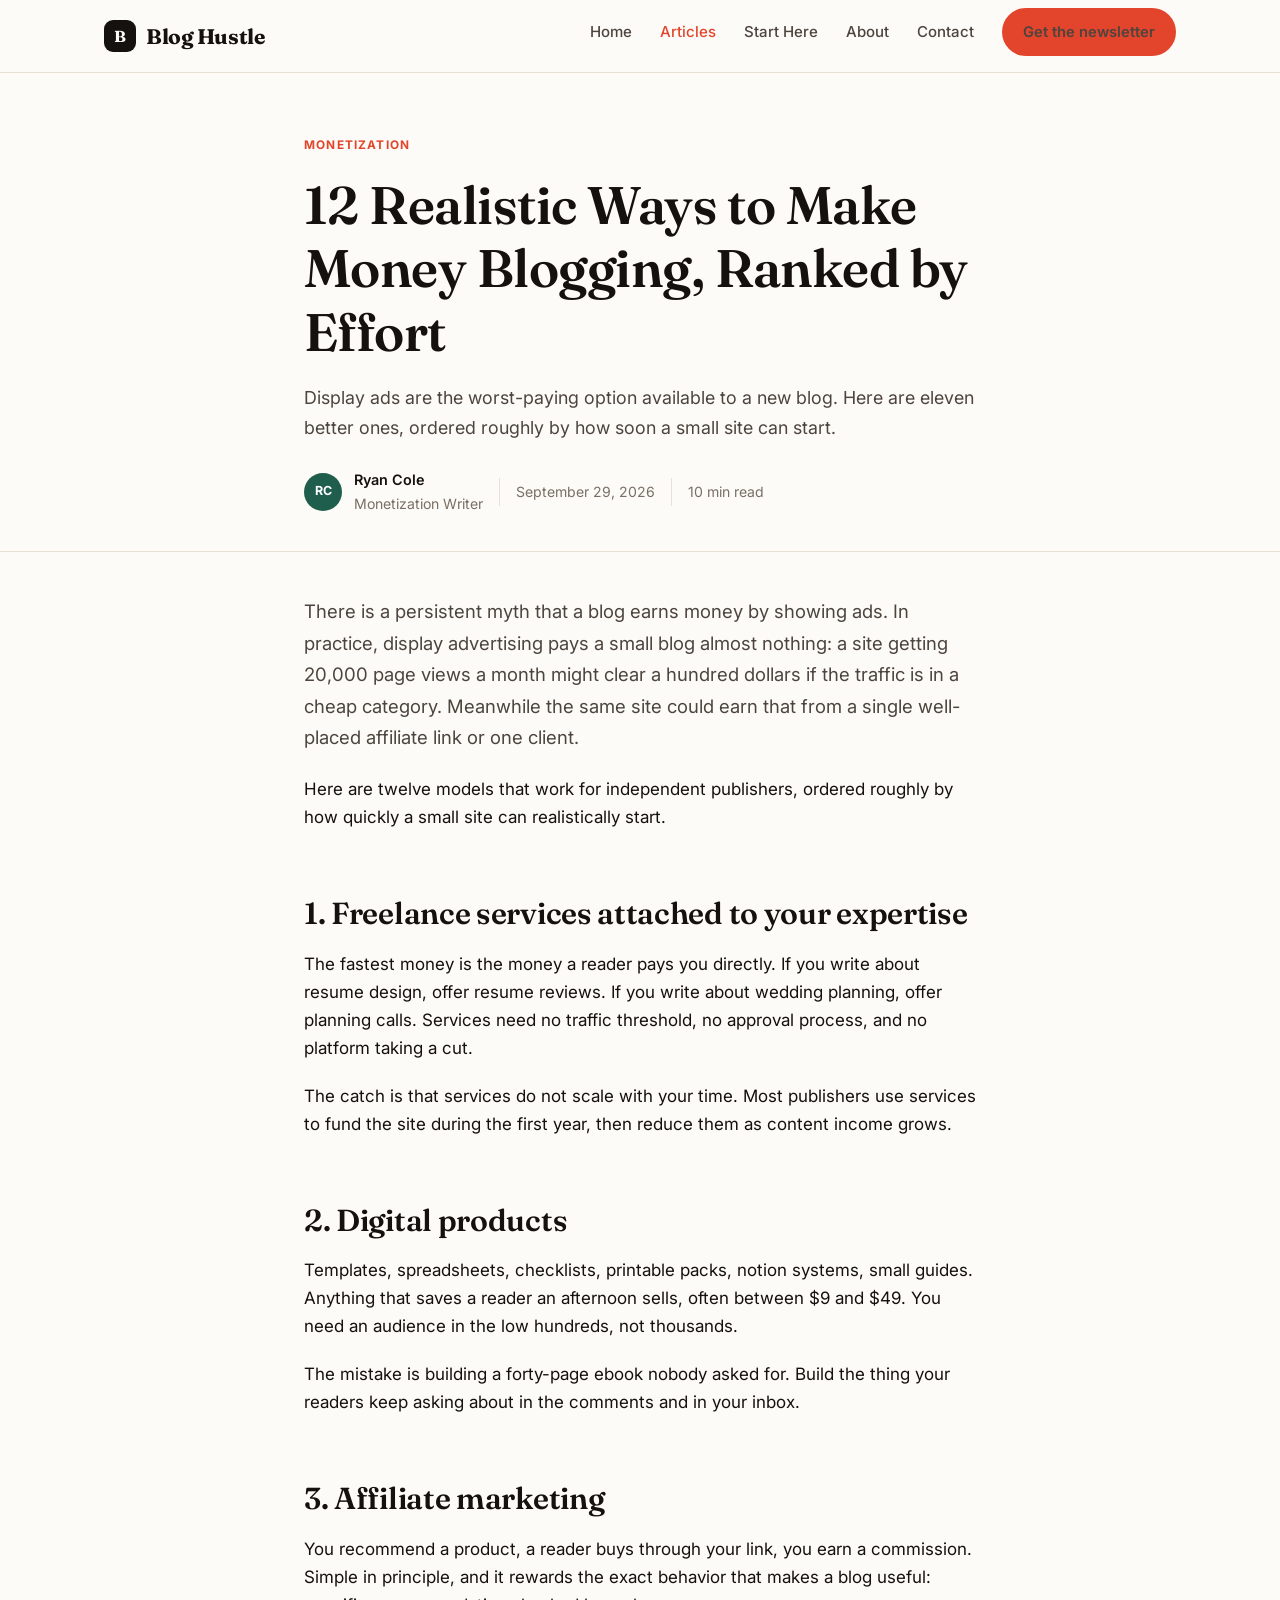
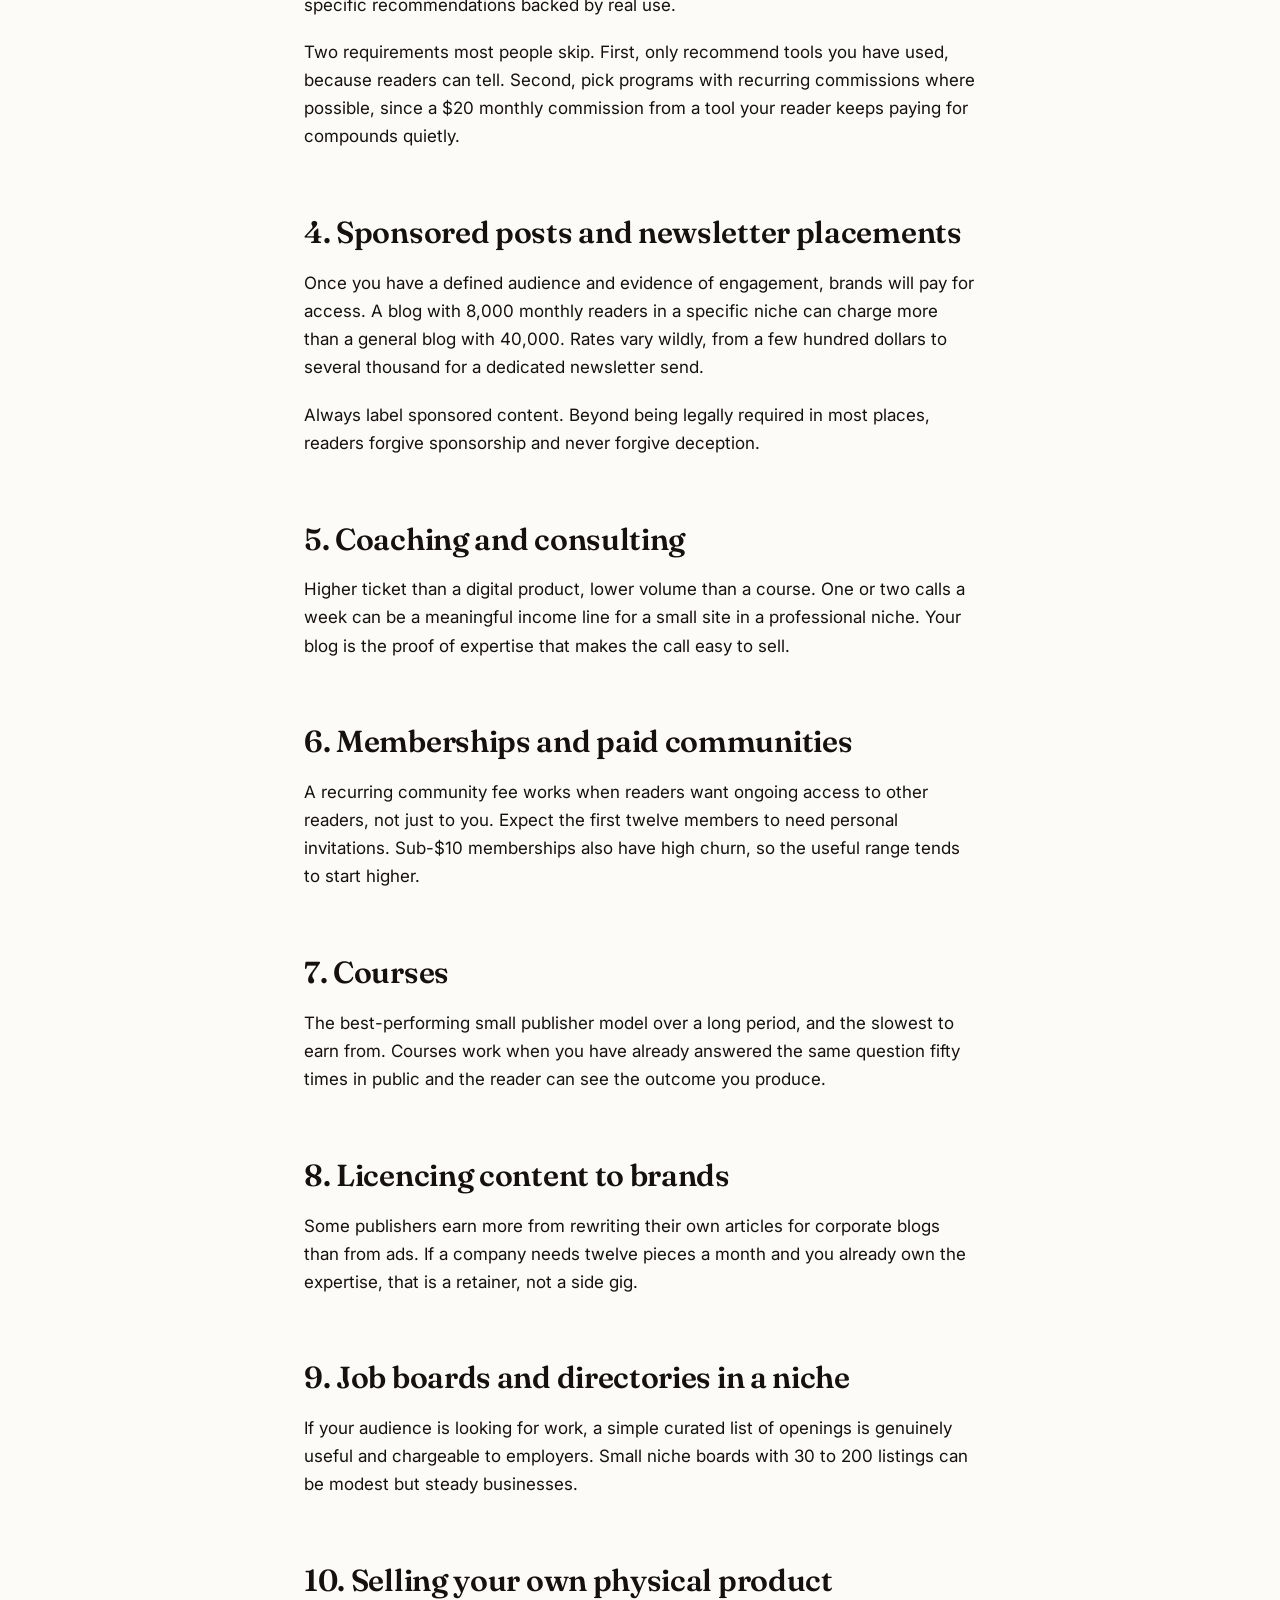
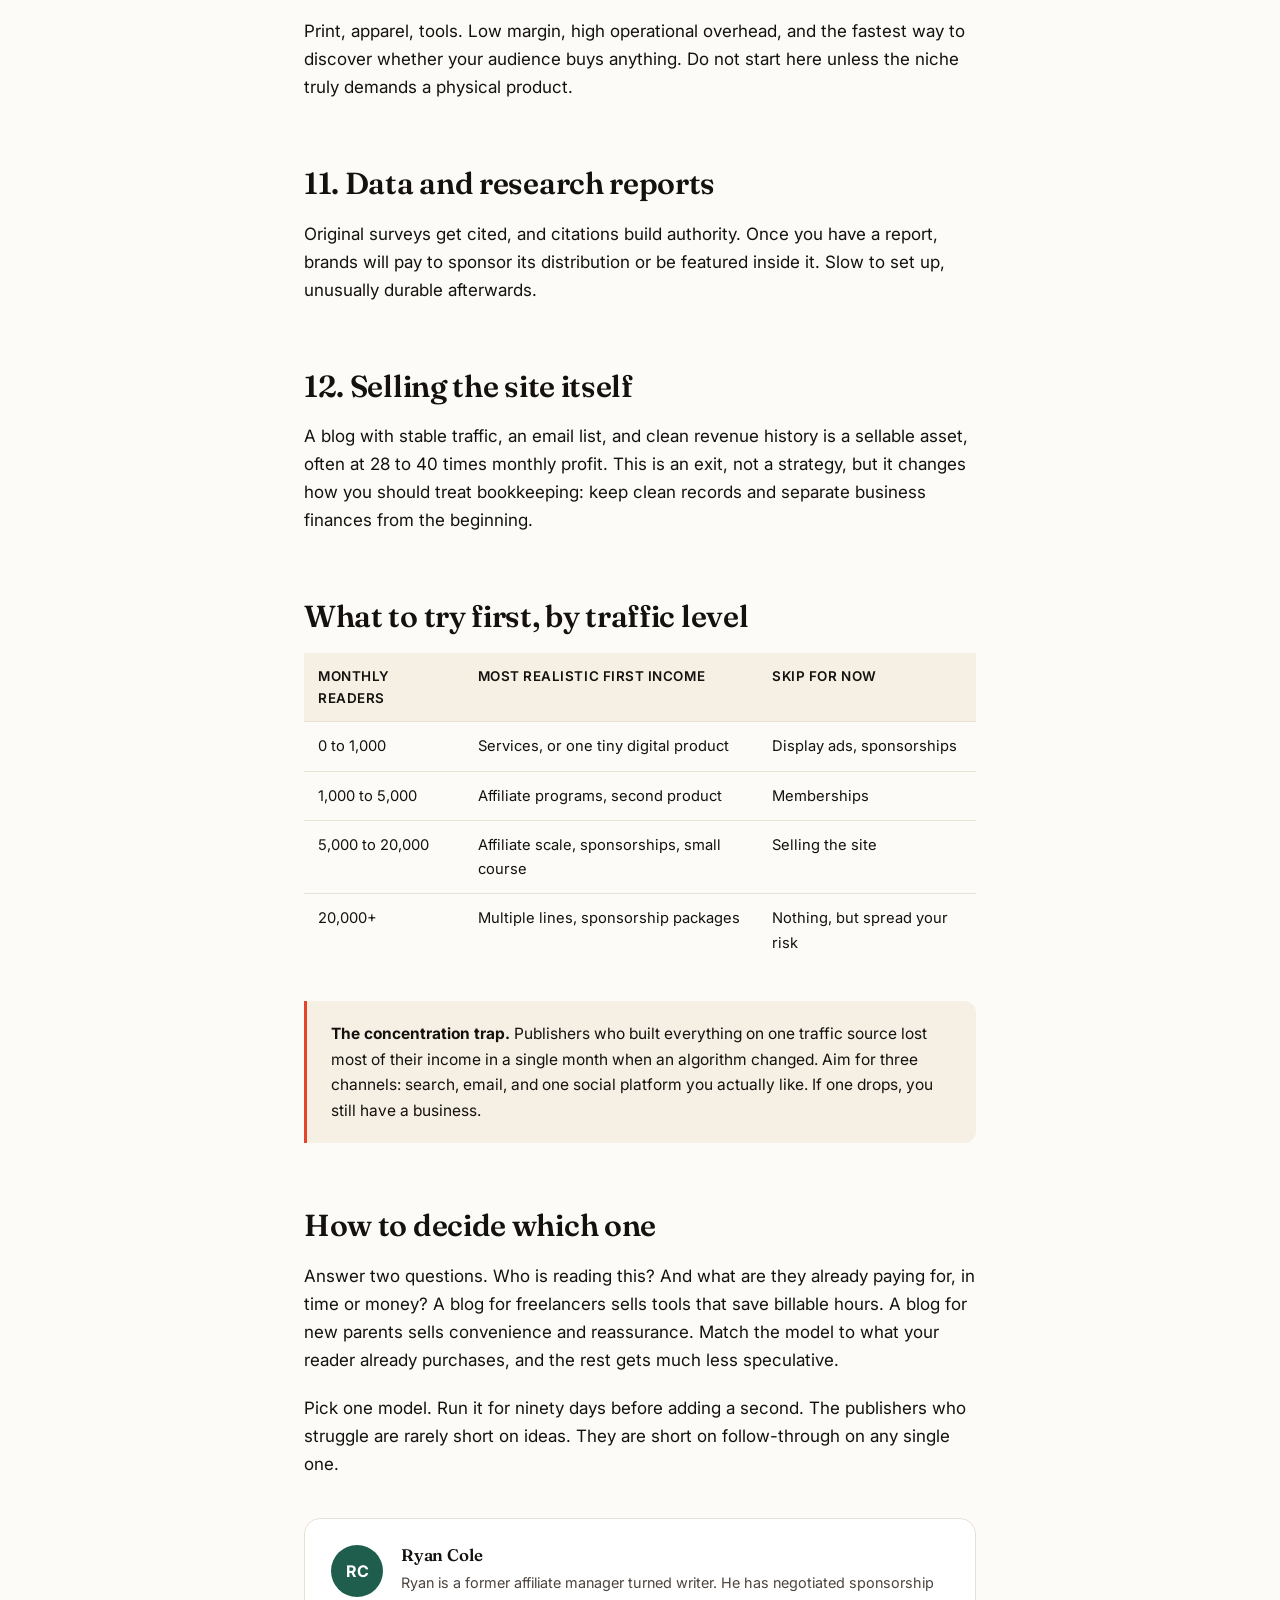
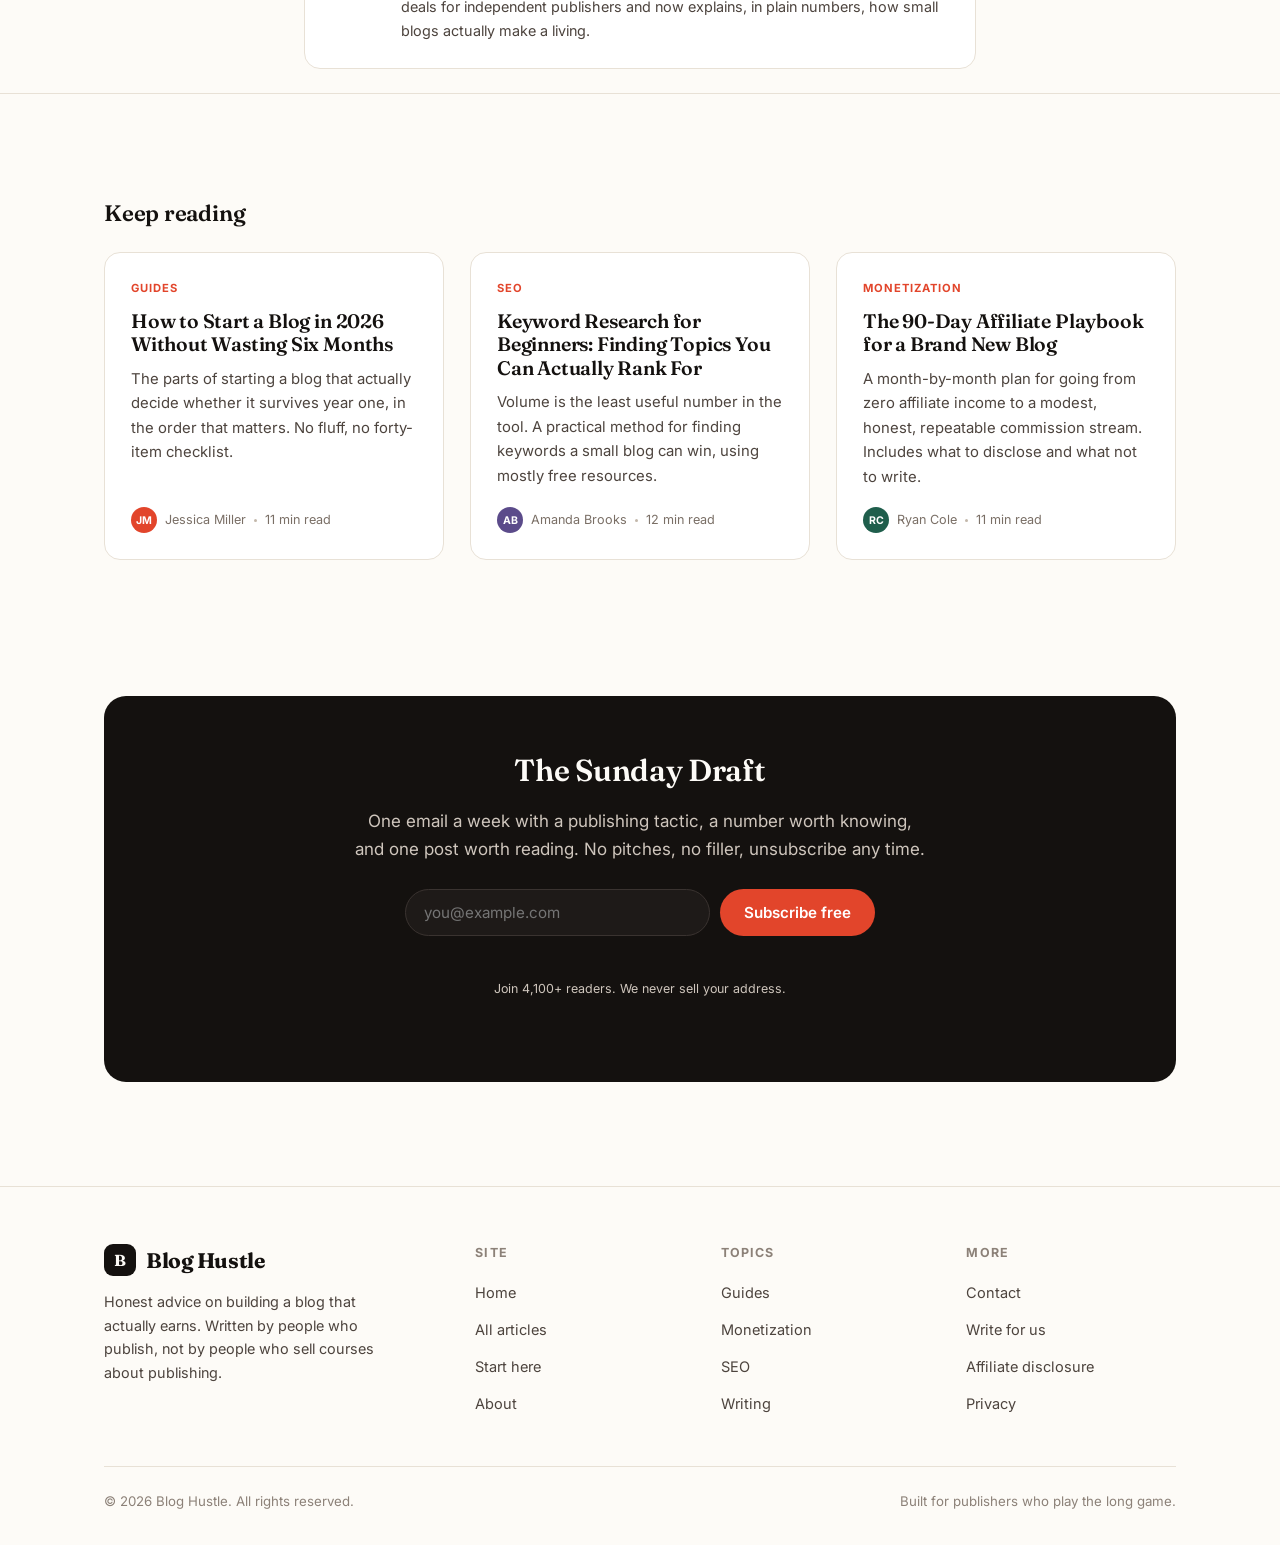
<file: posts/ways-to-make-money-blogging.html>
<!DOCTYPE html>
<html lang="en">
<head>
<meta charset="utf-8">
<meta name="viewport" content="width=device-width, initial-scale=1">
<title>12 Realistic Ways to Make Money Blogging, Ranked by Effort | Blog Hustle</title>
<meta name="description" content="Display ads are the worst-paying option available to a new blog. Here are eleven better ones, ordered roughly by how soon a small site can start.">
<meta property="og:title" content="12 Realistic Ways to Make Money Blogging, Ranked by Effort | Blog Hustle">
<meta property="og:description" content="Display ads are the worst-paying option available to a new blog. Here are eleven better ones, ordered roughly by how soon a small site can start.">
<meta property="og:type" content="website">
<meta name="twitter:card" content="summary_large_image">
<link rel="stylesheet" href="../assets/style.css">
<link rel="icon" href="data:image/svg+xml,<svg xmlns='http://www.w3.org/2000/svg' viewBox='0 0 100 100'><rect width='100' height='100' rx='22' fill='%2314110f'/><text y='68' x='50' font-size='54' font-family='Georgia,serif' fill='%23fdfbf7' text-anchor='middle'>B</text></svg>">
</head>
<body>
<header class="site">
  <div class="wrap nav">
    <a class="brand" href="../index.html"><span class="mark">B</span> Blog Hustle</a>
    <button class="nav-toggle" aria-expanded="false" aria-label="Toggle menu">Menu</button>
    <ul class="nav-links">
      <li><a href="../index.html">Home</a></li>
      <li><a href="../blog.html" style="color:var(--accent)">Articles</a></li>
      <li><a href="../start-here.html">Start Here</a></li>
      <li><a href="../about.html">About</a></li>
      <li><a href="../contact.html">Contact</a></li>
      <li><a class="btn btn-primary" href="../start-here.html#newsletter">Get the newsletter</a></li>
    </ul>
  </div>
</header>

<div class="progress"></div>
<main>
  <div class="post-header">
    <div class="narrow">
      <span class="tag">Monetization</span>
      <h1>12 Realistic Ways to Make Money Blogging, Ranked by Effort</h1>
      <p class="dek">Display ads are the worst-paying option available to a new blog. Here are eleven better ones, ordered roughly by how soon a small site can start.</p>
      <div class="byline">
        <span class="avatar" style="background:#1f5e4c">RC</span>
        <div>
          <strong>Ryan Cole</strong>
          <span>Monetization Writer</span>
        </div>
        <span class="sep"></span>
        <span>September 29, 2026</span>
        <span class="sep"></span>
        <span>10 min read</span>
      </div>
    </div>
  </div>

  <article class="post">
    <div class="narrow">
      
<p class="lead">There is a persistent myth that a blog earns money by showing ads. In practice, display advertising pays a small blog almost nothing: a site getting 20,000 page views a month might clear a hundred dollars if the traffic is in a cheap category. Meanwhile the same site could earn that from a single well-placed affiliate link or one client.</p>

<p>Here are twelve models that work for independent publishers, ordered roughly by how quickly a small site can realistically start.</p>

<h2>1. Freelance services attached to your expertise</h2>

<p>The fastest money is the money a reader pays you directly. If you write about resume design, offer resume reviews. If you write about wedding planning, offer planning calls. Services need no traffic threshold, no approval process, and no platform taking a cut.</p>

<p>The catch is that services do not scale with your time. Most publishers use services to fund the site during the first year, then reduce them as content income grows.</p>

<h2>2. Digital products</h2>

<p>Templates, spreadsheets, checklists, printable packs, notion systems, small guides. Anything that saves a reader an afternoon sells, often between $9 and $49. You need an audience in the low hundreds, not thousands.</p>

<p>The mistake is building a forty-page ebook nobody asked for. Build the thing your readers keep asking about in the comments and in your inbox.</p>

<h2>3. Affiliate marketing</h2>

<p>You recommend a product, a reader buys through your link, you earn a commission. Simple in principle, and it rewards the exact behavior that makes a blog useful: specific recommendations backed by real use.</p>

<p>Two requirements most people skip. First, only recommend tools you have used, because readers can tell. Second, pick programs with recurring commissions where possible, since a $20 monthly commission from a tool your reader keeps paying for compounds quietly.</p>

<h2>4. Sponsored posts and newsletter placements</h2>

<p>Once you have a defined audience and evidence of engagement, brands will pay for access. A blog with 8,000 monthly readers in a specific niche can charge more than a general blog with 40,000. Rates vary wildly, from a few hundred dollars to several thousand for a dedicated newsletter send.</p>

<p>Always label sponsored content. Beyond being legally required in most places, readers forgive sponsorship and never forgive deception.</p>

<h2>5. Coaching and consulting</h2>

<p>Higher ticket than a digital product, lower volume than a course. One or two calls a week can be a meaningful income line for a small site in a professional niche. Your blog is the proof of expertise that makes the call easy to sell.</p>

<h2>6. Memberships and paid communities</h2>

<p>A recurring community fee works when readers want ongoing access to other readers, not just to you. Expect the first twelve members to need personal invitations. Sub-$10 memberships also have high churn, so the useful range tends to start higher.</p>

<h2>7. Courses</h2>

<p>The best-performing small publisher model over a long period, and the slowest to earn from. Courses work when you have already answered the same question fifty times in public and the reader can see the outcome you produce.</p>

<h2>8. Licencing content to brands</h2>

<p>Some publishers earn more from rewriting their own articles for corporate blogs than from ads. If a company needs twelve pieces a month and you already own the expertise, that is a retainer, not a side gig.</p>

<h2>9. Job boards and directories in a niche</h2>

<p>If your audience is looking for work, a simple curated list of openings is genuinely useful and chargeable to employers. Small niche boards with 30 to 200 listings can be modest but steady businesses.</p>

<h2>10. Selling your own physical product</h2>

<p>Print, apparel, tools. Low margin, high operational overhead, and the fastest way to discover whether your audience buys anything. Do not start here unless the niche truly demands a physical product.</p>

<h2>11. Data and research reports</h2>

<p>Original surveys get cited, and citations build authority. Once you have a report, brands will pay to sponsor its distribution or be featured inside it. Slow to set up, unusually durable afterwards.</p>

<h2>12. Selling the site itself</h2>

<p>A blog with stable traffic, an email list, and clean revenue history is a sellable asset, often at 28 to 40 times monthly profit. This is an exit, not a strategy, but it changes how you should treat bookkeeping: keep clean records and separate business finances from the beginning.</p>

<h2>What to try first, by traffic level</h2>

<table>
  <thead>
    <tr><th>Monthly readers</th><th>Most realistic first income</th><th>Skip for now</th></tr>
  </thead>
  <tbody>
    <tr><td>0 to 1,000</td><td>Services, or one tiny digital product</td><td>Display ads, sponsorships</td></tr>
    <tr><td>1,000 to 5,000</td><td>Affiliate programs, second product</td><td>Memberships</td></tr>
    <tr><td>5,000 to 20,000</td><td>Affiliate scale, sponsorships, small course</td><td>Selling the site</td></tr>
    <tr><td>20,000+</td><td>Multiple lines, sponsorship packages</td><td>Nothing, but spread your risk</td></tr>
  </tbody>
</table>

<div class="callout">
  <p><strong>The concentration trap.</strong> Publishers who built everything on one traffic source lost most of their income in a single month when an algorithm changed. Aim for three channels: search, email, and one social platform you actually like. If one drops, you still have a business.</p>
</div>

<h2>How to decide which one</h2>

<p>Answer two questions. Who is reading this? And what are they already paying for, in time or money? A blog for freelancers sells tools that save billable hours. A blog for new parents sells convenience and reassurance. Match the model to what your reader already purchases, and the rest gets much less speculative.</p>

<p>Pick one model. Run it for ninety days before adding a second. The publishers who struggle are rarely short on ideas. They are short on follow-through on any single one.</p>


      <div class="author-box">
        <span class="avatar" style="background:#1f5e4c">RC</span>
        <div>
          <h4>Ryan Cole</h4>
          <p>Ryan is a former affiliate manager turned writer. He has negotiated sponsorship deals for independent publishers and now explains, in plain numbers, how small blogs actually make a living.</p>
        </div>
      </div>
    </div>
  </article>

  <section class="related">
    <div class="wrap">
      <h2>Keep reading</h2>
      <div class="grid">
        
<a class="card" href="../posts/how-to-start-a-blog.html" data-post data-cat="guides">
  <span class="tag">Guides</span>
  <h3>How to Start a Blog in 2026 Without Wasting Six Months</h3>
  <p>The parts of starting a blog that actually decide whether it survives year one, in the order that matters. No fluff, no forty-item checklist.</p>
  <span class="meta"><span class="avatar" style="background:#e2452b">JM</span> <span>Jessica Miller</span><span class="dot"></span><span>11 min read</span></span>
</a>


<a class="card" href="../posts/keyword-research-for-beginners.html" data-post data-cat="seo">
  <span class="tag">SEO</span>
  <h3>Keyword Research for Beginners: Finding Topics You Can Actually Rank For</h3>
  <p>Volume is the least useful number in the tool. A practical method for finding keywords a small blog can win, using mostly free resources.</p>
  <span class="meta"><span class="avatar" style="background:#5b4b8a">AB</span> <span>Amanda Brooks</span><span class="dot"></span><span>12 min read</span></span>
</a>


<a class="card" href="../posts/affiliate-marketing-playbook.html" data-post data-cat="monetization">
  <span class="tag">Monetization</span>
  <h3>The 90-Day Affiliate Playbook for a Brand New Blog</h3>
  <p>A month-by-month plan for going from zero affiliate income to a modest, honest, repeatable commission stream. Includes what to disclose and what not to write.</p>
  <span class="meta"><span class="avatar" style="background:#1f5e4c">RC</span> <span>Ryan Cole</span><span class="dot"></span><span>11 min read</span></span>
</a>

      </div>
    </div>
  </section>

  
<section class="block">
  <div class="wrap">
    <div class="newsletter" id="newsletter">
      <h2>The Sunday Draft</h2>
      <p>One email a week with a publishing tactic, a number worth knowing, and one post worth reading. No pitches, no filler, unsubscribe any time.</p>
      <form class="news-form" id="newsletterForm" novalidate>
        <input type="email" name="email" placeholder="you@example.com" aria-label="Email address" required>
        <button type="submit">Subscribe free</button>
      </form>
      <p class="form-msg" id="newsletterMsg"></p>
      <p class="form-note">Join 4,100+ readers. We never sell your address.</p>
    </div>
  </div>
</section>

</main>
<script type="application/ld+json">{"@context": "https://schema.org", "@type": "BlogPosting", "headline": "12 Realistic Ways to Make Money Blogging, Ranked by Effort", "description": "Display ads are the worst-paying option available to a new blog. Here are eleven better ones, ordered roughly by how soon a small site can start.", "datePublished": "2026-09-29", "author": {"@type": "Person", "name": "Ryan Cole"}, "publisher": {"@type": "Organization", "name": "Blog Hustle"}, "articleSection": "Monetization"}</script>

<footer class="site">
  <div class="wrap">
    <div class="foot-grid">
      <div class="foot-brand">
        <a class="brand" href="../index.html"><span class="mark">B</span> Blog Hustle</a>
        <p>Honest advice on building a blog that actually earns. Written by people who publish, not by people who sell courses about publishing.</p>
      </div>
      <div class="foot-col">
        <h5>Site</h5>
        <ul>
          <li><a href="../index.html">Home</a></li>
          <li><a href="../blog.html">All articles</a></li>
          <li><a href="../start-here.html">Start here</a></li>
          <li><a href="../about.html">About</a></li>
        </ul>
      </div>
      <div class="foot-col">
        <h5>Topics</h5>
        <ul>
          <li><a href="../blog.html?cat=guides">Guides</a></li>
          <li><a href="../blog.html?cat=monetization">Monetization</a></li>
          <li><a href="../blog.html?cat=seo">SEO</a></li>
          <li><a href="../blog.html?cat=writing">Writing</a></li>
        </ul>
      </div>
      <div class="foot-col">
        <h5>More</h5>
        <ul>
          <li><a href="../contact.html">Contact</a></li>
          <li><a href="../contact.html">Write for us</a></li>
          <li><a href="../about.html#disclosure">Affiliate disclosure</a></li>
          <li><a href="../about.html#privacy">Privacy</a></li>
        </ul>
      </div>
    </div>
    <div class="foot-bottom">
      <span>&copy; 2026 Blog Hustle. All rights reserved.</span>
      <span>Built for publishers who play the long game.</span>
    </div>
  </div>
</footer>
<script src="../assets/app.js"></script>
</body>
</html>
</file>
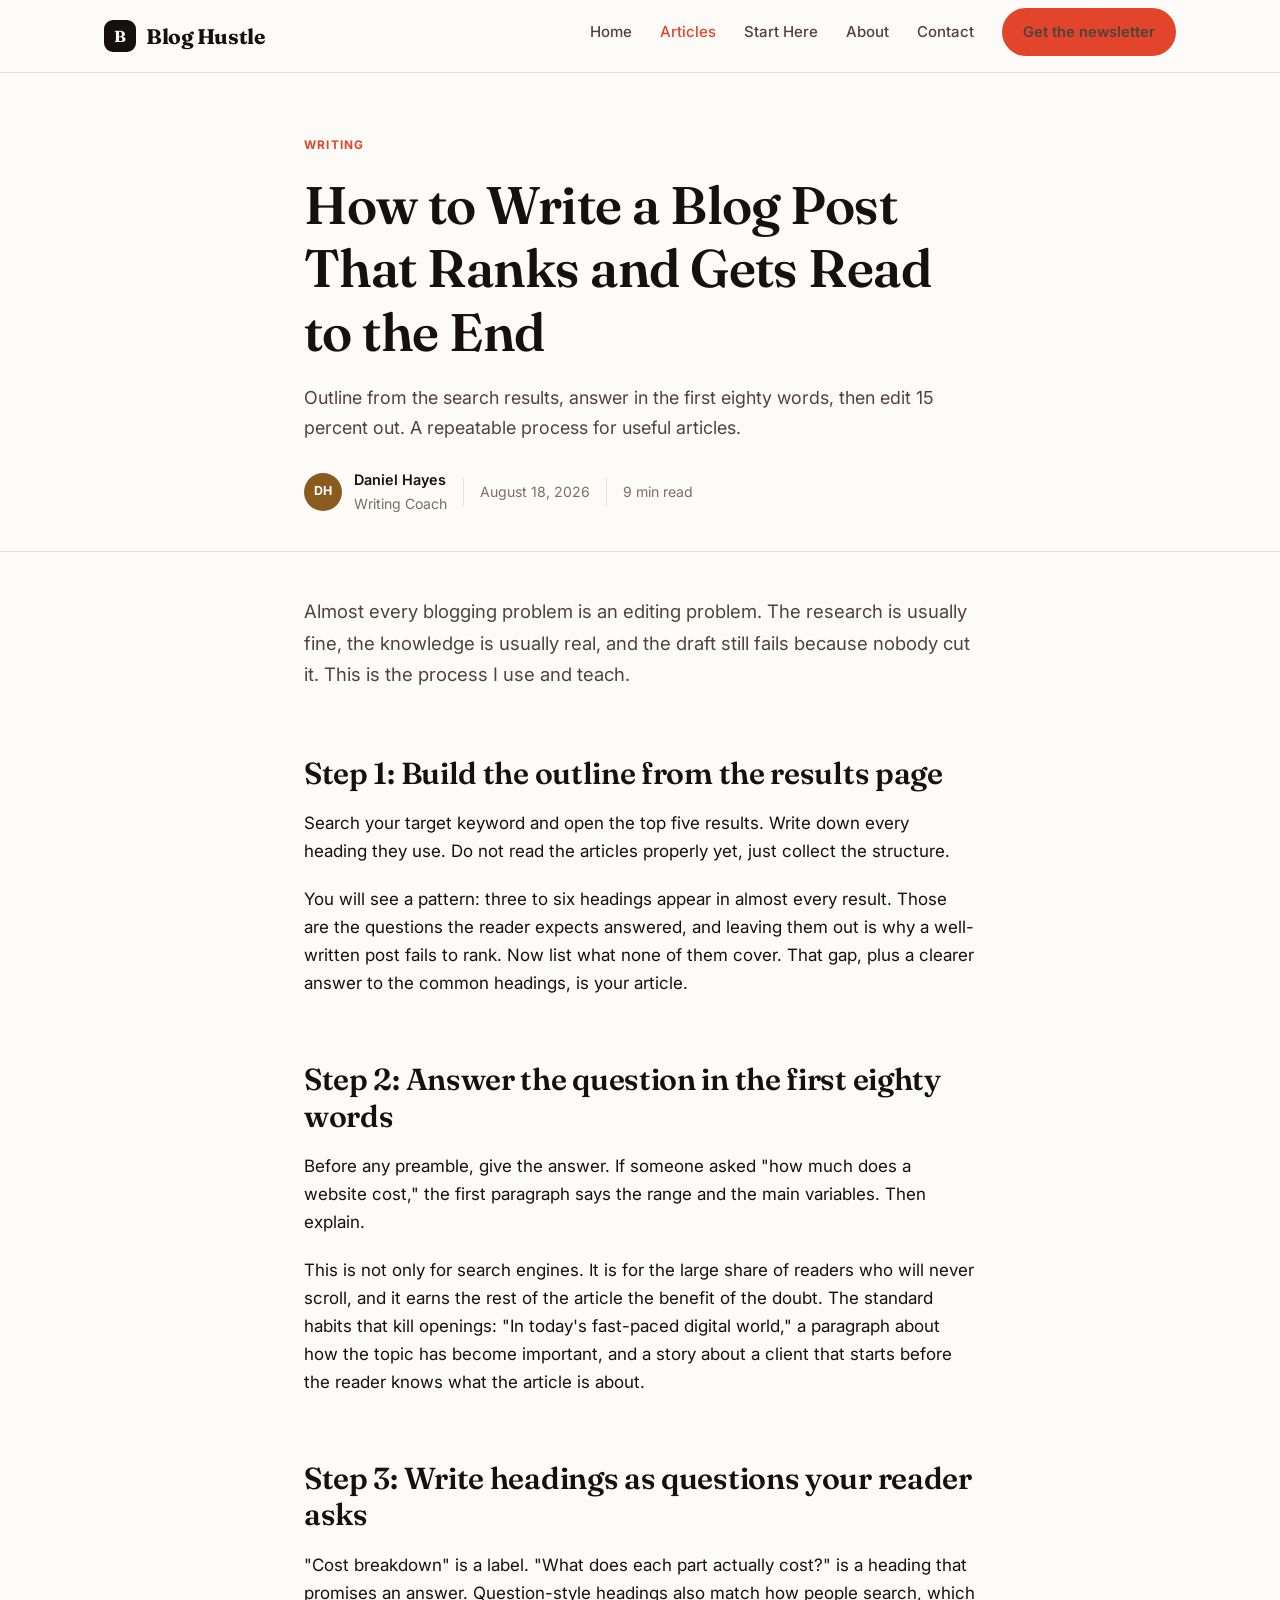
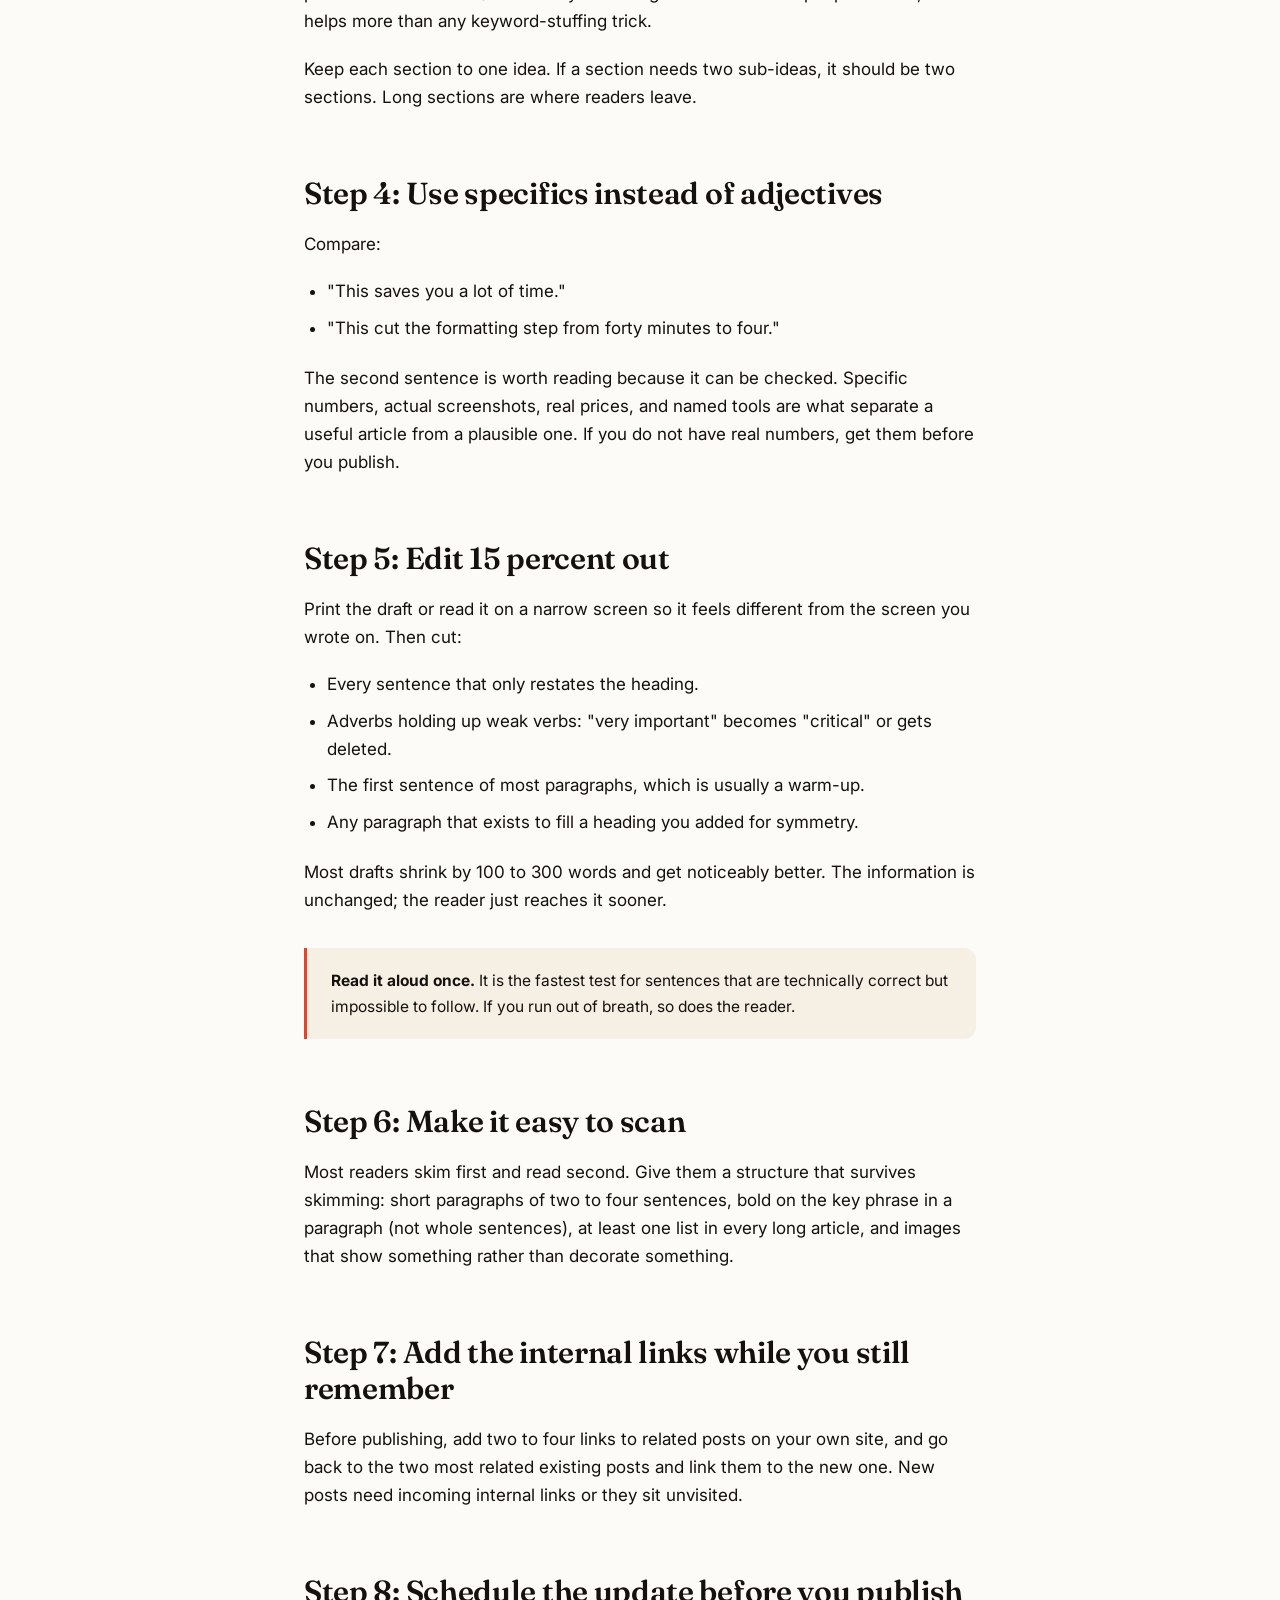
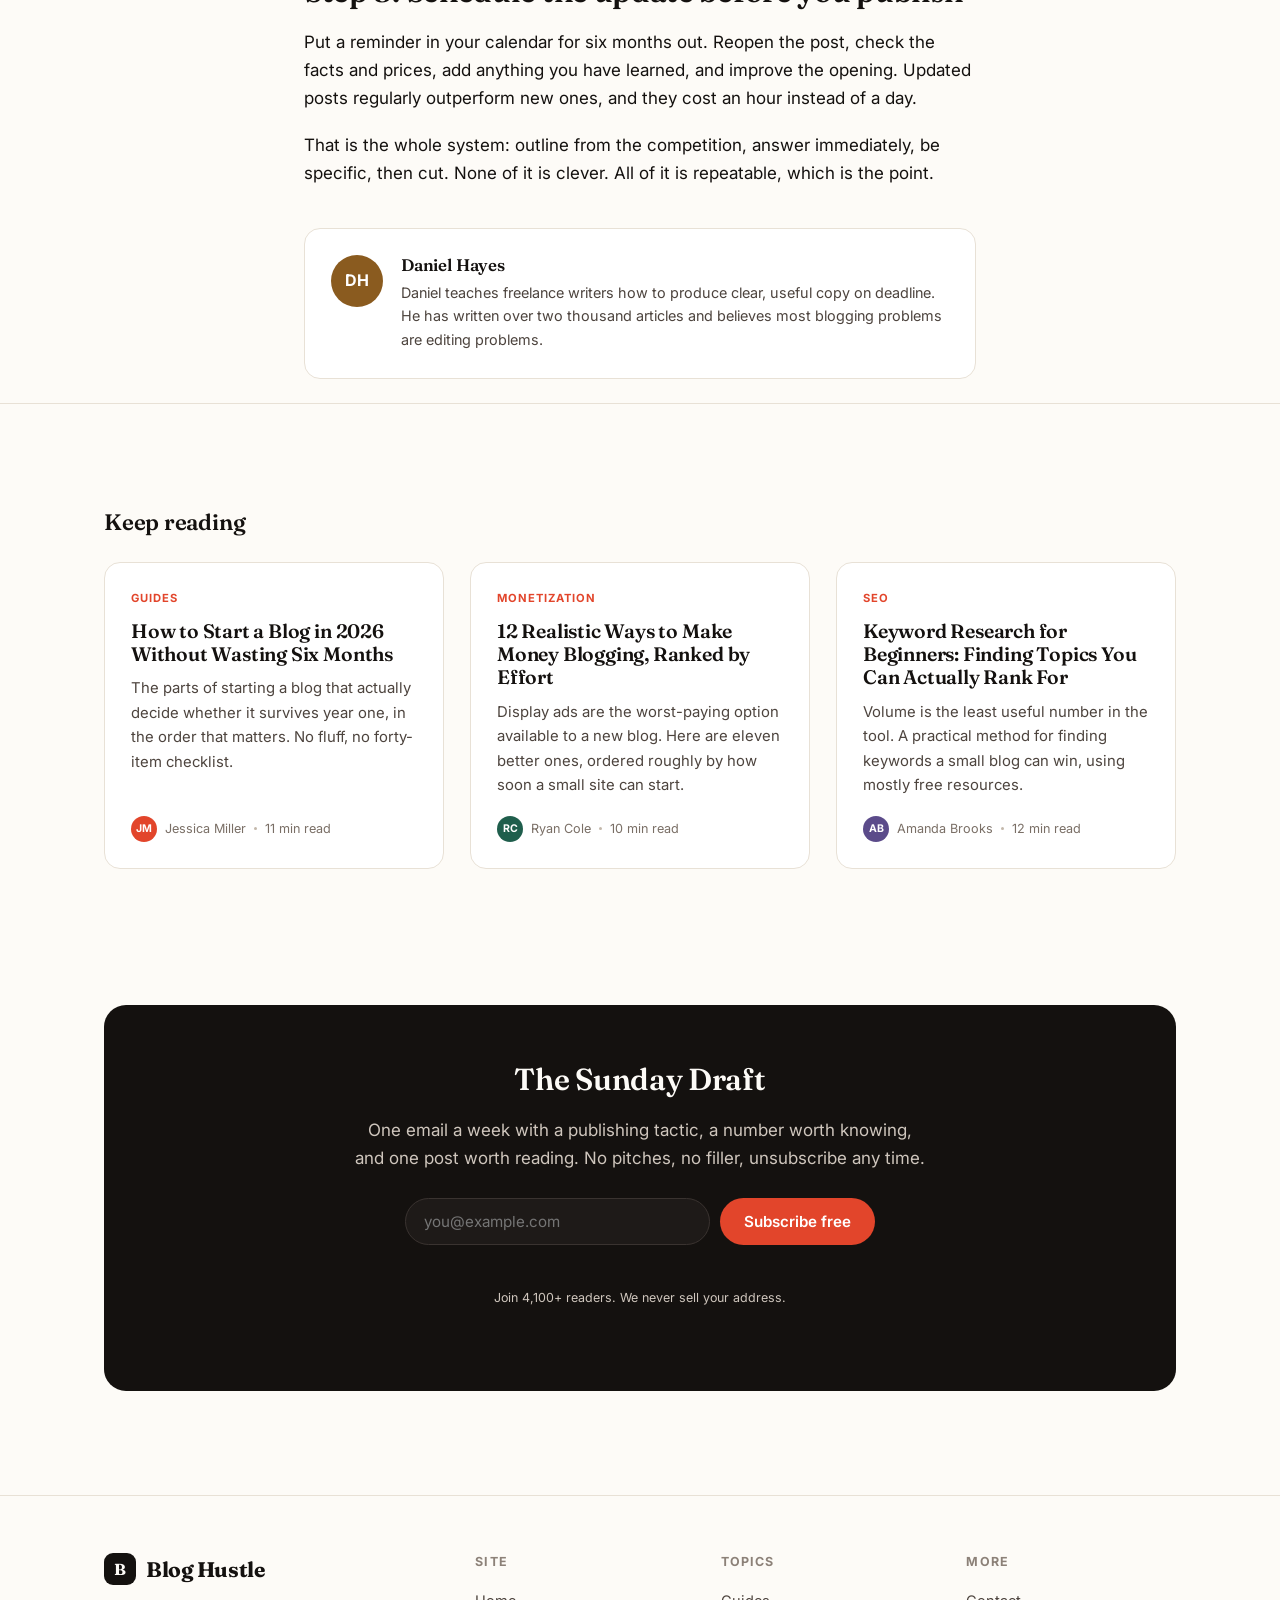
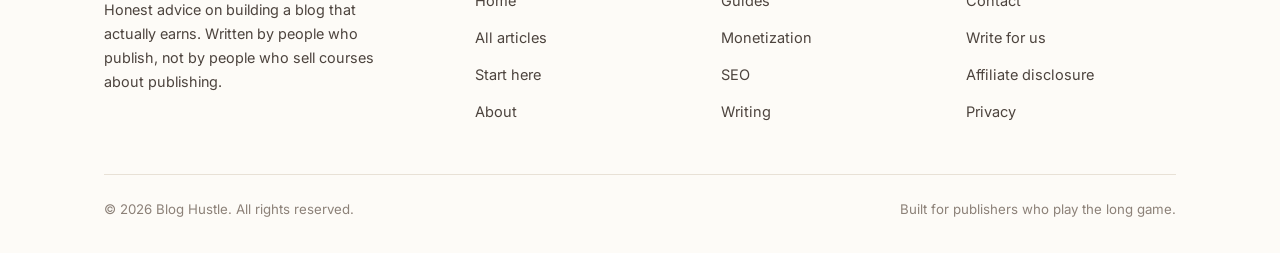
<file: posts/write-blog-posts-that-rank.html>
<!DOCTYPE html>
<html lang="en">
<head>
<meta charset="utf-8">
<meta name="viewport" content="width=device-width, initial-scale=1">
<title>How to Write a Blog Post That Ranks and Gets Read to the End | Blog Hustle</title>
<meta name="description" content="Outline from the search results, answer in the first eighty words, then edit 15 percent out. A repeatable process for useful articles.">
<meta property="og:title" content="How to Write a Blog Post That Ranks and Gets Read to the End | Blog Hustle">
<meta property="og:description" content="Outline from the search results, answer in the first eighty words, then edit 15 percent out. A repeatable process for useful articles.">
<meta property="og:type" content="website">
<meta name="twitter:card" content="summary_large_image">
<link rel="stylesheet" href="../assets/style.css">
<link rel="icon" href="data:image/svg+xml,<svg xmlns='http://www.w3.org/2000/svg' viewBox='0 0 100 100'><rect width='100' height='100' rx='22' fill='%2314110f'/><text y='68' x='50' font-size='54' font-family='Georgia,serif' fill='%23fdfbf7' text-anchor='middle'>B</text></svg>">
</head>
<body>
<header class="site">
  <div class="wrap nav">
    <a class="brand" href="../index.html"><span class="mark">B</span> Blog Hustle</a>
    <button class="nav-toggle" aria-expanded="false" aria-label="Toggle menu">Menu</button>
    <ul class="nav-links">
      <li><a href="../index.html">Home</a></li>
      <li><a href="../blog.html" style="color:var(--accent)">Articles</a></li>
      <li><a href="../start-here.html">Start Here</a></li>
      <li><a href="../about.html">About</a></li>
      <li><a href="../contact.html">Contact</a></li>
      <li><a class="btn btn-primary" href="../start-here.html#newsletter">Get the newsletter</a></li>
    </ul>
  </div>
</header>

<div class="progress"></div>
<main>
  <div class="post-header">
    <div class="narrow">
      <span class="tag">Writing</span>
      <h1>How to Write a Blog Post That Ranks and Gets Read to the End</h1>
      <p class="dek">Outline from the search results, answer in the first eighty words, then edit 15 percent out. A repeatable process for useful articles.</p>
      <div class="byline">
        <span class="avatar" style="background:#8a5b1f">DH</span>
        <div>
          <strong>Daniel Hayes</strong>
          <span>Writing Coach</span>
        </div>
        <span class="sep"></span>
        <span>August 18, 2026</span>
        <span class="sep"></span>
        <span>9 min read</span>
      </div>
    </div>
  </div>

  <article class="post">
    <div class="narrow">
      
<p class="lead">Almost every blogging problem is an editing problem. The research is usually fine, the knowledge is usually real, and the draft still fails because nobody cut it. This is the process I use and teach.</p>

<h2>Step 1: Build the outline from the results page</h2>

<p>Search your target keyword and open the top five results. Write down every heading they use. Do not read the articles properly yet, just collect the structure.</p>

<p>You will see a pattern: three to six headings appear in almost every result. Those are the questions the reader expects answered, and leaving them out is why a well-written post fails to rank. Now list what none of them cover. That gap, plus a clearer answer to the common headings, is your article.</p>

<h2>Step 2: Answer the question in the first eighty words</h2>

<p>Before any preamble, give the answer. If someone asked "how much does a website cost," the first paragraph says the range and the main variables. Then explain.</p>

<p>This is not only for search engines. It is for the large share of readers who will never scroll, and it earns the rest of the article the benefit of the doubt. The standard habits that kill openings: "In today's fast-paced digital world," a paragraph about how the topic has become important, and a story about a client that starts before the reader knows what the article is about.</p>

<h2>Step 3: Write headings as questions your reader asks</h2>

<p>"Cost breakdown" is a label. "What does each part actually cost?" is a heading that promises an answer. Question-style headings also match how people search, which helps more than any keyword-stuffing trick.</p>

<p>Keep each section to one idea. If a section needs two sub-ideas, it should be two sections. Long sections are where readers leave.</p>

<h2>Step 4: Use specifics instead of adjectives</h2>

<p>Compare:</p>

<ul>
  <li>"This saves you a lot of time."</li>
  <li>"This cut the formatting step from forty minutes to four."</li>
</ul>

<p>The second sentence is worth reading because it can be checked. Specific numbers, actual screenshots, real prices, and named tools are what separate a useful article from a plausible one. If you do not have real numbers, get them before you publish.</p>

<h2>Step 5: Edit 15 percent out</h2>

<p>Print the draft or read it on a narrow screen so it feels different from the screen you wrote on. Then cut:</p>

<ul>
  <li>Every sentence that only restates the heading.</li>
  <li>Adverbs holding up weak verbs: "very important" becomes "critical" or gets deleted.</li>
  <li>The first sentence of most paragraphs, which is usually a warm-up.</li>
  <li>Any paragraph that exists to fill a heading you added for symmetry.</li>
</ul>

<p>Most drafts shrink by 100 to 300 words and get noticeably better. The information is unchanged; the reader just reaches it sooner.</p>

<div class="callout">
  <p><strong>Read it aloud once.</strong> It is the fastest test for sentences that are technically correct but impossible to follow. If you run out of breath, so does the reader.</p>
</div>

<h2>Step 6: Make it easy to scan</h2>

<p>Most readers skim first and read second. Give them a structure that survives skimming: short paragraphs of two to four sentences, bold on the key phrase in a paragraph (not whole sentences), at least one list in every long article, and images that show something rather than decorate something.</p>

<h2>Step 7: Add the internal links while you still remember</h2>

<p>Before publishing, add two to four links to related posts on your own site, and go back to the two most related existing posts and link them to the new one. New posts need incoming internal links or they sit unvisited.</p>

<h2>Step 8: Schedule the update before you publish</h2>

<p>Put a reminder in your calendar for six months out. Reopen the post, check the facts and prices, add anything you have learned, and improve the opening. Updated posts regularly outperform new ones, and they cost an hour instead of a day.</p>

<p>That is the whole system: outline from the competition, answer immediately, be specific, then cut. None of it is clever. All of it is repeatable, which is the point.</p>


      <div class="author-box">
        <span class="avatar" style="background:#8a5b1f">DH</span>
        <div>
          <h4>Daniel Hayes</h4>
          <p>Daniel teaches freelance writers how to produce clear, useful copy on deadline. He has written over two thousand articles and believes most blogging problems are editing problems.</p>
        </div>
      </div>
    </div>
  </article>

  <section class="related">
    <div class="wrap">
      <h2>Keep reading</h2>
      <div class="grid">
        
<a class="card" href="../posts/how-to-start-a-blog.html" data-post data-cat="guides">
  <span class="tag">Guides</span>
  <h3>How to Start a Blog in 2026 Without Wasting Six Months</h3>
  <p>The parts of starting a blog that actually decide whether it survives year one, in the order that matters. No fluff, no forty-item checklist.</p>
  <span class="meta"><span class="avatar" style="background:#e2452b">JM</span> <span>Jessica Miller</span><span class="dot"></span><span>11 min read</span></span>
</a>


<a class="card" href="../posts/ways-to-make-money-blogging.html" data-post data-cat="monetization">
  <span class="tag">Monetization</span>
  <h3>12 Realistic Ways to Make Money Blogging, Ranked by Effort</h3>
  <p>Display ads are the worst-paying option available to a new blog. Here are eleven better ones, ordered roughly by how soon a small site can start.</p>
  <span class="meta"><span class="avatar" style="background:#1f5e4c">RC</span> <span>Ryan Cole</span><span class="dot"></span><span>10 min read</span></span>
</a>


<a class="card" href="../posts/keyword-research-for-beginners.html" data-post data-cat="seo">
  <span class="tag">SEO</span>
  <h3>Keyword Research for Beginners: Finding Topics You Can Actually Rank For</h3>
  <p>Volume is the least useful number in the tool. A practical method for finding keywords a small blog can win, using mostly free resources.</p>
  <span class="meta"><span class="avatar" style="background:#5b4b8a">AB</span> <span>Amanda Brooks</span><span class="dot"></span><span>12 min read</span></span>
</a>

      </div>
    </div>
  </section>

  
<section class="block">
  <div class="wrap">
    <div class="newsletter" id="newsletter">
      <h2>The Sunday Draft</h2>
      <p>One email a week with a publishing tactic, a number worth knowing, and one post worth reading. No pitches, no filler, unsubscribe any time.</p>
      <form class="news-form" id="newsletterForm" novalidate>
        <input type="email" name="email" placeholder="you@example.com" aria-label="Email address" required>
        <button type="submit">Subscribe free</button>
      </form>
      <p class="form-msg" id="newsletterMsg"></p>
      <p class="form-note">Join 4,100+ readers. We never sell your address.</p>
    </div>
  </div>
</section>

</main>
<script type="application/ld+json">{"@context": "https://schema.org", "@type": "BlogPosting", "headline": "How to Write a Blog Post That Ranks and Gets Read to the End", "description": "Outline from the search results, answer in the first eighty words, then edit 15 percent out. A repeatable process for useful articles.", "datePublished": "2026-08-18", "author": {"@type": "Person", "name": "Daniel Hayes"}, "publisher": {"@type": "Organization", "name": "Blog Hustle"}, "articleSection": "Writing"}</script>

<footer class="site">
  <div class="wrap">
    <div class="foot-grid">
      <div class="foot-brand">
        <a class="brand" href="../index.html"><span class="mark">B</span> Blog Hustle</a>
        <p>Honest advice on building a blog that actually earns. Written by people who publish, not by people who sell courses about publishing.</p>
      </div>
      <div class="foot-col">
        <h5>Site</h5>
        <ul>
          <li><a href="../index.html">Home</a></li>
          <li><a href="../blog.html">All articles</a></li>
          <li><a href="../start-here.html">Start here</a></li>
          <li><a href="../about.html">About</a></li>
        </ul>
      </div>
      <div class="foot-col">
        <h5>Topics</h5>
        <ul>
          <li><a href="../blog.html?cat=guides">Guides</a></li>
          <li><a href="../blog.html?cat=monetization">Monetization</a></li>
          <li><a href="../blog.html?cat=seo">SEO</a></li>
          <li><a href="../blog.html?cat=writing">Writing</a></li>
        </ul>
      </div>
      <div class="foot-col">
        <h5>More</h5>
        <ul>
          <li><a href="../contact.html">Contact</a></li>
          <li><a href="../contact.html">Write for us</a></li>
          <li><a href="../about.html#disclosure">Affiliate disclosure</a></li>
          <li><a href="../about.html#privacy">Privacy</a></li>
        </ul>
      </div>
    </div>
    <div class="foot-bottom">
      <span>&copy; 2026 Blog Hustle. All rights reserved.</span>
      <span>Built for publishers who play the long game.</span>
    </div>
  </div>
</footer>
<script src="../assets/app.js"></script>
</body>
</html>
</file>
<file: assets/style.css>
@import url('https://fonts.googleapis.com/css2?family=Fraunces:opsz,wght@9..144,400;9..144,600;9..144,700&family=Inter:wght@400;500;600;700&display=swap');

:root{
  --ink:#14110f;
  --ink-soft:#4d443e;
  --cream:#fdfbf7;
  --line:#e8e1d6;
  --accent:#e2452b;
  --accent-dark:#b8331d;
  --muted:#f5efe4;
  --card:#ffffff;
}

*{box-sizing:border-box;}
html{scroll-behavior:smooth;}
body{
  margin:0;
  background:var(--cream);
  color:var(--ink);
  font-family:'Inter',system-ui,-apple-system,sans-serif;
  font-size:17px;
  line-height:1.65;
  -webkit-font-smoothing:antialiased;
}
img{max-width:100%;display:block;}
a{color:inherit;}
h1,h2,h3,h4{font-family:'Fraunces',Georgia,serif;font-weight:600;line-height:1.2;letter-spacing:-0.01em;margin:0 0 .6em;}
h1{font-size:clamp(2rem,4.2vw,3.3rem);}
h2{font-size:clamp(1.45rem,2.4vw,1.9rem);margin-top:2.2em;}
h3{font-size:1.2rem;}
p{margin:0 0 1.15em;}
ul,ol{margin:0 0 1.3em;padding-left:1.35em;}
li{margin-bottom:.5em;}
code{background:var(--muted);padding:.15em .4em;border-radius:4px;font-size:.9em;}

.wrap{max-width:1120px;margin:0 auto;padding:0 24px;}
.narrow{max-width:720px;margin:0 auto;padding:0 24px;}

/* header */
header.site{
  position:sticky;top:0;z-index:50;
  background:rgba(253,251,247,.88);
  backdrop-filter:blur(12px);
  border-bottom:1px solid var(--line);
}
.nav{display:flex;align-items:center;justify-content:space-between;height:72px;}
.brand{display:flex;align-items:center;gap:10px;font-family:'Fraunces',serif;font-weight:700;font-size:1.32rem;text-decoration:none;letter-spacing:-.02em;}
.brand .mark{
  width:32px;height:32px;border-radius:9px;background:var(--ink);color:var(--cream);
  display:grid;place-items:center;font-size:1rem;font-family:'Fraunces',serif;
}
.nav-links{display:flex;align-items:center;gap:28px;list-style:none;margin:0;padding:0;font-size:.94rem;font-weight:500;}
.nav-links a{text-decoration:none;color:var(--ink-soft);transition:color .15s;}
.nav-links a:hover{color:var(--accent);}
.btn{
  display:inline-block;text-decoration:none;font-weight:600;font-size:.92rem;
  padding:11px 20px;border-radius:999px;border:1px solid transparent;
  transition:transform .15s ease, background .15s ease;
}
.btn-primary{background:var(--accent);color:#fff;}
.btn-primary:hover{background:var(--accent-dark);transform:translateY(-1px);}
.btn-ghost{border-color:var(--line);color:var(--ink);background:transparent;}
.btn-ghost:hover{border-color:var(--ink);}
.nav-toggle{display:none;background:none;border:1px solid var(--line);border-radius:8px;padding:8px 10px;cursor:pointer;font-size:1rem;}

/* hero */
.hero{padding:72px 0 56px;border-bottom:1px solid var(--line);}
.hero-grid{display:grid;grid-template-columns:1.15fr .85fr;gap:56px;align-items:center;}
.eyebrow{
  display:inline-flex;align-items:center;gap:8px;font-size:.76rem;font-weight:700;
  letter-spacing:.1em;text-transform:uppercase;color:var(--accent);margin-bottom:18px;
}
.hero h1{margin-bottom:20px;}
.hero p.lede{font-size:1.13rem;color:var(--ink-soft);max-width:46ch;margin-bottom:28px;}
.hero-actions{display:flex;gap:12px;flex-wrap:wrap;}
.hero-note{margin-top:22px;font-size:.86rem;color:#7a6f66;}

.feature-card{
  background:var(--card);border:1px solid var(--line);border-radius:18px;
  padding:26px;text-decoration:none;display:block;
  box-shadow:0 18px 40px -28px rgba(20,17,15,.35);
  transition:transform .18s ease, box-shadow .18s ease;
}
.feature-card:hover{transform:translateY(-3px);box-shadow:0 24px 48px -26px rgba(20,17,15,.4);}
.feature-card .tag{font-size:.72rem;font-weight:700;text-transform:uppercase;letter-spacing:.09em;color:var(--accent);}
.feature-card h3{font-size:1.45rem;margin:12px 0 10px;}
.feature-card p{color:var(--ink-soft);font-size:.95rem;margin:0;}
.feature-meta{margin-top:18px;font-size:.8rem;color:#7a6f66;display:flex;gap:10px;align-items:center;}

/* sections */
section.block{padding:64px 0;}
.section-head{display:flex;align-items:flex-end;justify-content:space-between;gap:24px;margin-bottom:32px;flex-wrap:wrap;}
.section-head h2{margin:0;}
.section-head p{margin:6px 0 0;color:var(--ink-soft);font-size:.98rem;}
.section-head a{font-size:.9rem;font-weight:600;text-decoration:none;color:var(--accent);white-space:nowrap;}

/* cards */
.grid{display:grid;grid-template-columns:repeat(auto-fill,minmax(300px,1fr));gap:26px;}
.card{
  background:var(--card);border:1px solid var(--line);border-radius:16px;
  padding:26px;display:flex;flex-direction:column;text-decoration:none;
  transition:transform .18s ease, border-color .18s ease;
}
.card:hover{transform:translateY(-3px);border-color:#d5cabb;}
.card .tag{font-size:.7rem;font-weight:700;text-transform:uppercase;letter-spacing:.09em;color:var(--accent);margin-bottom:12px;}
.card h3{font-size:1.22rem;margin:0 0 10px;}
.card p{color:var(--ink-soft);font-size:.93rem;margin:0 0 18px;}
.card .meta{margin-top:auto;font-size:.79rem;color:#7a6f66;display:flex;align-items:center;gap:8px;}
.avatar{
  width:26px;height:26px;border-radius:50%;display:grid;place-items:center;
  font-size:.66rem;font-weight:700;color:#fff;flex-shrink:0;
}
.dot{width:3px;height:3px;border-radius:50%;background:#c3b8ab;}

/* category strip */
.cats{display:flex;gap:10px;flex-wrap:wrap;}
.chip{
  text-decoration:none;font-size:.86rem;font-weight:600;padding:9px 16px;border-radius:999px;
  border:1px solid var(--line);background:var(--card);color:var(--ink-soft);
  transition:.15s;
}
.chip:hover{border-color:var(--accent);color:var(--accent);}
.chip.active{background:var(--ink);color:var(--cream);border-color:var(--ink);}

/* newsletter */
.newsletter{background:var(--ink);color:var(--cream);border-radius:22px;padding:56px 48px;text-align:center;margin:0 auto;}
.newsletter h2{color:var(--cream);margin-top:0;}
.newsletter p{color:#cfc6bd;max-width:52ch;margin:0 auto 26px;}
.news-form{display:flex;gap:10px;justify-content:center;flex-wrap:wrap;max-width:470px;margin:0 auto;}
.news-form input{
  flex:1;min-width:220px;padding:13px 18px;border-radius:999px;border:1px solid #3a3330;
  background:#1e1a18;color:var(--cream);font-size:.95rem;font-family:inherit;
}
.news-form input:focus{outline:2px solid var(--accent);outline-offset:1px;}
.news-form button{
  padding:13px 24px;border-radius:999px;border:none;background:var(--accent);color:#fff;
  font-weight:600;font-size:.95rem;cursor:pointer;font-family:inherit;
}
.news-form button:hover{background:var(--accent-dark);}
.form-note{margin-top:14px;font-size:.78rem;color:#8f857d;}
.form-msg{margin-top:14px;font-size:.9rem;color:#7ee0b8;min-height:1.2em;}

/* post */
.post-header{padding:56px 0 36px;border-bottom:1px solid var(--line);}
.post-header .tag{font-size:.74rem;font-weight:700;text-transform:uppercase;letter-spacing:.1em;color:var(--accent);}
.post-header h1{margin:16px 0 20px;}
.post-header .dek{font-size:1.12rem;color:var(--ink-soft);max-width:62ch;margin:0 0 26px;}
.byline{display:flex;align-items:center;gap:12px;font-size:.88rem;color:#7a6f66;}
.byline .avatar{width:38px;height:38px;font-size:.78rem;}
.byline strong{color:var(--ink);font-weight:600;display:block;font-size:.9rem;}
.byline .sep{width:1px;height:28px;background:var(--line);margin:0 4px;}

.progress{position:fixed;top:0;left:0;height:3px;background:var(--accent);width:0;z-index:60;}

article.post{padding:44px 0 24px;}
article.post .lead{font-size:1.16rem;color:var(--ink-soft);line-height:1.7;}
article.post p{max-width:none;}
article.post h2{margin-top:2.1em;}
article.post table{width:100%;border-collapse:collapse;margin:0 0 1.6em;font-size:.92rem;}
article.post th,article.post td{text-align:left;padding:12px 14px;border-bottom:1px solid var(--line);vertical-align:top;}
article.post th{background:var(--muted);font-weight:600;font-size:.84rem;text-transform:uppercase;letter-spacing:.04em;}
article.post tr:last-child td{border-bottom:none;}
.callout{
  background:var(--muted);border-left:3px solid var(--accent);border-radius:0 12px 12px 0;
  padding:20px 24px;margin:2em 0;
}
.callout p{margin:0;font-size:.97rem;}

.author-box{
  display:flex;gap:18px;align-items:flex-start;background:var(--card);border:1px solid var(--line);
  border-radius:16px;padding:26px;margin:40px 0 0;
}
.author-box .avatar{width:52px;height:52px;font-size:1rem;}
.author-box h4{margin:0 0 6px;font-size:1.05rem;font-family:'Fraunces',serif;}
.author-box p{margin:0;font-size:.9rem;color:var(--ink-soft);}

/* about / contact */
.page-head{padding:64px 0 40px;border-bottom:1px solid var(--line);}
.page-head h1{margin-bottom:16px;}
.page-head p{color:var(--ink-soft);font-size:1.08rem;max-width:60ch;margin:0;}
.prose{padding:48px 0;}
.prose h2{margin-top:2em;}
.team-grid{display:grid;grid-template-columns:repeat(auto-fill,minmax(240px,1fr));gap:22px;margin:2em 0;}
.team-card{background:var(--card);border:1px solid var(--line);border-radius:16px;padding:24px;}
.team-card .avatar{width:44px;height:44px;font-size:.9rem;margin-bottom:14px;}
.team-card h4{margin:0 0 4px;font-family:'Fraunces',serif;font-size:1.02rem;}
.team-card .role{font-size:.79rem;color:var(--accent);font-weight:600;text-transform:uppercase;letter-spacing:.06em;margin-bottom:10px;}
.team-card p{font-size:.88rem;color:var(--ink-soft);margin:0;}

.contact-grid{display:grid;grid-template-columns:1.1fr .9fr;gap:48px;align-items:start;}
form.contact-form{display:flex;flex-direction:column;gap:16px;}
form.contact-form label{font-size:.86rem;font-weight:600;display:block;margin-bottom:6px;}
form.contact-form input,form.contact-form textarea,form.contact-form select{
  width:100%;padding:12px 14px;border:1px solid var(--line);border-radius:10px;
  font-family:inherit;font-size:.95rem;background:var(--card);color:var(--ink);
}
form.contact-form input:focus,form.contact-form textarea:focus,form.contact-form select:focus{
  outline:2px solid var(--accent);outline-offset:1px;border-color:transparent;
}
form.contact-form textarea{min-height:140px;resize:vertical;}
form.contact-form button{
  align-self:flex-start;padding:13px 26px;border-radius:999px;border:none;
  background:var(--accent);color:#fff;font-weight:600;cursor:pointer;font-family:inherit;font-size:.95rem;
}
form.contact-form button:hover{background:var(--accent-dark);}
.info-box{background:var(--muted);border-radius:16px;padding:26px;}
.info-box h3{margin-top:0;font-size:1.05rem;}
.info-box p{font-size:.9rem;color:var(--ink-soft);margin-bottom:16px;}
.info-box p:last-child{margin-bottom:0;}
.info-box strong{color:var(--ink);}

/* search */
.search-wrap{margin-bottom:28px;}
.search-input{
  width:100%;max-width:420px;padding:12px 18px;border:1px solid var(--line);border-radius:999px;
  font-family:inherit;font-size:.95rem;background:var(--card);color:var(--ink);
}
.search-input:focus{outline:2px solid var(--accent);outline-offset:1px;border-color:transparent;}
.empty{color:var(--ink-soft);font-style:italic;padding:20px 0;display:none;}

/* related */
.related{border-top:1px solid var(--line);padding:56px 0 72px;}
.related h2{font-size:1.4rem;margin-bottom:26px;}

/* footer */
footer.site{border-top:1px solid var(--line);background:var(--cream);padding:56px 0 32px;margin-top:40px;}
.foot-grid{display:grid;grid-template-columns:1.6fr 1fr 1fr 1fr;gap:36px;margin-bottom:40px;}
.foot-brand p{color:var(--ink-soft);font-size:.9rem;max-width:34ch;margin-top:12px;}
.foot-col h5{font-size:.78rem;text-transform:uppercase;letter-spacing:.09em;color:#8c8178;margin:0 0 14px;font-weight:700;}
.foot-col ul{list-style:none;margin:0;padding:0;}
.foot-col li{margin-bottom:9px;}
.foot-col a{text-decoration:none;font-size:.91rem;color:var(--ink-soft);}
.foot-col a:hover{color:var(--accent);}
.foot-bottom{border-top:1px solid var(--line);padding-top:24px;display:flex;justify-content:space-between;gap:16px;flex-wrap:wrap;font-size:.83rem;color:#8c8178;}

/* 404 */
.center-page{min-height:52vh;display:grid;place-items:center;text-align:center;padding:80px 24px;}

@media (max-width:900px){
  .hero-grid{grid-template-columns:1fr;gap:36px;}
  .contact-grid{grid-template-columns:1fr;gap:32px;}
  .foot-grid{grid-template-columns:1fr 1fr;gap:28px;}
  .newsletter{padding:44px 26px;}
}
@media (max-width:720px){
  body{font-size:16px;}
  .nav-links{
    display:none;position:absolute;top:72px;left:0;right:0;background:var(--cream);
    border-bottom:1px solid var(--line);flex-direction:column;align-items:flex-start;
    gap:0;padding:8px 24px 20px;
  }
  .nav-links.open{display:flex;}
  .nav-links li{width:100%;padding:10px 0;border-bottom:1px solid var(--line);}
  .nav-links li:last-child{border-bottom:none;padding-top:16px;}
  .nav-toggle{display:block;}
  .hero{padding:48px 0 40px;}
  section.block{padding:48px 0;}
  .post-header{padding:40px 0 28px;}
  .author-box{flex-direction:column;}
  .foot-grid{grid-template-columns:1fr;}
}
</file>
